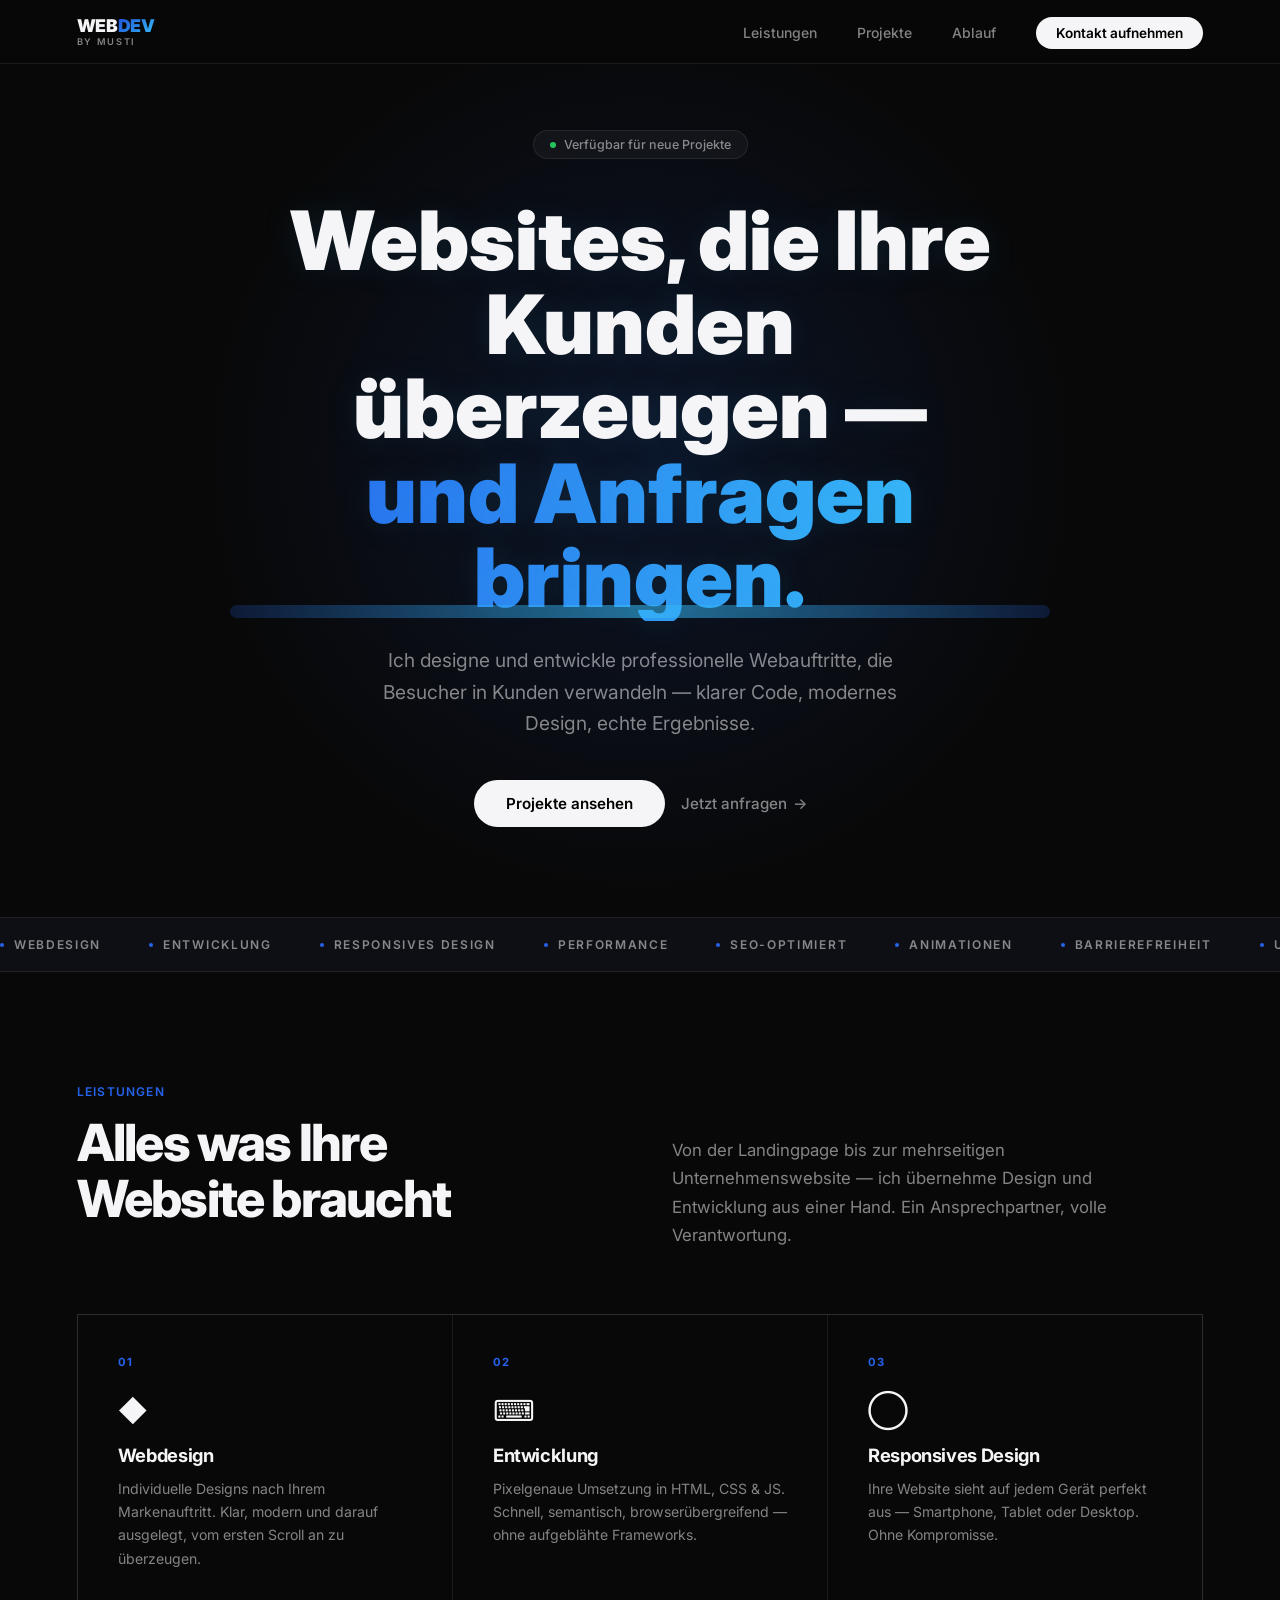
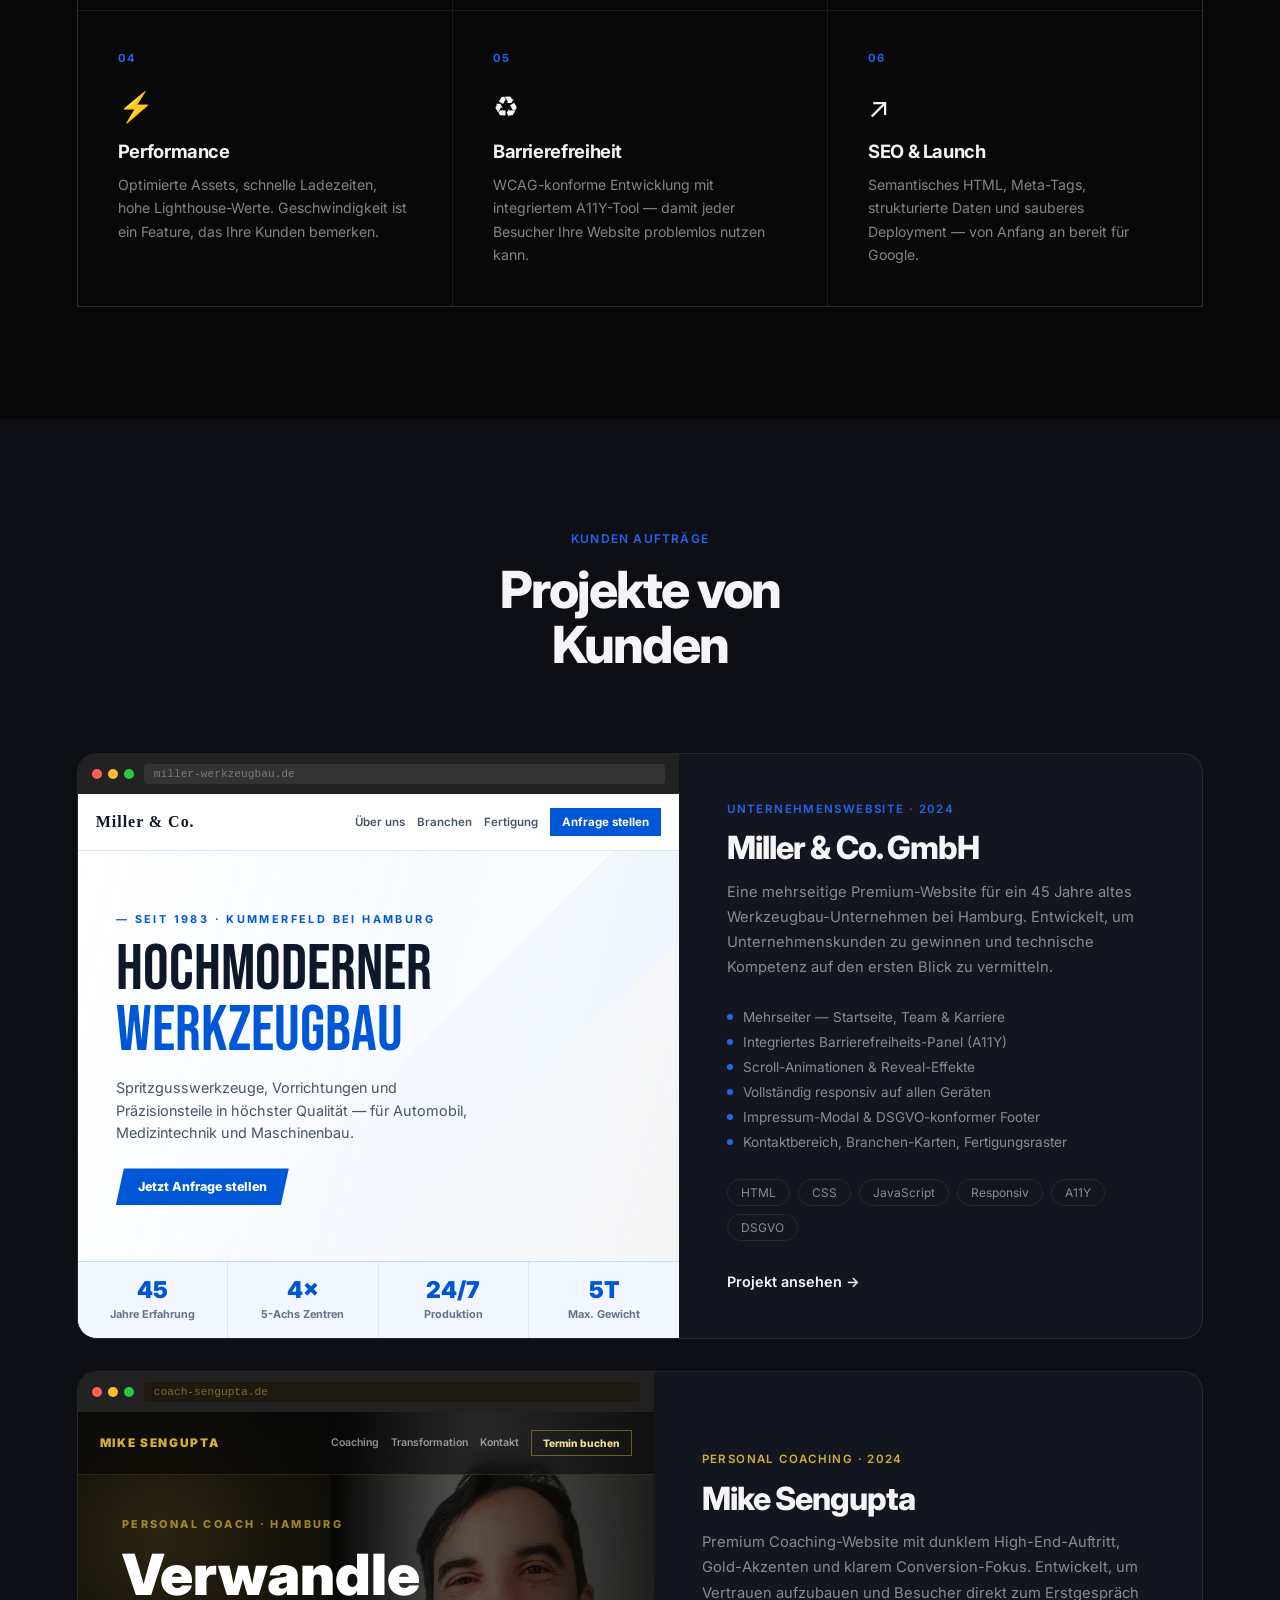
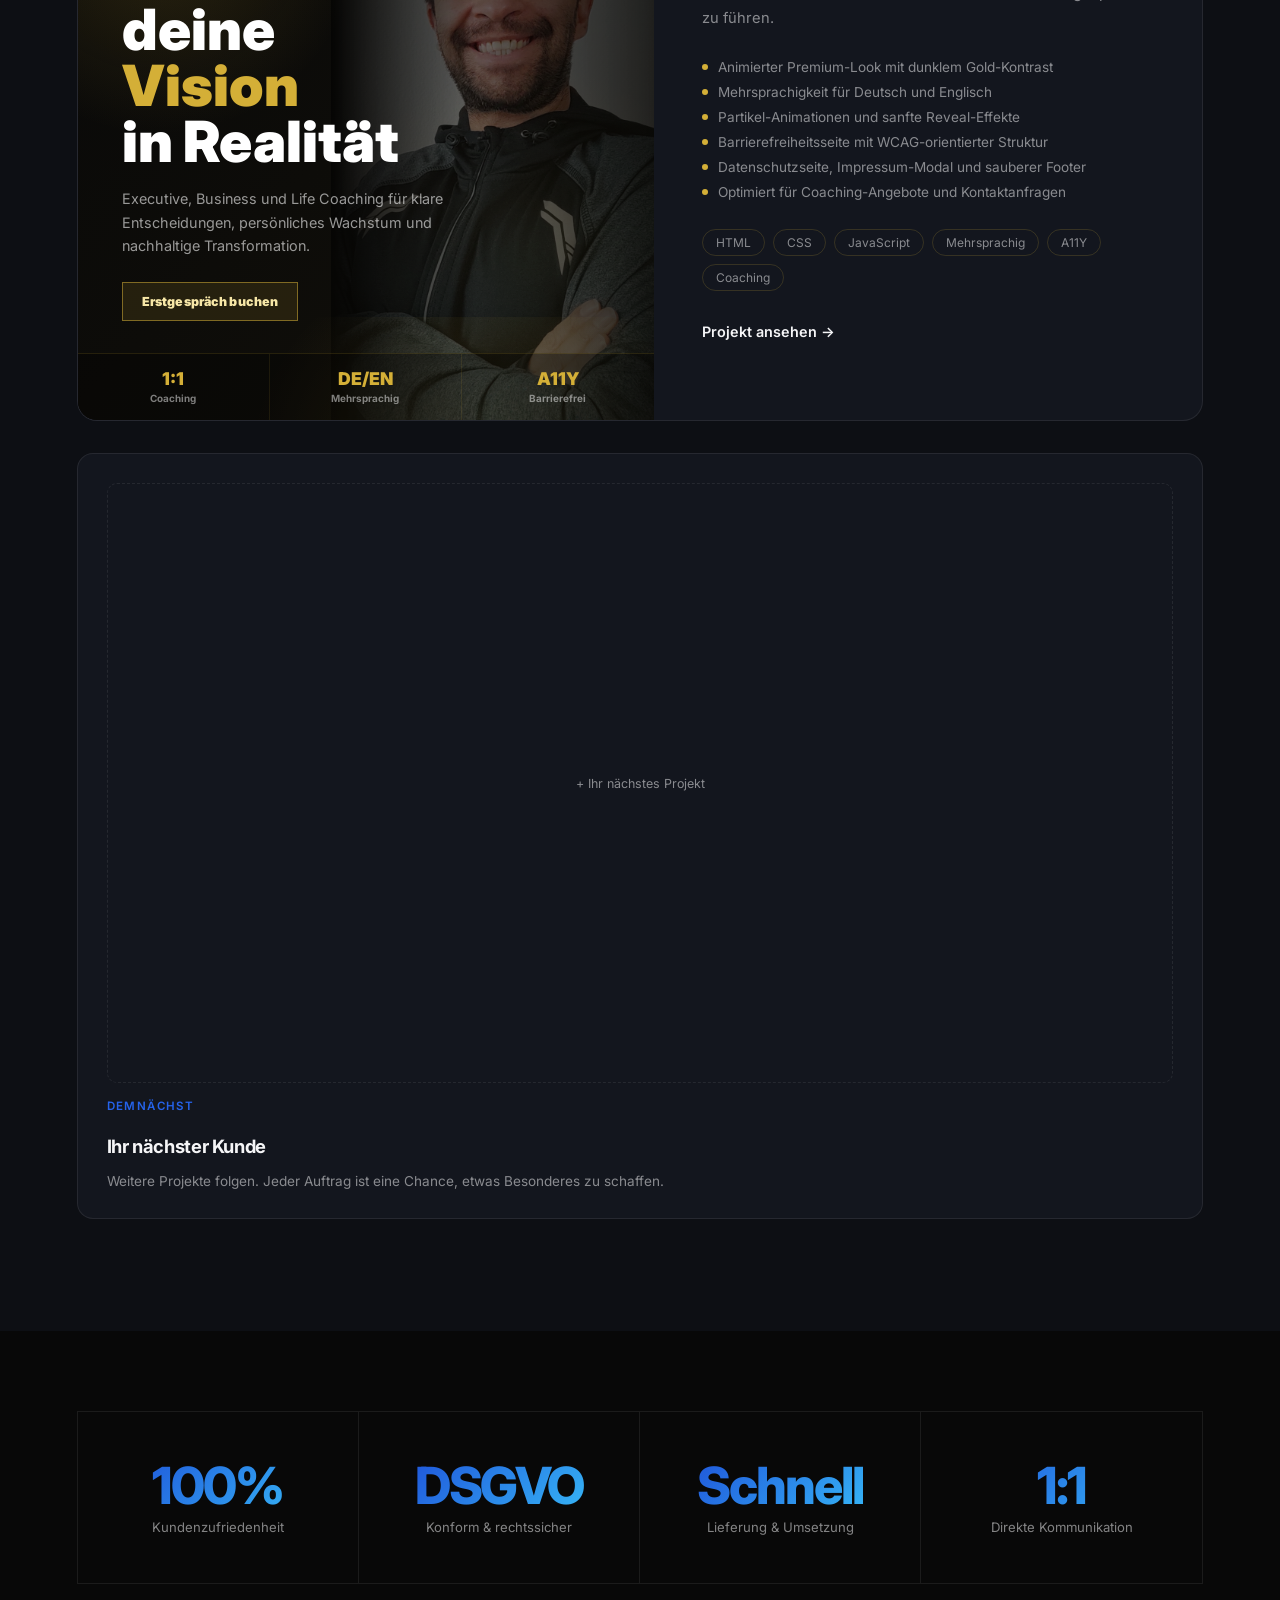
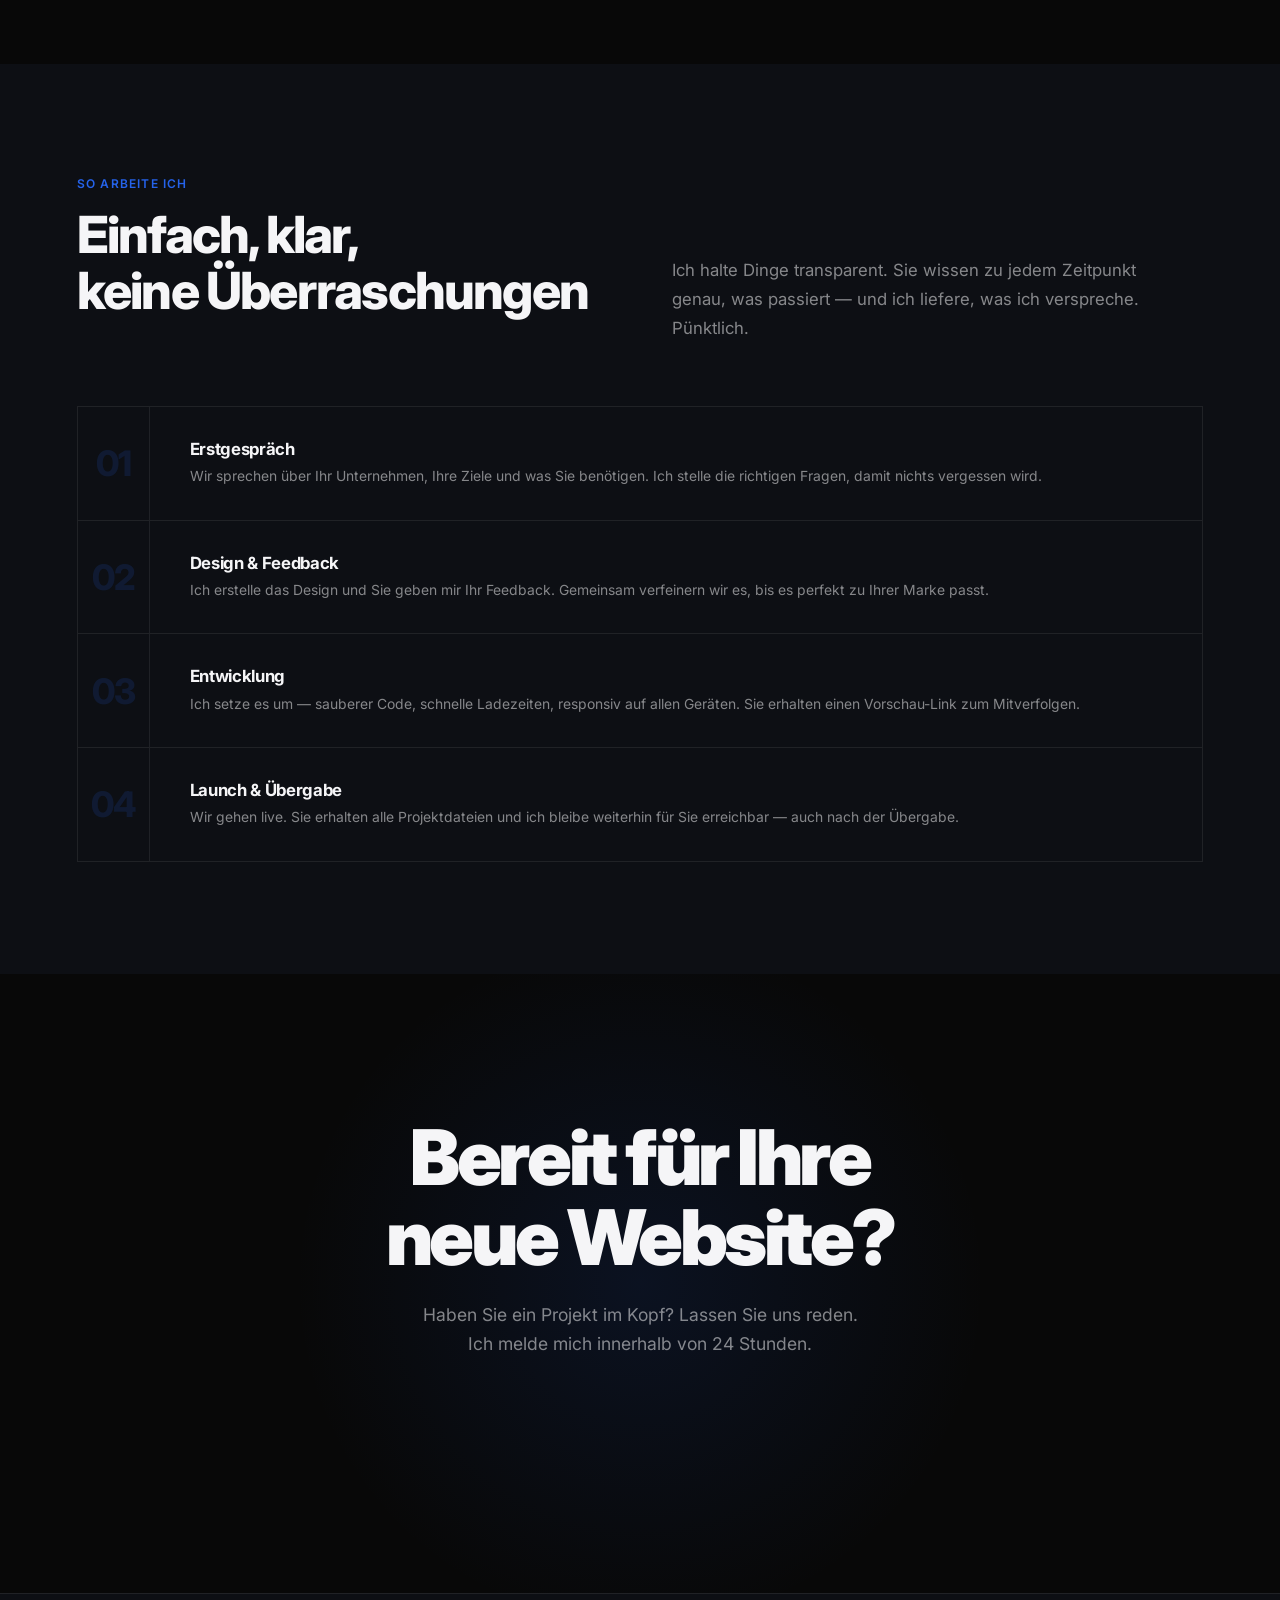
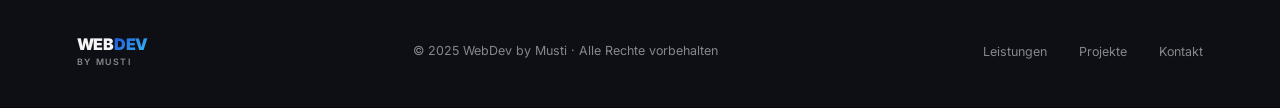
<file: index.html>
<!DOCTYPE html>
<html lang="en">
<head>
  <meta charset="UTF-8">
  <meta name="viewport" content="width=device-width, initial-scale=1.0">
  <title>WebDev by Musti — Experten für Websites & Apps</title>
  <link rel="preconnect" href="https://fonts.googleapis.com">
  <link href="https://fonts.googleapis.com/css2?family=Inter:wght@300;400;500;600;700;800;900&family=Bebas+Neue&display=swap" rel="stylesheet">
  <style>
    *, *::before, *::after { margin: 0; padding: 0; box-sizing: border-box; }

    :root {
      --bg:      #080808;
      --bg2:     #0d0f14;
      --bg3:     #13161e;
      --surface: rgba(255,255,255,0.04);
      --border:  rgba(255,255,255,0.08);
      --text:    #f5f5f7;
      --muted:   rgba(245,245,247,0.52);
      --accent:  #2563eb;
      --accent2: #38bdf8;
      --grad:    linear-gradient(135deg, #1d4ed8, #38bdf8);
    }

    html { scroll-behavior: smooth; }

    body {
      background: var(--bg);
      color: var(--text);
      font-family: 'Inter', -apple-system, BlinkMacSystemFont, sans-serif;
      overflow-x: hidden;
      -webkit-font-smoothing: antialiased;
    }

    /* NAV */
    nav {
      position: fixed;
      top: 0; left: 0; right: 0;
      z-index: 100;
      height: 64px;
      padding: 0 6%;
      display: flex;
      align-items: center;
      justify-content: space-between;
      background: rgba(8,8,8,0.82);
      backdrop-filter: blur(20px) saturate(1.8);
      border-bottom: 1px solid var(--border);
    }

    .logo {
      display: flex;
      flex-direction: column;
      line-height: 1;
      text-decoration: none;
      gap: 2px;
    }
    .logo-main {
      font-size: 1.1rem;
      font-weight: 900;
      letter-spacing: -0.02em;
      color: var(--text);
    }
    .logo-main em {
      font-style: normal;
      background: var(--grad);
      -webkit-background-clip: text;
      -webkit-text-fill-color: transparent;
    }
    .logo-sub {
      font-size: 0.58rem;
      font-weight: 600;
      letter-spacing: 0.18em;
      text-transform: uppercase;
      color: var(--muted);
    }

    .nav-links { display: flex; gap: 2.5rem; list-style: none; }
    .nav-links a {
      color: var(--muted);
      text-decoration: none;
      font-size: 0.875rem;
      font-weight: 500;
      transition: color 0.2s;
    }
    .nav-links a:hover { color: var(--text); }

    .nav-cta {
      background: var(--text) !important;
      color: #000 !important;
      padding: 8px 20px;
      border-radius: 100px;
      font-weight: 600 !important;
      font-size: 0.85rem !important;
      transition: opacity 0.2s !important;
    }
    .nav-cta:hover { opacity: 0.85 !important; }

    /* HERO */
    #hero {
      min-height: 100vh;
      display: flex;
      flex-direction: column;
      align-items: center;
      justify-content: center;
      text-align: center;
      padding: 130px 6% 90px;
      position: relative;
      overflow: hidden;
    }

    .hero-glow {
      position: absolute;
      width: 900px; height: 900px;
      border-radius: 50%;
      background: radial-gradient(circle, rgba(37,99,235,0.14) 0%, transparent 70%);
      top: 50%; left: 50%;
      transform: translate(-50%, -50%);
      pointer-events: none;
    }

    .hero-badge {
      display: inline-flex;
      align-items: center;
      gap: 8px;
      padding: 6px 16px;
      border: 1px solid var(--border);
      border-radius: 100px;
      font-size: 0.78rem;
      font-weight: 500;
      color: var(--muted);
      margin-bottom: 2.5rem;
      background: var(--surface);
      opacity: 0;
      animation: fadeUp 0.8s 0.2s forwards;
    }

    .badge-dot {
      width: 6px; height: 6px;
      border-radius: 50%;
      background: #22c55e;
      animation: blink 2s infinite;
    }

    @keyframes blink {
      0%, 100% { opacity: 1; }
      50% { opacity: 0.3; }
    }

    .hero-title {
      position: relative;
      font-size: clamp(2.45rem, 6.4vw, 5.8rem);
      font-weight: 900;
      line-height: 1.03;
      letter-spacing: 0;
      color: var(--text);
      max-width: 820px;
      text-wrap: balance;
      text-shadow: 0 0 34px rgba(56,189,248,0.10);
      perspective: 900px;
    }

    .hero-line {
      display: block;
      opacity: 0;
      transform: translateY(30px) rotateX(14deg) scale(0.98);
      transform-origin: 50% 100%;
      filter: blur(10px);
      animation: titleLineIn 0.85s cubic-bezier(0.16, 1, 0.3, 1) forwards;
      will-change: transform, opacity, filter;
    }

    .hero-line:nth-child(1) { animation-delay: 0.32s; }
    .hero-line:nth-child(2) { animation-delay: 0.46s; }
    .hero-line:nth-child(3) { animation-delay: 0.60s; }

    .hero-line-accent {
      position: relative;
      width: fit-content;
      margin-inline: auto;
    }

    .hero-title .g {
      position: relative;
      display: inline-block;
      isolation: isolate;
      background: linear-gradient(100deg, #2563eb 0%, #38bdf8 38%, #f5f5f7 52%, #38bdf8 68%, #2563eb 100%);
      background-size: 240% 100%;
      -webkit-background-clip: text;
      -webkit-text-fill-color: transparent;
      animation: gradientFlow 4.8s ease-in-out 1.1s infinite;
    }

    .hero-title .g::after {
      content: '';
      position: absolute;
      left: 0;
      right: 0;
      bottom: 0.03em;
      z-index: -1;
      height: 0.16em;
      border-radius: 999px;
      background: linear-gradient(90deg, rgba(37,99,235,0.2), rgba(56,189,248,0.55), rgba(37,99,235,0.2));
      transform: scaleX(0);
      transform-origin: left;
      animation: accentSweep 0.8s cubic-bezier(0.16, 1, 0.3, 1) 1.15s forwards;
    }

    .hero-sub {
      margin-top: 1.5rem;
      font-size: clamp(1rem, 2vw, 1.2rem);
      font-weight: 400;
      color: var(--muted);
      max-width: 520px;
      line-height: 1.65;
      opacity: 0;
      animation: fadeUp 0.9s 0.6s forwards;
    }

    .hero-actions {
      margin-top: 2.5rem;
      display: flex;
      gap: 1rem;
      align-items: center;
      justify-content: center;
      flex-wrap: wrap;
      opacity: 0;
      animation: fadeUp 0.9s 0.8s forwards;
    }

    .btn-white {
      background: var(--text);
      color: #000;
      padding: 14px 32px;
      border-radius: 100px;
      font-size: 0.95rem;
      font-weight: 600;
      text-decoration: none;
      transition: all 0.2s;
    }
    .btn-white:hover {
      transform: scale(1.02);
      box-shadow: 0 0 30px rgba(255,255,255,0.12);
    }

    .btn-ghost {
      color: var(--muted);
      font-size: 0.95rem;
      font-weight: 500;
      text-decoration: none;
      display: inline-flex;
      align-items: center;
      gap: 6px;
      transition: color 0.2s;
    }
    .btn-ghost:hover { color: var(--text); }
    .arr { transition: transform 0.2s; display: inline-block; }
    .btn-ghost:hover .arr { transform: translateX(4px); }

    /* MARQUEE */
    .marquee-wrap {
      overflow: hidden;
      border-top: 1px solid var(--border);
      border-bottom: 1px solid var(--border);
      padding: 1.2rem 0;
      background: var(--bg2);
    }

    .marquee-track {
      display: flex;
      gap: 3rem;
      animation: ticker 22s linear infinite;
      white-space: nowrap;
    }

    .marquee-item {
      display: flex;
      align-items: center;
      gap: 10px;
      font-size: 0.75rem;
      font-weight: 600;
      letter-spacing: 0.14em;
      text-transform: uppercase;
      color: var(--muted);
      flex-shrink: 0;
    }
    .marquee-item::before {
      content: '';
      display: block;
      width: 4px; height: 4px;
      border-radius: 50%;
      background: var(--accent);
    }

    @keyframes ticker {
      0%   { transform: translateX(0); }
      100% { transform: translateX(-50%); }
    }

    /* SECTIONS */
    section { padding: 7rem 6%; }

    .label {
      font-size: 0.75rem;
      font-weight: 600;
      letter-spacing: 0.1em;
      text-transform: uppercase;
      color: var(--accent);
      margin-bottom: 1rem;
    }

    .title {
      font-size: clamp(2rem, 4vw, 3.5rem);
      font-weight: 800;
      letter-spacing: -0.035em;
      line-height: 1.08;
      color: var(--text);
      margin-bottom: 1.5rem;
    }

    .body-text {
      font-size: 1.05rem;
      color: var(--muted);
      line-height: 1.7;
      max-width: 500px;
    }

    /* SERVICES */
    #services { background: var(--bg); }

    .services-head {
      display: grid;
      grid-template-columns: 1fr 1fr;
      gap: 4rem;
      align-items: end;
      margin-bottom: 4rem;
    }

    .services-grid {
      display: grid;
      grid-template-columns: repeat(3, 1fr);
      gap: 1px;
      background: var(--border);
      border: 1px solid var(--border);
    }

    .svc {
      background: var(--bg);
      padding: 2.5rem;
      transition: background 0.3s;
    }
    .svc:hover { background: var(--bg2); }

    .svc-num {
      font-size: 0.7rem;
      font-weight: 700;
      letter-spacing: 0.12em;
      color: var(--accent);
      margin-bottom: 1.5rem;
    }

    .svc-icon { font-size: 1.8rem; margin-bottom: 1rem; display: block; }

    .svc-title {
      font-size: 1.15rem;
      font-weight: 700;
      color: var(--text);
      letter-spacing: -0.02em;
      margin-bottom: 0.7rem;
    }

    .svc-desc {
      font-size: 0.88rem;
      color: var(--muted);
      line-height: 1.65;
    }

    /* PORTFOLIO */
    #portfolio { background: var(--bg2); }

    .port-head { text-align: center; margin-bottom: 5rem; }

    .feat-card {
      background: var(--bg3);
      border: 1px solid var(--border);
      border-radius: 20px;
      overflow: hidden;
      display: grid;
      grid-template-columns: 1.15fr 1fr;
      margin-bottom: 2rem;
      transition: transform 0.4s, box-shadow 0.4s;
    }
    .feat-card:hover {
      transform: translateY(-4px);
      box-shadow: 0 30px 80px rgba(0,0,0,0.5);
    }

    /* Browser mockup */
    .browser {
      background: #111;
      overflow: hidden;
      min-height: 520px;
      display: flex;
      flex-direction: column;
    }

    .browser-bar {
      background: #222;
      padding: 10px 14px;
      display: flex;
      align-items: center;
      gap: 10px;
      flex-shrink: 0;
    }

    .bdots { display: flex; gap: 6px; }
    .bd { width: 10px; height: 10px; border-radius: 50%; }
    .bd:nth-child(1) { background: #ff5f57; }
    .bd:nth-child(2) { background: #febc2e; }
    .bd:nth-child(3) { background: #28c840; }

    .burl {
      flex: 1;
      background: #333;
      border-radius: 4px;
      padding: 4px 10px;
      font-size: 0.7rem;
      color: rgba(255,255,255,0.35);
      font-family: monospace;
    }

    /* CSS mini-preview of Miller site */
    .miller-preview {
      flex: 1;
      min-height: 420px;
      display: flex;
      flex-direction: column;
      overflow: hidden;
      background: #fff;
      color: #0f172a;
    }

    .mp-nav {
      background: rgba(255,255,255,0.97);
      padding: 14px 18px;
      display: flex;
      align-items: center;
      justify-content: space-between;
      gap: 16px;
      border-bottom: 1px solid rgba(0,87,213,0.15);
      flex-shrink: 0;
    }
    .mp-logo {
      font-family: 'Times New Roman', serif;
      font-size: 1rem;
      color: #0f172a;
      font-weight: bold;
      letter-spacing: 0.06em;
      white-space: nowrap;
    }
    .mp-nav-r {
      display: flex;
      align-items: center;
      justify-content: flex-end;
      gap: 12px;
      min-width: 0;
      flex-wrap: wrap;
    }
    .mp-link {
      font-size: 0.72rem;
      font-weight: 600;
      color: #475569;
      white-space: nowrap;
    }
    .mp-cta-btn {
      background: #0057d5;
      color: white;
      font-size: 0.72rem;
      font-weight: 700;
      padding: 7px 12px;
      white-space: nowrap;
    }

    .mp-hero {
      flex: 1;
      position: relative;
      display: flex;
      flex-direction: column;
      justify-content: center;
      min-height: 0;
      overflow: hidden;
      background:
        linear-gradient(105deg, rgba(255,255,255,0.99) 0%, rgba(247,250,255,0.94) 52%, rgba(255,255,255,0.42) 100%),
        linear-gradient(135deg, transparent 0 53%, rgba(0,87,213,0.12) 53% 68%, rgba(15,23,42,0.08) 68% 100%);
      padding: 44px 38px 38px;
    }
    .mp-tag {
      font-size: 0.68rem;
      font-weight: 700;
      color: #0057d5;
      letter-spacing: 0.22em;
      text-transform: uppercase;
      margin-bottom: 14px;
    }
    .mp-title {
      font-family: 'Bebas Neue', sans-serif;
      font-size: 4rem;
      color: #0f172a;
      line-height: 0.95;
    }
    .mp-title em { color: #0057d5; font-style: normal; }
    .mp-sub {
      font-size: 0.9rem;
      color: #475569;
      margin-top: 16px;
      line-height: 1.55;
      max-width: 70%;
    }
    .mp-btn {
      margin-top: 24px;
      display: inline-block;
      background: #0057d5;
      color: white;
      font-size: 0.78rem;
      font-weight: 800;
      width: fit-content;
      padding: 11px 22px;
      clip-path: polygon(8px 0%, 100% 0%, calc(100% - 8px) 100%, 0% 100%);
    }

    .mp-stats {
      background: #f2f7ff;
      border-top: 1px solid rgba(0,87,213,0.18);
      display: grid;
      grid-template-columns: repeat(4, 1fr);
      flex-shrink: 0;
    }
    .mp-stat {
      text-align: center;
      padding: 17px 8px;
      border-right: 1px solid rgba(0,87,213,0.1);
    }
    .mp-stat:last-child { border-right: none; }
    .mp-stat-n { font-size: 1.45rem; font-weight: 900; color: #0057d5; line-height: 1; }
    .mp-stat-l { font-size: 0.68rem; color: #64748b; margin-top: 5px; font-weight: 700; }

    /* CSS mini-preview of Mike Sengupta site */
    .mike-feature {
      grid-template-columns: 1.05fr 1fr;
      cursor: pointer;
    }

    .mike-browser {
      background: #070707;
      overflow: hidden;
      min-height: 520px;
      display: flex;
      flex-direction: column;
      cursor: pointer;
      position: relative;
    }

    .mike-browser::after {
      content: 'Klicken zum Oeffnen';
      position: absolute;
      inset: 0;
      display: flex;
      align-items: center;
      justify-content: center;
      background: rgba(0,0,0,0.56);
      color: #fff;
      font-size: 0.85rem;
      font-weight: 600;
      letter-spacing: 0.04em;
      opacity: 0;
      transition: opacity 0.25s;
      font-family: 'Inter', sans-serif;
      z-index: 5;
    }

    .mike-browser:hover::after { opacity: 1; }
    .mike-browser .burl {
      background: #1d1a12;
      color: rgba(212,175,55,0.55);
    }

    .mike-site-preview {
      flex: 1;
      min-height: 420px;
      position: relative;
      overflow: hidden;
      display: flex;
      flex-direction: column;
      color: #fff;
      background:
        radial-gradient(circle at 14% 20%, rgba(212,175,55,0.16) 0%, transparent 29%),
        radial-gradient(circle at 78% 72%, rgba(212,175,55,0.1) 0%, transparent 30%),
        linear-gradient(135deg, #080808 0%, #12100a 100%);
    }

    .mike-site-preview::before {
      content: '';
      position: absolute;
      inset: 0 0 0 44%;
      background:
        linear-gradient(90deg, #080808 0%, rgba(8,8,8,0.28) 45%, rgba(8,8,8,0.78) 100%),
        url('MikeSengupta01/images/coach_real.jpg') center/cover;
      opacity: 0.52;
      filter: saturate(0.92) contrast(1.08);
    }

    .mike-site-preview::after {
      content: '';
      position: absolute;
      inset: auto -20% -35% 18%;
      height: 52%;
      background: radial-gradient(circle, rgba(212,175,55,0.16) 0%, transparent 68%);
      pointer-events: none;
    }

    .ms-nav,
    .ms-hero,
    .ms-trust {
      position: relative;
      z-index: 1;
    }

    .ms-nav {
      padding: 18px 22px;
      display: flex;
      align-items: center;
      justify-content: space-between;
      gap: 18px;
      border-bottom: 1px solid rgba(212,175,55,0.16);
      background: rgba(8,8,8,0.58);
      backdrop-filter: blur(12px);
      flex-shrink: 0;
    }

    .ms-logo {
      color: #d4af37;
      font-size: 0.74rem;
      font-weight: 900;
      letter-spacing: 0.14em;
      text-transform: uppercase;
      white-space: nowrap;
    }

    .ms-nav-r {
      display: flex;
      align-items: center;
      justify-content: flex-end;
      gap: 12px;
      flex-wrap: wrap;
    }

    .ms-link {
      font-size: 0.66rem;
      color: rgba(255,255,255,0.55);
      font-weight: 600;
      white-space: nowrap;
    }

    .ms-cta {
      border: 1px solid rgba(212,175,55,0.46);
      color: #f5df91;
      padding: 6px 11px;
      font-size: 0.64rem;
      font-weight: 800;
      white-space: nowrap;
    }

    .ms-hero {
      flex: 1;
      display: flex;
      flex-direction: column;
      justify-content: center;
      padding: 42px 44px 32px;
      max-width: 72%;
    }

    .ms-kicker {
      color: rgba(212,175,55,0.72);
      font-size: 0.68rem;
      letter-spacing: 0.22em;
      text-transform: uppercase;
      margin-bottom: 16px;
      font-weight: 800;
    }

    .ms-title {
      font-size: 3.55rem;
      font-weight: 900;
      letter-spacing: 0;
      line-height: 0.98;
      color: #fff;
    }

    .ms-title em {
      color: #d4af37;
      font-style: normal;
    }

    .ms-sub {
      color: rgba(255,255,255,0.58);
      font-size: 0.9rem;
      line-height: 1.6;
      margin-top: 18px;
      max-width: 420px;
    }

    .ms-btn {
      margin-top: 25px;
      width: fit-content;
      border: 1px solid rgba(212,175,55,0.52);
      background: rgba(212,175,55,0.12);
      color: #f7e7a7;
      padding: 11px 19px;
      font-size: 0.78rem;
      font-weight: 900;
      letter-spacing: 0.01em;
    }

    .ms-trust {
      display: grid;
      grid-template-columns: repeat(3, 1fr);
      border-top: 1px solid rgba(212,175,55,0.14);
      background: rgba(0,0,0,0.34);
      flex-shrink: 0;
    }

    .ms-trust-item {
      padding: 16px 10px;
      text-align: center;
      border-right: 1px solid rgba(212,175,55,0.1);
    }
    .ms-trust-item:last-child { border-right: none; }
    .ms-trust-n { color: #d4af37; font-size: 1.1rem; font-weight: 900; line-height: 1; }
    .ms-trust-l { color: rgba(255,255,255,0.48); font-size: 0.62rem; margin-top: 5px; font-weight: 700; }

    .mike-feature .proj-label { color: #d4af37; }
    .mike-feature .pf::before { background: #d4af37; }
    .mike-feature .tag { border-color: rgba(212,175,55,0.18); }
    .mike-feature .proj-link:hover { color: #d4af37; }

    /* Project info panel */
    .proj-info {
      padding: 3rem;
      display: flex;
      flex-direction: column;
      justify-content: center;
    }

    .proj-label {
      font-size: 0.72rem;
      font-weight: 600;
      letter-spacing: 0.12em;
      text-transform: uppercase;
      color: var(--accent);
      margin-bottom: 0.8rem;
    }

    .proj-title {
      font-size: 2rem;
      font-weight: 800;
      letter-spacing: -0.03em;
      color: var(--text);
      margin-bottom: 0.8rem;
    }

    .proj-desc {
      font-size: 0.92rem;
      color: var(--muted);
      line-height: 1.7;
      margin-bottom: 1.8rem;
    }

    .proj-features {
      display: flex;
      flex-direction: column;
      gap: 9px;
      margin-bottom: 1.8rem;
    }

    .pf {
      display: flex;
      align-items: center;
      gap: 10px;
      font-size: 0.85rem;
      color: var(--muted);
    }
    .pf::before {
      content: '';
      display: block;
      width: 6px; height: 6px;
      border-radius: 50%;
      background: var(--accent);
      flex-shrink: 0;
    }

    .tags { display: flex; flex-wrap: wrap; gap: 8px; margin-bottom: 2rem; }
    .tag {
      padding: 5px 13px;
      border-radius: 100px;
      border: 1px solid var(--border);
      font-size: 0.75rem;
      color: var(--muted);
    }

    .proj-link {
      display: inline-flex;
      align-items: center;
      gap: 8px;
      color: var(--text);
      text-decoration: none;
      font-size: 0.9rem;
      font-weight: 600;
      transition: gap 0.2s;
    }
    .proj-link:hover { gap: 14px; }

    /* Placeholder cards */
    .more-grid {
      display: grid;
      grid-template-columns: repeat(2, 1fr);
      gap: 1.5rem;
    }
    .more-grid .more-card:only-child { grid-column: 1 / -1; }

    .more-card {
      background: var(--bg3);
      border: 1px solid var(--border);
      border-radius: 16px;
      padding: 1.8rem;
      display: flex;
      flex-direction: column;
      gap: 1rem;
      transition: all 0.3s;
    }
    .more-card:hover {
      border-color: rgba(37,99,235,0.3);
      background: var(--bg);
    }

    .placeholder-img {
      width: 100%;
      aspect-ratio: 16/9;
      border-radius: 10px;
      border: 1px dashed var(--border);
      display: flex;
      align-items: center;
      justify-content: center;
      font-size: 0.78rem;
      color: var(--muted);
    }

    .more-title {
      font-size: 1.15rem;
      font-weight: 700;
      color: var(--text);
      letter-spacing: -0.02em;
    }
    .more-desc { font-size: 0.85rem; color: var(--muted); }

    /* STATS */
    #stats { background: var(--bg); padding: 5rem 6%; }

    .stats-row {
      display: grid;
      grid-template-columns: repeat(4, 1fr);
      border: 1px solid var(--border);
    }

    .stat-box {
      padding: 3rem 2rem;
      text-align: center;
      border-right: 1px solid var(--border);
    }
    .stat-box:last-child { border-right: none; }

    .stat-n {
      display: block;
      font-size: 3.2rem;
      font-weight: 800;
      letter-spacing: -0.04em;
      line-height: 1;
      background: var(--grad);
      -webkit-background-clip: text;
      -webkit-text-fill-color: transparent;
      margin-bottom: 0.5rem;
    }
    .stat-l { font-size: 0.82rem; color: var(--muted); }

    /* PROCESS */
    #process { background: var(--bg2); }

    .process-head {
      display: grid;
      grid-template-columns: 1fr 1fr;
      gap: 4rem;
      align-items: end;
      margin-bottom: 4rem;
    }

    .steps { border: 1px solid var(--border); }

    .step {
      display: grid;
      grid-template-columns: 72px 1fr;
      border-bottom: 1px solid var(--border);
      transition: background 0.25s;
    }
    .step:last-child { border-bottom: none; }
    .step:hover { background: var(--bg3); }

    .step-n {
      padding: 2rem;
      font-size: 2.2rem;
      font-weight: 800;
      color: rgba(37,99,235,0.14);
      letter-spacing: -0.04em;
      display: flex;
      align-items: center;
      justify-content: center;
      border-right: 1px solid var(--border);
    }

    .step-body { padding: 2rem 2.5rem; }
    .step-title {
      font-size: 1.05rem;
      font-weight: 700;
      color: var(--text);
      letter-spacing: -0.02em;
      margin-bottom: 0.4rem;
    }
    .step-desc { font-size: 0.87rem; color: var(--muted); line-height: 1.6; }

    /* CTA */
    #cta {
      background: var(--bg);
      text-align: center;
      padding: 9rem 6%;
      position: relative;
      overflow: hidden;
    }
    #cta::before {
      content: '';
      position: absolute;
      width: 700px; height: 700px;
      border-radius: 50%;
      background: radial-gradient(circle, rgba(37,99,235,0.11) 0%, transparent 70%);
      top: 50%; left: 50%;
      transform: translate(-50%, -50%);
      pointer-events: none;
    }

    .cta-title {
      font-size: clamp(2.5rem, 6vw, 5.5rem);
      font-weight: 900;
      letter-spacing: -0.045em;
      line-height: 1.04;
      margin-bottom: 1.5rem;
      position: relative;
    }

    .cta-sub {
      font-size: 1.1rem;
      color: var(--muted);
      max-width: 440px;
      margin: 0 auto 2.5rem;
      line-height: 1.6;
      position: relative;
    }

    .cta-btns {
      display: flex;
      gap: 1rem;
      justify-content: center;
      flex-wrap: wrap;
      position: relative;
    }

    .btn-grad {
      background: var(--grad);
      color: #fff;
      padding: 15px 36px;
      border-radius: 100px;
      font-size: 0.95rem;
      font-weight: 600;
      text-decoration: none;
      transition: all 0.22s;
    }
    .btn-grad:hover {
      transform: scale(1.03);
      box-shadow: 0 0 40px rgba(37,99,235,0.4);
    }

    .btn-border {
      background: transparent;
      color: var(--text);
      padding: 15px 36px;
      border-radius: 100px;
      font-size: 0.95rem;
      font-weight: 600;
      text-decoration: none;
      border: 1px solid var(--border);
      transition: all 0.22s;
    }
    .btn-border:hover {
      border-color: rgba(255,255,255,0.25);
      background: var(--surface);
    }

    /* FOOTER */
    footer {
      background: var(--bg2);
      border-top: 1px solid var(--border);
      padding: 2.5rem 6%;
      display: flex;
      align-items: center;
      justify-content: space-between;
      flex-wrap: wrap;
      gap: 1rem;
    }

    .f-logo {
      display: flex;
      flex-direction: column;
      gap: 2px;
      text-decoration: none;
    }
    .f-logo-main {
      font-size: 1rem;
      font-weight: 900;
      letter-spacing: -0.02em;
      color: var(--text);
    }
    .f-logo-main em {
      font-style: normal;
      background: var(--grad);
      -webkit-background-clip: text;
      -webkit-text-fill-color: transparent;
    }
    .f-logo-sub {
      font-size: 0.55rem;
      font-weight: 600;
      letter-spacing: 0.18em;
      text-transform: uppercase;
      color: var(--muted);
    }

    .f-copy { font-size: 0.78rem; color: var(--muted); }

    .f-links { display: flex; gap: 2rem; list-style: none; }
    .f-links a {
      font-size: 0.78rem;
      color: var(--muted);
      text-decoration: none;
      transition: color 0.2s;
    }
    .f-links a:hover { color: var(--text); }

    /* PROJECT MODAL */
    .proj-modal {
      position: fixed;
      inset: 0;
      z-index: 500;
      display: flex;
      flex-direction: column;
      background: #000;
      opacity: 0;
      pointer-events: none;
      transition: opacity 0.3s ease;
    }
    .proj-modal.open {
      opacity: 1;
      pointer-events: all;
    }
    .proj-modal-bar {
      display: flex;
      align-items: center;
      gap: 1rem;
      padding: 0 1.5rem;
      height: 52px;
      background: #111;
      border-bottom: 1px solid var(--border);
      flex-shrink: 0;
    }
    .modal-bdots { display: flex; gap: 6px; flex-shrink: 0; }
    .modal-bd { width: 10px; height: 10px; border-radius: 50%; }
    .modal-bd:nth-child(1) { background: #ff5f57; }
    .modal-bd:nth-child(2) { background: #febc2e; }
    .modal-bd:nth-child(3) { background: #28c840; }
    .modal-url {
      flex: 1;
      background: #222;
      border-radius: 6px;
      padding: 5px 14px;
      font-size: 0.75rem;
      font-family: monospace;
      color: rgba(255,255,255,0.45);
      white-space: nowrap;
      overflow: hidden;
      text-overflow: ellipsis;
    }
    .modal-close {
      display: inline-flex;
      align-items: center;
      gap: 6px;
      background: rgba(255,255,255,0.08);
      border: 1px solid var(--border);
      color: var(--text);
      font-size: 0.85rem;
      font-weight: 600;
      font-family: 'Inter', sans-serif;
      line-height: 1;
      cursor: pointer;
      padding: 7px 14px;
      border-radius: 100px;
      transition: background 0.2s;
      flex-shrink: 0;
      letter-spacing: 0.01em;
    }
    .modal-close:hover { background: rgba(255,255,255,0.15); }
    .proj-modal iframe {
      flex: 1;
      border: none;
      width: 100%;
      background: #fff;
    }

    /* Clickable browser preview */
    .browser {
      cursor: pointer;
      position: relative;
    }
    .browser::after {
      content: 'Klicken zum Öffnen ↗';
      position: absolute;
      inset: 0;
      display: flex;
      align-items: center;
      justify-content: center;
      background: rgba(0,0,0,0.55);
      color: #fff;
      font-size: 0.85rem;
      font-weight: 600;
      letter-spacing: 0.04em;
      opacity: 0;
      transition: opacity 0.25s;
      font-family: 'Inter', sans-serif;
    }
    .browser:hover::after { opacity: 1; }

    /* ANIMATIONS */
    @keyframes fadeUp {
      from { opacity: 0; transform: translateY(24px); }
      to   { opacity: 1; transform: translateY(0); }
    }

    @keyframes titleLineIn {
      to {
        opacity: 1;
        transform: translateY(0) rotateX(0) scale(1);
        filter: blur(0);
      }
    }

    @keyframes gradientFlow {
      0%, 100% { background-position: 0% 50%; }
      50% { background-position: 100% 50%; }
    }

    @keyframes accentSweep {
      to { transform: scaleX(1); }
    }

    .reveal {
      opacity: 0;
      transform: translateY(22px);
      transition: opacity 0.7s ease, transform 0.7s ease;
    }
    .reveal.visible { opacity: 1; transform: translateY(0); }

    /* MOBILE */
    @media (max-width: 900px) {
      .nav-links { display: none; }
      .services-head { grid-template-columns: 1fr; gap: 1.5rem; }
      .services-grid { grid-template-columns: 1fr; }
      .feat-card { grid-template-columns: 1fr; }
      .ms-hero { max-width: 82%; }
      .more-grid { grid-template-columns: 1fr; }
      .process-head { grid-template-columns: 1fr; gap: 1.5rem; }
      .stats-row { grid-template-columns: 1fr 1fr; }
      .stat-box:nth-child(2) { border-right: none; }
      .stat-box:nth-child(3) { border-right: 1px solid var(--border); border-top: 1px solid var(--border); }
      .stat-box:nth-child(4) { border-top: 1px solid var(--border); border-right: none; }
    }
    @media (max-width: 540px) {
      section { padding: 5rem 5%; }
      #stats { padding: 4rem 5%; }
      .hero-title {
        font-size: clamp(2.15rem, 10.5vw, 3.35rem);
        line-height: 1.08;
        max-width: 100%;
      }
      .feat-card { border-radius: 14px; }
      .browser { min-height: 430px; }
      .miller-preview { min-height: 360px; }
      .mp-nav {
        align-items: flex-start;
        padding: 10px 12px;
        gap: 8px;
      }
      .mp-logo { font-size: 0.78rem; }
      .mp-nav-r { gap: 6px; }
      .mp-link,
      .mp-cta-btn { font-size: 0.54rem; }
      .mp-cta-btn { padding: 5px 7px; }
      .mp-hero { padding: 28px 18px 24px; }
      .mp-tag {
        font-size: 0.52rem;
        letter-spacing: 0.12em;
        line-height: 1.35;
        margin-bottom: 10px;
      }
      .mp-title { font-size: 3rem; }
      .mp-sub {
        font-size: 0.74rem;
        max-width: 100%;
        margin-top: 12px;
      }
      .mp-btn {
        margin-top: 18px;
        font-size: 0.68rem;
        padding: 9px 16px;
      }
      .mp-stat { padding: 12px 4px; }
      .mp-stat-n { font-size: 1.1rem; }
      .mp-stat-l { font-size: 0.54rem; }
      .mike-browser { min-height: 430px; }
      .mike-site-preview { min-height: 360px; }
      .mike-site-preview::before {
        inset: 28% 0 0 36%;
        opacity: 0.38;
      }
      .ms-nav {
        align-items: flex-start;
        padding: 12px 14px;
        gap: 8px;
      }
      .ms-logo { font-size: 0.62rem; }
      .ms-nav-r { gap: 6px; }
      .ms-link,
      .ms-cta { font-size: 0.52rem; }
      .ms-cta { padding: 5px 7px; }
      .ms-hero {
        padding: 28px 18px 22px;
        max-width: 100%;
      }
      .ms-kicker {
        font-size: 0.52rem;
        letter-spacing: 0.13em;
        line-height: 1.35;
        margin-bottom: 10px;
      }
      .ms-title { font-size: 2.6rem; }
      .ms-sub {
        font-size: 0.74rem;
        margin-top: 12px;
        max-width: 92%;
      }
      .ms-btn {
        margin-top: 18px;
        font-size: 0.68rem;
        padding: 9px 14px;
      }
      .ms-trust-item { padding: 12px 4px; }
      .ms-trust-n { font-size: 0.95rem; }
      .ms-trust-l { font-size: 0.52rem; }
    }
  </style>
</head>
<body>

<!-- NAV -->
<nav>
  <a href="#" class="logo">
    <span class="logo-main">WEB<em>DEV</em></span>
    <span class="logo-sub">by Musti</span>
  </a>
  <ul class="nav-links">
    <li><a href="#services">Leistungen</a></li>
    <li><a href="#portfolio">Projekte</a></li>
    <li><a href="#process">Ablauf</a></li>
    <li><a href="#cta" class="nav-cta">Kontakt aufnehmen</a></li>
  </ul>
</nav>

<!-- HERO -->
<section id="hero">
  <div class="hero-glow"></div>

  <div class="hero-badge">
    <div class="badge-dot"></div>
    Verfügbar für neue Projekte
  </div>

  <h1 class="hero-title">
    <span class="hero-line">Websites, die Ihre</span>
    <span class="hero-line">Kunden überzeugen &mdash;</span>
    <span class="hero-line hero-line-accent"><span class="g">und Anfragen bringen.</span></span>
  </h1>

  <p class="hero-sub">
    Ich designe und entwickle professionelle Webauftritte, die Besucher in Kunden verwandeln &mdash; klarer Code, modernes Design, echte Ergebnisse.
  </p>

  <div class="hero-actions">
    <a href="#portfolio" class="btn-white">Projekte ansehen</a>
    <a href="#cta" class="btn-ghost">
      Jetzt anfragen <span class="arr">&#8594;</span>
    </a>
  </div>
</section>

<!-- MARQUEE -->
<div class="marquee-wrap">
  <div class="marquee-track">
    <span class="marquee-item">Webdesign</span>
    <span class="marquee-item">Entwicklung</span>
    <span class="marquee-item">Responsives Design</span>
    <span class="marquee-item">Performance</span>
    <span class="marquee-item">SEO-optimiert</span>
    <span class="marquee-item">Animationen</span>
    <span class="marquee-item">Barrierefreiheit</span>
    <span class="marquee-item">Unternehmenswebsites</span>
    <span class="marquee-item">Landingpages</span>
    <span class="marquee-item">Webdesign</span>
    <span class="marquee-item">Entwicklung</span>
    <span class="marquee-item">Responsives Design</span>
    <span class="marquee-item">Performance</span>
    <span class="marquee-item">SEO-optimiert</span>
    <span class="marquee-item">Animationen</span>
    <span class="marquee-item">Barrierefreiheit</span>
    <span class="marquee-item">Unternehmenswebsites</span>
    <span class="marquee-item">Landingpages</span>
  </div>
</div>

<!-- SERVICES -->
<section id="services">
  <div class="services-head">
    <div>
      <div class="label reveal">Leistungen</div>
      <h2 class="title reveal">Alles was Ihre<br>Website braucht</h2>
    </div>
    <p class="body-text reveal">Von der Landingpage bis zur mehrseitigen Unternehmenswebsite &mdash; ich übernehme Design und Entwicklung aus einer Hand. Ein Ansprechpartner, volle Verantwortung.</p>
  </div>

  <div class="services-grid">
    <div class="svc reveal">
      <div class="svc-num">01</div>
      <span class="svc-icon">&#9670;</span>
      <div class="svc-title">Webdesign</div>
      <p class="svc-desc">Individuelle Designs nach Ihrem Markenauftritt. Klar, modern und darauf ausgelegt, vom ersten Scroll an zu überzeugen.</p>
    </div>
    <div class="svc reveal">
      <div class="svc-num">02</div>
      <span class="svc-icon">&#9000;</span>
      <div class="svc-title">Entwicklung</div>
      <p class="svc-desc">Pixelgenaue Umsetzung in HTML, CSS &amp; JS. Schnell, semantisch, browserübergreifend &mdash; ohne aufgeblähte Frameworks.</p>
    </div>
    <div class="svc reveal">
      <div class="svc-num">03</div>
      <span class="svc-icon">&#9711;</span>
      <div class="svc-title">Responsives Design</div>
      <p class="svc-desc">Ihre Website sieht auf jedem Gerät perfekt aus &mdash; Smartphone, Tablet oder Desktop. Ohne Kompromisse.</p>
    </div>
    <div class="svc reveal">
      <div class="svc-num">04</div>
      <span class="svc-icon">&#9889;</span>
      <div class="svc-title">Performance</div>
      <p class="svc-desc">Optimierte Assets, schnelle Ladezeiten, hohe Lighthouse-Werte. Geschwindigkeit ist ein Feature, das Ihre Kunden bemerken.</p>
    </div>
    <div class="svc reveal">
      <div class="svc-num">05</div>
      <span class="svc-icon">&#9851;</span>
      <div class="svc-title">Barrierefreiheit</div>
      <p class="svc-desc">WCAG-konforme Entwicklung mit integriertem A11Y-Tool &mdash; damit jeder Besucher Ihre Website problemlos nutzen kann.</p>
    </div>
    <div class="svc reveal">
      <div class="svc-num">06</div>
      <span class="svc-icon">&#8599;</span>
      <div class="svc-title">SEO &amp; Launch</div>
      <p class="svc-desc">Semantisches HTML, Meta-Tags, strukturierte Daten und sauberes Deployment &mdash; von Anfang an bereit für Google.</p>
    </div>
  </div>
</section>

<!-- PORTFOLIO -->
<section id="portfolio">
  <div class="port-head reveal">
    <div class="label">Kunden Aufträge</div>
    <h2 class="title">Projekte von<br>Kunden</h2>
  </div>

  <!-- Featured: Miller & Co. -->
  <div class="feat-card reveal">
    <div class="browser">
      <div class="browser-bar">
        <div class="bdots">
          <div class="bd"></div>
          <div class="bd"></div>
          <div class="bd"></div>
        </div>
        <div class="burl">miller-werkzeugbau.de</div>
      </div>
      <div class="miller-preview">
        <div class="mp-nav">
          <div class="mp-logo">Miller &amp; Co.</div>
          <div class="mp-nav-r">
            <span class="mp-link">&#220;ber uns</span>
            <span class="mp-link">Branchen</span>
            <span class="mp-link">Fertigung</span>
            <span class="mp-cta-btn">Anfrage stellen</span>
          </div>
        </div>
        <div class="mp-hero">
          <div class="mp-tag">&#8212; Seit 1983 &middot; Kummerfeld bei Hamburg</div>
          <div class="mp-title">Hochmoderner<br><em>Werkzeugbau</em></div>
          <div class="mp-sub">Spritzgusswerkzeuge, Vorrichtungen und Pr&#228;zisionsteile in h&#246;chster Qualit&#228;t &mdash; f&#252;r Automobil, Medizintechnik und Maschinenbau.</div>
          <div class="mp-btn">Jetzt Anfrage stellen</div>
        </div>
        <div class="mp-stats">
          <div class="mp-stat"><div class="mp-stat-n">45</div><div class="mp-stat-l">Jahre Erfahrung</div></div>
          <div class="mp-stat"><div class="mp-stat-n">4&times;</div><div class="mp-stat-l">5-Achs Zentren</div></div>
          <div class="mp-stat"><div class="mp-stat-n">24/7</div><div class="mp-stat-l">Produktion</div></div>
          <div class="mp-stat"><div class="mp-stat-n">5T</div><div class="mp-stat-l">Max. Gewicht</div></div>
        </div>
      </div>
    </div>

    <div class="proj-info">
      <div class="proj-label">Unternehmenswebsite &middot; 2024</div>
      <h3 class="proj-title">Miller &amp; Co. GmbH</h3>
      <p class="proj-desc">Eine mehrseitige Premium-Website für ein 45 Jahre altes Werkzeugbau-Unternehmen bei Hamburg. Entwickelt, um Unternehmenskunden zu gewinnen und technische Kompetenz auf den ersten Blick zu vermitteln.</p>

      <div class="proj-features">
        <div class="pf">Mehrseiter &mdash; Startseite, Team &amp; Karriere</div>
        <div class="pf">Integriertes Barrierefreiheits-Panel (A11Y)</div>
        <div class="pf">Scroll-Animationen &amp; Reveal-Effekte</div>
        <div class="pf">Vollständig responsiv auf allen Geräten</div>
        <div class="pf">Impressum-Modal &amp; DSGVO-konformer Footer</div>
        <div class="pf">Kontaktbereich, Branchen-Karten, Fertigungsraster</div>
      </div>

      <div class="tags">
        <span class="tag">HTML</span>
        <span class="tag">CSS</span>
        <span class="tag">JavaScript</span>
        <span class="tag">Responsiv</span>
        <span class="tag">A11Y</span>
        <span class="tag">DSGVO</span>
      </div>

      <a href="#" class="proj-link" id="millerOpen">Projekt ansehen &#8594;</a>
    </div>
  </div>

  <!-- Featured: Mike Sengupta -->
  <div class="feat-card mike-feature reveal" id="mikeCard">
    <div class="mike-browser">
      <div class="browser-bar">
        <div class="bdots">
          <div class="bd"></div>
          <div class="bd"></div>
          <div class="bd"></div>
        </div>
        <div class="burl">coach-sengupta.de</div>
      </div>
      <div class="mike-site-preview">
        <div class="ms-nav">
          <div class="ms-logo">Mike Sengupta</div>
          <div class="ms-nav-r">
            <span class="ms-link">Coaching</span>
            <span class="ms-link">Transformation</span>
            <span class="ms-link">Kontakt</span>
            <span class="ms-cta">Termin buchen</span>
          </div>
        </div>
        <div class="ms-hero">
          <div class="ms-kicker">Personal Coach &middot; Hamburg</div>
          <div class="ms-title">Verwandle deine<br><em>Vision</em><br>in Realit&auml;t</div>
          <div class="ms-sub">Executive, Business und Life Coaching f&uuml;r klare Entscheidungen, pers&ouml;nliches Wachstum und nachhaltige Transformation.</div>
          <div class="ms-btn">Erstgespr&auml;ch buchen</div>
        </div>
        <div class="ms-trust">
          <div class="ms-trust-item"><div class="ms-trust-n">1:1</div><div class="ms-trust-l">Coaching</div></div>
          <div class="ms-trust-item"><div class="ms-trust-n">DE/EN</div><div class="ms-trust-l">Mehrsprachig</div></div>
          <div class="ms-trust-item"><div class="ms-trust-n">A11Y</div><div class="ms-trust-l">Barrierefrei</div></div>
        </div>
      </div>
    </div>

    <div class="proj-info">
      <div class="proj-label">Personal Coaching &middot; 2024</div>
      <h3 class="proj-title">Mike Sengupta</h3>
      <p class="proj-desc">Premium Coaching-Website mit dunklem High-End-Auftritt, Gold-Akzenten und klarem Conversion-Fokus. Entwickelt, um Vertrauen aufzubauen und Besucher direkt zum Erstgespr&auml;ch zu f&uuml;hren.</p>

      <div class="proj-features">
        <div class="pf">Animierter Premium-Look mit dunklem Gold-Kontrast</div>
        <div class="pf">Mehrsprachigkeit f&uuml;r Deutsch und Englisch</div>
        <div class="pf">Partikel-Animationen und sanfte Reveal-Effekte</div>
        <div class="pf">Barrierefreiheitsseite mit WCAG-orientierter Struktur</div>
        <div class="pf">Datenschutzseite, Impressum-Modal und sauberer Footer</div>
        <div class="pf">Optimiert f&uuml;r Coaching-Angebote und Kontaktanfragen</div>
      </div>

      <div class="tags">
        <span class="tag">HTML</span>
        <span class="tag">CSS</span>
        <span class="tag">JavaScript</span>
        <span class="tag">Mehrsprachig</span>
        <span class="tag">A11Y</span>
        <span class="tag">Coaching</span>
      </div>

      <a href="#" class="proj-link" id="mikeOpen">Projekt ansehen &#8594;</a>
    </div>
  </div>

  <!-- Weitere Projekte -->
  <div class="more-grid">
    <div class="more-card reveal">
      <div class="placeholder-img">+ Ihr nächstes Projekt</div>
      <div class="proj-label" style="margin-bottom:0.4rem;">Demnächst</div>
      <div class="more-title">Ihr nächster Kunde</div>
      <p class="more-desc">Weitere Projekte folgen. Jeder Auftrag ist eine Chance, etwas Besonderes zu schaffen.</p>
    </div>
  </div>
</section>

<!-- STATS -->
<section id="stats">
  <div class="stats-row">
    <div class="stat-box reveal">
      <span class="stat-n">100%</span>
      <div class="stat-l">Kundenzufriedenheit</div>
    </div>
    <div class="stat-box reveal">
      <span class="stat-n">DSGVO</span>
      <div class="stat-l">Konform &amp; rechtssicher</div>
    </div>
    <div class="stat-box reveal">
      <span class="stat-n">Schnell</span>
      <div class="stat-l">Lieferung &amp; Umsetzung</div>
    </div>
    <div class="stat-box reveal">
      <span class="stat-n">1:1</span>
      <div class="stat-l">Direkte Kommunikation</div>
    </div>
  </div>
</section>

<!-- PROCESS -->
<section id="process">
  <div class="process-head">
    <div>
      <div class="label reveal">So arbeite ich</div>
      <h2 class="title reveal">Einfach, klar,<br>keine Überraschungen</h2>
    </div>
    <p class="body-text reveal">Ich halte Dinge transparent. Sie wissen zu jedem Zeitpunkt genau, was passiert &mdash; und ich liefere, was ich verspreche. Pünktlich.</p>
  </div>

  <div class="steps reveal">
    <div class="step">
      <div class="step-n">01</div>
      <div class="step-body">
        <div class="step-title">Erstgespräch</div>
        <p class="step-desc">Wir sprechen über Ihr Unternehmen, Ihre Ziele und was Sie benötigen. Ich stelle die richtigen Fragen, damit nichts vergessen wird.</p>
      </div>
    </div>
    <div class="step">
      <div class="step-n">02</div>
      <div class="step-body">
        <div class="step-title">Design &amp; Feedback</div>
        <p class="step-desc">Ich erstelle das Design und Sie geben mir Ihr Feedback. Gemeinsam verfeinern wir es, bis es perfekt zu Ihrer Marke passt.</p>
      </div>
    </div>
    <div class="step">
      <div class="step-n">03</div>
      <div class="step-body">
        <div class="step-title">Entwicklung</div>
        <p class="step-desc">Ich setze es um &mdash; sauberer Code, schnelle Ladezeiten, responsiv auf allen Geräten. Sie erhalten einen Vorschau-Link zum Mitverfolgen.</p>
      </div>
    </div>
    <div class="step">
      <div class="step-n">04</div>
      <div class="step-body">
        <div class="step-title">Launch &amp; Übergabe</div>
        <p class="step-desc">Wir gehen live. Sie erhalten alle Projektdateien und ich bleibe weiterhin für Sie erreichbar &mdash; auch nach der Übergabe.</p>
      </div>
    </div>
  </div>
</section>

<!-- CTA -->
<section id="cta">
  <h2 class="cta-title reveal">
    Bereit für Ihre<br>neue Website?
  </h2>
  <p class="cta-sub reveal">Haben Sie ein Projekt im Kopf? Lassen Sie uns reden. Ich melde mich innerhalb von 24 Stunden.</p>
  <div class="cta-btns reveal">
    <a href="mailto:official.propsproduction@gmail.com" class="btn-grad">Jetzt Anfrage stellen</a>
    <a href="#portfolio" class="btn-border">Projekte ansehen</a>
  </div>
</section>

<!-- PROJECT MODAL: Miller & Co. -->
<div class="proj-modal" id="millerModal" role="dialog" aria-label="Miller & Co. GmbH Projekt">
  <div class="proj-modal-bar">
    <div class="modal-bdots">
      <div class="modal-bd"></div>
      <div class="modal-bd"></div>
      <div class="modal-bd"></div>
    </div>
    <div class="modal-url">miller-werkzeugbau.de &mdash; Miller &amp; Co. GmbH</div>
    <button class="modal-close" id="millerClose" aria-label="Zurück zur Portfolio">&#8592; Zurück</button>
  </div>
  <iframe id="millerFrame" src="" title="Miller &amp; Co. GmbH Website"></iframe>
</div>

<!-- PROJECT MODAL: Mike Sengupta -->
<div class="proj-modal" id="mikeModal" role="dialog" aria-label="Mike Sengupta Coaching Projekt">
  <div class="proj-modal-bar">
    <div class="modal-bdots">
      <div class="modal-bd"></div>
      <div class="modal-bd"></div>
      <div class="modal-bd"></div>
    </div>
    <div class="modal-url">Mike Sengupta &mdash; Personal Coaching Website</div>
    <button class="modal-close" id="mikeClose" aria-label="Zurück zur Portfolio">&#8592; Zurück</button>
  </div>
  <iframe id="mikeFrame" src="" title="Mike Sengupta Personal Coaching Website"></iframe>
</div>

<!-- FOOTER -->
<footer>
  <a href="#" class="f-logo">
    <span class="f-logo-main">WEB<em>DEV</em></span>
    <span class="f-logo-sub">by Musti</span>
  </a>
  <div class="f-copy">&copy; 2025 WebDev by Musti &middot; Alle Rechte vorbehalten</div>
  <ul class="f-links">
    <li><a href="#services">Leistungen</a></li>
    <li><a href="#portfolio">Projekte</a></li>
    <li><a href="#cta">Kontakt</a></li>
  </ul>
</footer>

<script>
  // Scroll reveal
  const observer = new IntersectionObserver((entries) => {
    entries.forEach((e, i) => {
      if (e.isIntersecting) {
        setTimeout(() => e.target.classList.add('visible'), i * 55);
      }
    });
  }, { threshold: 0.1 });
  document.querySelectorAll('.reveal').forEach(el => observer.observe(el));

  // Miller modal
  const millerModal = document.getElementById('millerModal');
  const millerFrame = document.getElementById('millerFrame');
  const MILLER_PATH = 'MillerV3 - Kopie/index.html';

  function openMiller(e) {
    if (e) e.preventDefault();
    millerFrame.src = MILLER_PATH;
    millerModal.classList.add('open');
    document.body.style.overflow = 'hidden';
    history.pushState({ miller: true }, '', '#miller');
  }

  function closeMiller() {
    if (!millerModal.classList.contains('open')) return;
    millerModal.classList.remove('open');
    document.body.style.overflow = '';
    setTimeout(() => { millerFrame.src = ''; }, 300);
    if (location.hash === '#miller') history.back();
  }

  // Browser-Zurück-Button schließt das Modal
  window.addEventListener('popstate', () => {
    if (millerModal.classList.contains('open')) {
      millerModal.classList.remove('open');
      document.body.style.overflow = '';
      setTimeout(() => { millerFrame.src = ''; }, 300);
    }
  });

  document.querySelector('.browser').addEventListener('click', openMiller);
  document.getElementById('millerOpen').addEventListener('click', openMiller);
  document.getElementById('millerClose').addEventListener('click', closeMiller);

  // Mike Sengupta modal
  const mikeModal = document.getElementById('mikeModal');
  const mikeFrame = document.getElementById('mikeFrame');
  const MIKE_PATH = 'MikeSengupta01/index.html';

  function openMike(e) {
    if (e) e.preventDefault();
    mikeFrame.src = MIKE_PATH;
    mikeModal.classList.add('open');
    document.body.style.overflow = 'hidden';
    history.pushState({ mike: true }, '', '#mike');
  }

  function closeMike() {
    if (!mikeModal.classList.contains('open')) return;
    mikeModal.classList.remove('open');
    document.body.style.overflow = '';
    setTimeout(() => { mikeFrame.src = ''; }, 300);
    if (location.hash === '#mike') history.back();
  }

  window.addEventListener('popstate', () => {
    if (mikeModal.classList.contains('open')) {
      mikeModal.classList.remove('open');
      document.body.style.overflow = '';
      setTimeout(() => { mikeFrame.src = ''; }, 300);
    }
  });

  document.getElementById('mikeCard').addEventListener('click', openMike);
  document.getElementById('mikeOpen').addEventListener('click', (e) => { e.stopPropagation(); openMike(e); });
  document.getElementById('mikeClose').addEventListener('click', closeMike);

  document.addEventListener('keydown', (e) => { if (e.key === 'Escape') { closeMiller(); closeMike(); } });
</script>
</body>
</html>
</file>
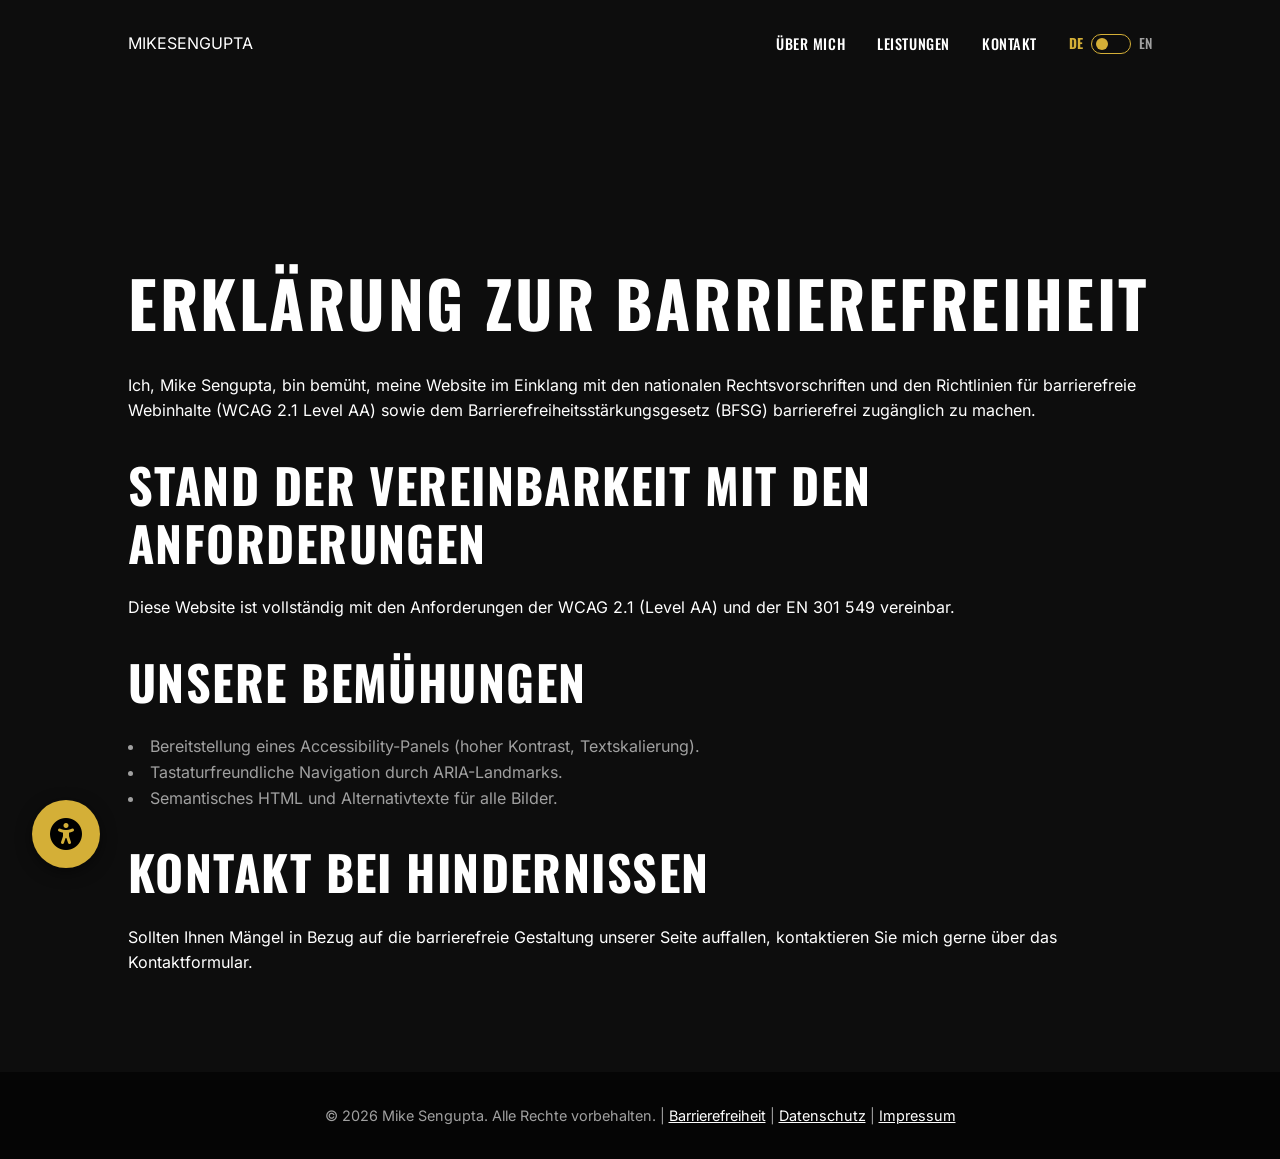
<file: MikeSengupta01/accessibility.html>
<!DOCTYPE html>
<html lang="de">

<head>
    <meta charset="UTF-8">
    <meta name="viewport" content="width=device-width, initial-scale=1.0">
    <meta name="description" content="Erklärung zur Barrierefreiheit / Accessibility Statement - Mike Sengupta">
    <title>Erklärung zur Barrierefreiheit | Mike Sengupta</title>
    <!-- SECURITY FIX: localStorage-Wert validieren vor Verwendung -->
    <script>
        try {
            const val = localStorage.getItem("a11y_large");
            if (val === "true") {
                document.documentElement.classList.add("a11y-large-text");
            }
        } catch (e) {}
    </script>

    <link rel="stylesheet" href="css/style.css">
    <!-- SECURITY FIX: FontAwesome mit SRI-Hash -->
    <link rel="stylesheet" href="https://cdnjs.cloudflare.com/ajax/libs/font-awesome/6.4.0/css/all.min.css"
        integrity="sha384-iw3OoTErCYJJB9mCa8LNS2hbsQ7M3C0EpIsO/H5+EGAkPGc6rk+V8i04oW/K5xq0"
        crossorigin="anonymous">
</head>

<body>
    <!-- Skip to Content -->
    <a href="#main-content" class="skip-link" data-i18n="a11y.skip">Zum Hauptinhalt springen</a>

    <!-- Header -->
    <header class="header" role="banner">
        <div class="logo"><a href="index.html" style="color: inherit; text-decoration: none;">MIKE<span>SENGUPTA</span></a></div>
        <nav role="navigation" aria-label="Main Navigation">
            <ul class="nav-links">
                <li><a href="index.html#about" data-i18n="nav.about">Über mich</a></li>
                <li><a href="index.html#services" data-i18n="nav.services">Leistungen</a></li>
                <li><a href="index.html#contact" data-i18n="nav.contact">Kontakt</a></li>
                
                <li class="lang-switch">
                    <span class="lang-lbl de">DE</span>
                    <label class="switch">
                        <input type="checkbox" id="lang-toggle" aria-label="Toggle Language">
                        <span class="slider"></span>
                    </label>
                    <span class="lang-lbl en">EN</span>
                </li>
            </ul>
        </nav>
        <button class="mobile-menu-btn" aria-label="Menu" aria-expanded="false"><i class="fa-solid fa-bars"></i></button>
    </header>

    <!-- Main Content -->
    <main id="main-content" role="main" style="padding-top: 7rem; min-height: 80vh;">
        <section class="fade-in" style="padding: 4rem 10%;">
            <h1 data-i18n="a11y.page_title" style="margin-bottom: 2rem;">Erklärung zur Barrierefreiheit</h1>
            
            <p data-i18n="a11y.intro" style="margin-bottom: 2rem;">Ich, Mike Sengupta, bin bemüht, meine Website im Einklang mit den nationalen Rechtsvorschriften und den Richtlinien für barrierefreie Webinhalte (WCAG 2.1 Level AA) sowie dem Barrierefreiheitsstärkungsgesetz (BFSG) barrierefrei zugänglich zu machen.</p>

            <h2 data-i18n="a11y.h2_status">Stand der Vereinbarkeit mit den Anforderungen</h2>
            <p data-i18n="a11y.status_text" style="margin-bottom: 2rem;">Diese Website ist vollständig mit den Anforderungen der WCAG 2.1 (Level AA) und der EN 301 549 vereinbar.</p>

            <h2 data-i18n="a11y.h2_features">Unsere Bemühungen</h2>
            <ul style="list-style-position: inside; margin-bottom: 2rem; color: var(--text-secondary);">
                <li data-i18n="a11y.li1">Bereitstellung eines Accessibility-Panels (hoher Kontrast, Textskalierung).</li>
                <li data-i18n="a11y.li2">Tastaturfreundliche Navigation durch ARIA-Landmarks.</li>
                <li data-i18n="a11y.li3">Semantisches HTML und Alternativtexte für alle Bilder.</li>
            </ul>

            <h2 data-i18n="a11y.h2_contact">Kontakt bei Hindernissen</h2>
            <p data-i18n="a11y.contact_text" style="margin-bottom: 2rem;">Sollten Ihnen Mängel in Bezug auf die barrierefreie Gestaltung unserer Seite auffallen, kontaktieren Sie uns gerne. Wir bemühen uns um eine schnelle Behebung.</p>
        </section>
    </main>

    <!-- Footer -->
    <footer role="contentinfo">
        <p>&copy; 2026 Mike Sengupta. <span data-i18n="footer.rights">Alle Rechte vorbehalten.</span> | <a href="accessibility.html" style="text-decoration: underline;" data-i18n="a11y.link">Barrierefreiheit</a> | <a href="datenschutz.html" style="text-decoration: underline;" data-i18n="footer.privacy">Datenschutz</a> | <a href="#" id="imprint-toggle" style="text-decoration: underline;" data-i18n="footer.imprint">Impressum</a></p>
    </footer>

    <!-- Accessibility Panel Elements -->
    <button id="a11y-toggle" class="a11y-toggle-btn" aria-label="Open Accessibility Menu" aria-expanded="false">
        <i class="fa-solid fa-universal-access"></i>
    </button>

    <div id="a11y-panel" class="a11y-panel" aria-hidden="true" role="dialog" aria-labelledby="a11y-panel-title">
        <div class="a11y-header">
            <h3 id="a11y-panel-title" data-i18n="a11y.panel_title">Barrierefreiheit (A11Y)</h3>
            <button id="a11y-close" aria-label="Close Accessibility Menu"><i class="fa-solid fa-xmark"></i></button>
        </div>
        <div class="a11y-options">
            <button class="a11y-option-btn" id="a11y-hc" data-i18n="a11y.high_contrast"><i class="fa-solid fa-circle-half-stroke"></i> Hoher Kontrast</button>
            <button class="a11y-option-btn" id="a11y-txt-up" data-i18n="a11y.text_up"><i class="fa-solid fa-text-height"></i> Text Vergrößern</button>
            <button class="a11y-option-btn" id="a11y-txt-reset" data-i18n="a11y.text_reset"><i class="fa-solid fa-rotate-left"></i> Standard Text</button>
            <button class="a11y-option-btn" id="a11y-dys" data-i18n="a11y.dyslexia"><i class="fa-solid fa-font"></i> Lesefreundliche Schrift</button>
            <button class="a11y-option-btn" id="a11y-anim" data-i18n="a11y.animations"><i class="fa-solid fa-ban"></i> Animationen stoppen</button>
        </div>
    </div>

    <!-- Impressum / Imprint Modal -->
    <div id="imprint-modal" class="modal" aria-hidden="true" role="dialog" aria-labelledby="imprint-title">
        <div class="modal-overlay" tabindex="-1"></div>
        <div class="modal-container">
            <div class="modal-header">
                <h3 id="imprint-title" data-i18n="imprint.title">Impressum</h3>
                <button class="modal-close" id="imprint-close" aria-label="Impressum schließen"><i class="fa-solid fa-xmark"></i></button>
            </div>
            <div class="modal-body">
                <p class="imprint-name">Mike Sen Gupta</p>
                <p>Hildesheimer Weg 18</p>
                <p>22459 Hamburg</p>
                <div class="imprint-divider"></div>
                <!-- SECURITY FIX: Kontaktdaten per JS zusammengesetzt – kein Klartext im DOM für Bot-Schutz -->
                <p><strong><span data-i18n="imprint.mobile">Mobil</span>:</strong> <a id="imprint-tel" data-tel="+491796306300" href="#" aria-label="Telefonnummer laden"></a></p>
                <p><strong><span data-i18n="imprint.email">E-Mail</span>:</strong> <a id="imprint-email" data-user="mike_sen_gupta" data-domain="gmx.de" href="#" aria-label="E-Mail laden"></a></p>
            </div>
        </div>
    </div>

    <!-- Logic -->
    <script src="js/translations.js"></script>
    <script src="js/i18n.js"></script>
    <script src="js/main.js"></script>
    <script src="js/a11y.js"></script>
</body>
</html>
</file>
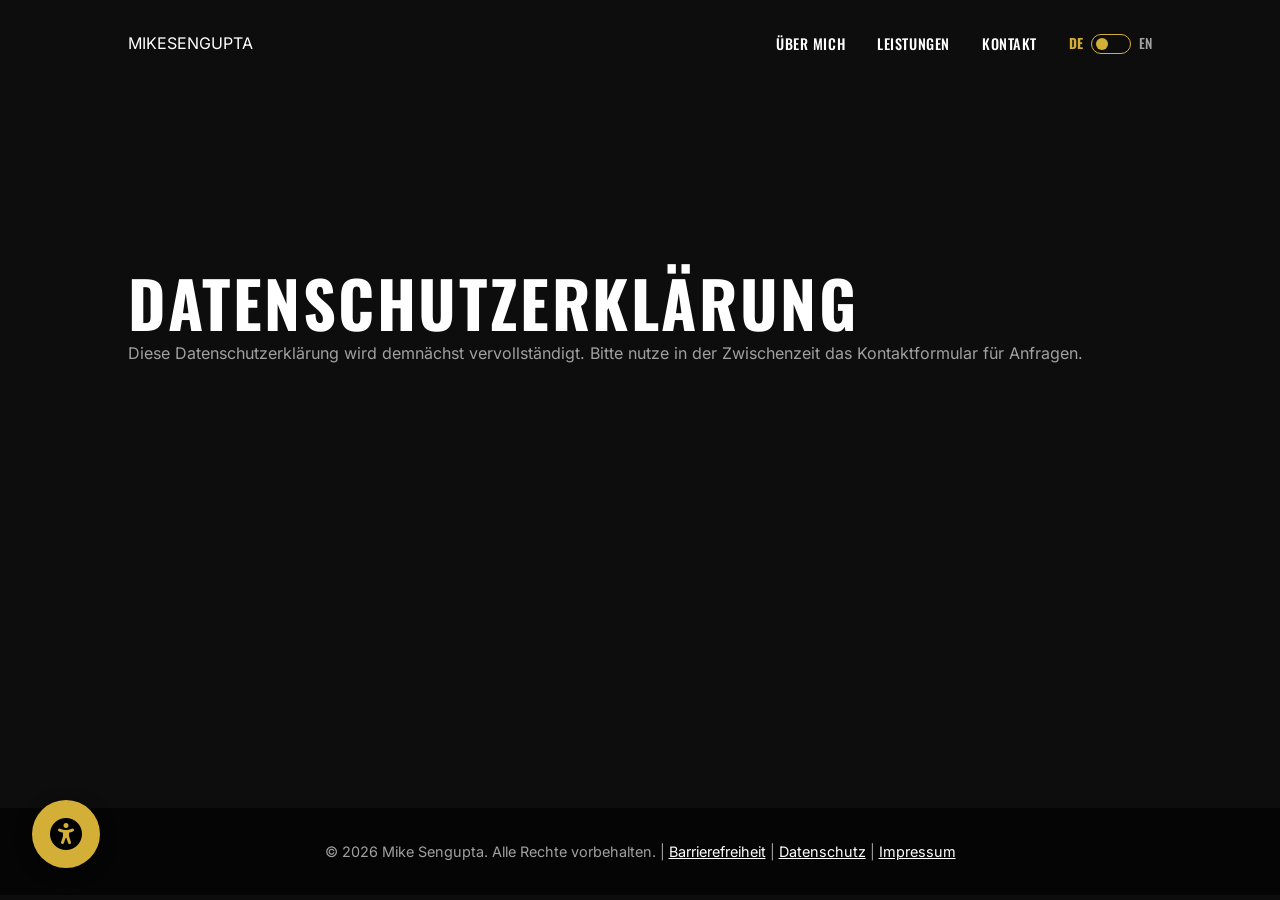
<file: MikeSengupta01/datenschutz.html>
<!DOCTYPE html>
<html lang="de">

<head>
    <meta charset="UTF-8">
    <meta name="viewport" content="width=device-width, initial-scale=1.0">
    <meta name="description" content="Datenschutzerklärung / Privacy Policy - Mike Sengupta">
    <title>Datenschutzerklärung | Mike Sengupta</title>
    <!-- SECURITY FIX: localStorage-Wert validieren vor Verwendung -->
    <script>
        try {
            const val = localStorage.getItem("a11y_large");
            if (val === "true") {
                document.documentElement.classList.add("a11y-large-text");
            }
        } catch (e) {}
    </script>

    <link rel="stylesheet" href="css/style.css">
    <!-- SECURITY FIX: FontAwesome mit SRI-Hash -->
    <link rel="stylesheet" href="https://cdnjs.cloudflare.com/ajax/libs/font-awesome/6.4.0/css/all.min.css"
        integrity="sha384-iw3OoTErCYJJB9mCa8LNS2hbsQ7M3C0EpIsO/H5+EGAkPGc6rk+V8i04oW/K5xq0"
        crossorigin="anonymous">
</head>

<body>
    <!-- Skip to Content -->
    <a href="#main-content" class="skip-link" data-i18n="a11y.skip">Zum Hauptinhalt springen</a>

    <!-- Header -->
    <header class="header" role="banner">
        <div class="logo"><a href="index.html" style="color: inherit; text-decoration: none;">MIKE<span>SENGUPTA</span></a></div>
        <nav role="navigation" aria-label="Main Navigation">
            <ul class="nav-links">
                <li><a href="index.html#about" data-i18n="nav.about">Über mich</a></li>
                <li><a href="index.html#services" data-i18n="nav.services">Leistungen</a></li>
                <li><a href="index.html#contact" data-i18n="nav.contact">Kontakt</a></li>

                <li class="lang-switch">
                    <span class="lang-lbl de">DE</span>
                    <label class="switch">
                        <input type="checkbox" id="lang-toggle" aria-label="Toggle Language">
                        <span class="slider"></span>
                    </label>
                    <span class="lang-lbl en">EN</span>
                </li>
            </ul>
        </nav>
        <button class="mobile-menu-btn" aria-label="Menu" aria-expanded="false"><i class="fa-solid fa-bars"></i></button>
    </header>

    <!-- Main Content -->
    <main id="main-content" role="main" style="padding-top: 7rem; min-height: 80vh;">
        <section class="fade-in" style="padding: 4rem 10%;">
            <h1 data-i18n="privacy.page_title">Datenschutzerklärung</h1>
            <p style="margin-bottom: 2rem; color: var(--text-secondary);"
               data-i18n="privacy.placeholder">
                Diese Datenschutzerklärung wird demnächst vervollständigt.
                Bitte nutze in der Zwischenzeit das Kontaktformular für Anfragen.
            </p>
        </section>
    </main>

    <!-- Footer -->
    <footer role="contentinfo">
        <p>&copy; 2026 Mike Sengupta. <span data-i18n="footer.rights">Alle Rechte vorbehalten.</span> | <a href="accessibility.html" style="text-decoration: underline;" data-i18n="a11y.link">Barrierefreiheit</a> | <a href="datenschutz.html" style="text-decoration: underline;" data-i18n="footer.privacy">Datenschutz</a> | <a href="#" id="imprint-toggle" style="text-decoration: underline;" data-i18n="footer.imprint">Impressum</a></p>
    </footer>

    <!-- Accessibility Panel Elements -->
    <button id="a11y-toggle" class="a11y-toggle-btn" aria-label="Open Accessibility Menu" aria-expanded="false">
        <i class="fa-solid fa-universal-access"></i>
    </button>

    <div id="a11y-panel" class="a11y-panel" aria-hidden="true" role="dialog" aria-labelledby="a11y-panel-title">
        <div class="a11y-header">
            <h3 id="a11y-panel-title" data-i18n="a11y.panel_title">Barrierefreiheit (A11Y)</h3>
            <button id="a11y-close" aria-label="Close Accessibility Menu"><i class="fa-solid fa-xmark"></i></button>
        </div>
        <div class="a11y-options">
            <button class="a11y-option-btn" id="a11y-hc" data-i18n="a11y.high_contrast"><i class="fa-solid fa-circle-half-stroke"></i> Hoher Kontrast</button>
            <button class="a11y-option-btn" id="a11y-txt-up" data-i18n="a11y.text_up"><i class="fa-solid fa-text-height"></i> Text Vergrößern</button>
            <button class="a11y-option-btn" id="a11y-txt-reset" data-i18n="a11y.text_reset"><i class="fa-solid fa-rotate-left"></i> Standard Text</button>
            <button class="a11y-option-btn" id="a11y-dys" data-i18n="a11y.dyslexia"><i class="fa-solid fa-font"></i> Lesefreundliche Schrift</button>
            <button class="a11y-option-btn" id="a11y-anim" data-i18n="a11y.animations"><i class="fa-solid fa-ban"></i> Animationen stoppen</button>
        </div>
    </div>

    <!-- Impressum / Imprint Modal -->
    <div id="imprint-modal" class="modal" aria-hidden="true" role="dialog" aria-labelledby="imprint-title">
        <div class="modal-overlay" tabindex="-1"></div>
        <div class="modal-container">
            <div class="modal-header">
                <h3 id="imprint-title" data-i18n="imprint.title">Impressum</h3>
                <button class="modal-close" id="imprint-close" aria-label="Impressum schließen"><i class="fa-solid fa-xmark"></i></button>
            </div>
            <div class="modal-body">
                <p class="imprint-name">Mike Sen Gupta</p>
                <p>Hildesheimer Weg 18</p>
                <p>22459 Hamburg</p>
                <div class="imprint-divider"></div>
                <!-- SECURITY FIX: Kontaktdaten per JS zusammengesetzt – kein Klartext im DOM für Bot-Schutz -->
                <p><strong><span data-i18n="imprint.mobile">Mobil</span>:</strong> <a id="imprint-tel" data-tel="+491796306300" href="#" aria-label="Telefonnummer laden"></a></p>
                <p><strong><span data-i18n="imprint.email">E-Mail</span>:</strong> <a id="imprint-email" data-user="mike_sen_gupta" data-domain="gmx.de" href="#" aria-label="E-Mail laden"></a></p>
            </div>
        </div>
    </div>

    <!-- Logic -->
    <script src="js/translations.js"></script>
    <script src="js/i18n.js"></script>
    <script src="js/main.js"></script>
    <script src="js/a11y.js"></script>
</body>
</html>
</file>
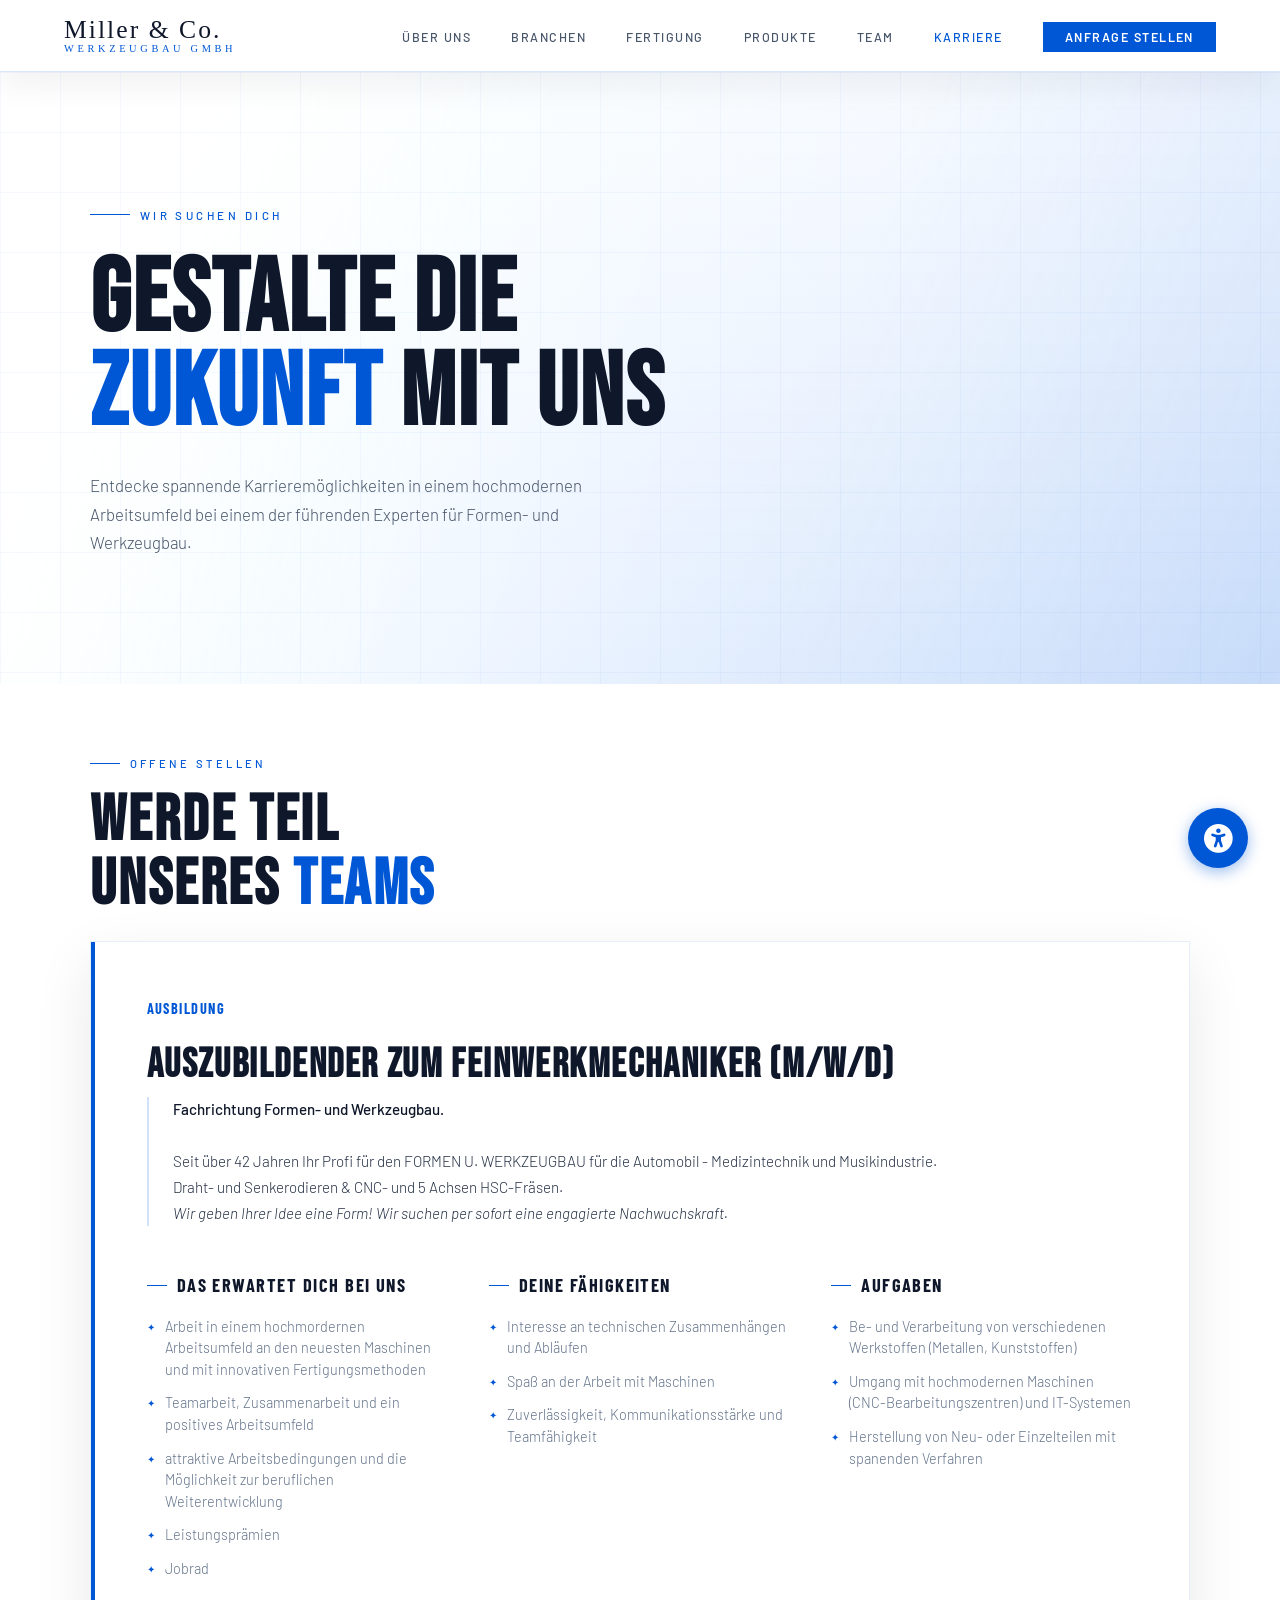
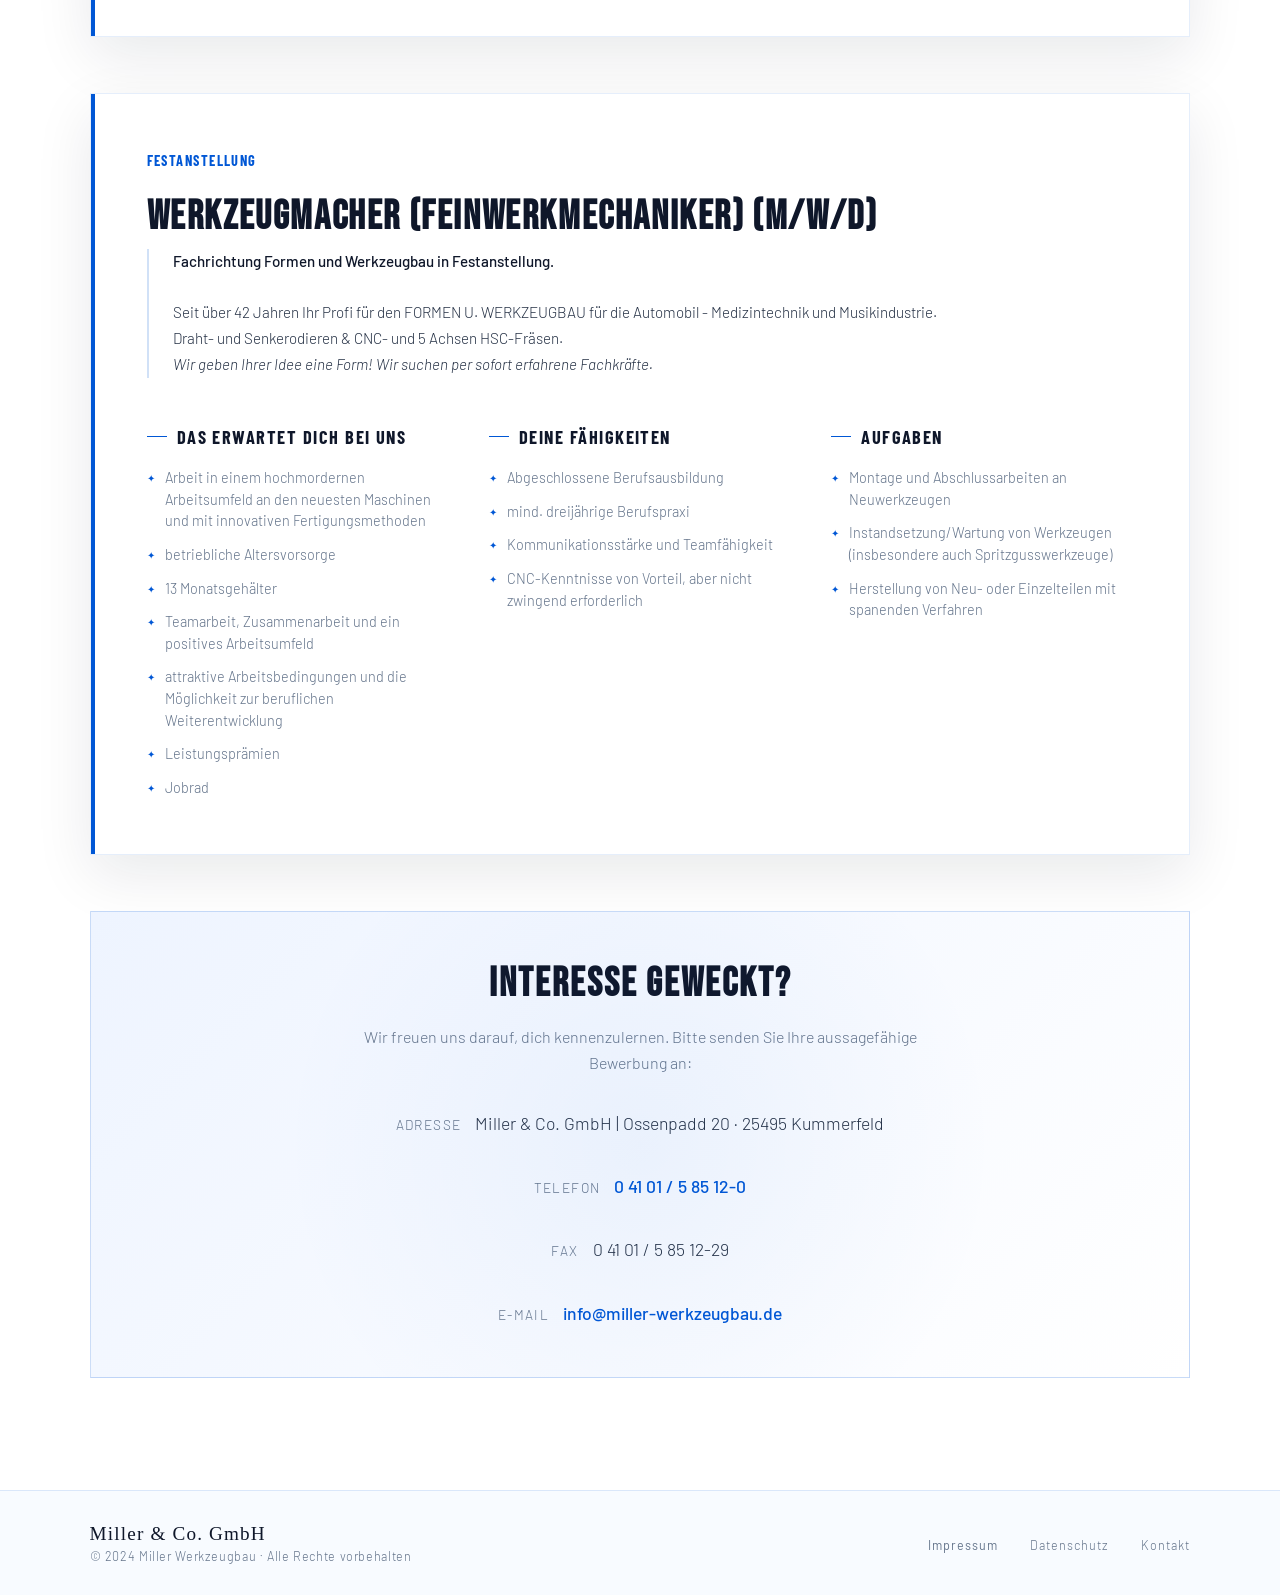
<file: MillerV3 - Kopie/karriere.html>
<!DOCTYPE html>
<html lang="de">
<head>
<meta charset="UTF-8">
<meta name="viewport" content="width=device-width, initial-scale=1.0">
<title>Karriere – Miller & Co. GmbH</title>
<link rel="preconnect" href="https://fonts.googleapis.com">
<link href="https://fonts.googleapis.com/css2?family=Bebas+Neue&family=Barlow:wght@300;400;500;600&family=Barlow+Condensed:wght@600;700&display=swap" rel="stylesheet">
<link rel="stylesheet" href="https://cdnjs.cloudflare.com/ajax/libs/font-awesome/6.4.0/css/all.min.css">
<style>
  :root {
    --blue: #0057d5;
    --gold: var(--blue);
    --gold-light: #2f7df0;
    --dark: #ffffff;
    --dark2: #f7faff;
    --dark3: #eef4ff;
    --steel: #dbe8fb;
    --text: #243044;
    --muted: #64748b;
    --white: #0f172a;
    --surface: #ffffff;
    --line: rgba(0, 87, 213, 0.14);
    --shadow: 0 20px 55px rgba(15, 23, 42, 0.09);
  }

  * { margin: 0; padding: 0; box-sizing: border-box; }
  html { scroll-behavior: smooth; }
  body {
    background: linear-gradient(180deg, #ffffff 0%, #f7faff 100%);
    color: var(--text);
    font-family: 'Barlow', sans-serif;
    font-weight: 300;
    overflow-x: hidden;
  }

  /* ─── NAVBAR ─── */
  nav {
    position: fixed;
    top: 0; left: 0; right: 0;
    z-index: 100;
    padding: 0 5%;
    display: flex;
    align-items: center;
    justify-content: space-between;
    height: 72px;
    background: rgba(255,255,255,0.92);
    backdrop-filter: blur(12px);
    border-bottom: 1px solid rgba(0, 87, 213,0.15);
    box-shadow: 0 12px 35px rgba(15, 23, 42, 0.06);
    transition: all 0.3s;
  }
  .logo { display: flex; flex-direction: column; line-height: 1; text-decoration: none; }
  .logo-main { font-family: 'Times New Roman', Times, serif; font-size: 1.6rem; letter-spacing: 0.08em; color: var(--white); }
  .logo-sub { font-family: 'Times New Roman', Times, serif; font-size: 0.65rem; letter-spacing: 0.35em; color: var(--gold); text-transform: uppercase; margin-top: 1px; }
  .nav-links { display: flex; gap: 2.5rem; list-style: none; }
  .nav-links a { color: #475569; text-decoration: none; font-size: 0.78rem; font-weight: 500; letter-spacing: 0.12em; text-transform: uppercase; transition: color 0.2s; position: relative; }
  .nav-links a::after { content: ''; position: absolute; bottom: -4px; left: 0; right: 0; height: 1px; background: var(--gold); transform: scaleX(0); transition: transform 0.2s; }
  .nav-links a:hover { color: var(--white); }
  .nav-links a:hover::after { transform: scaleX(1); }
  .nav-cta { background: var(--gold); color: var(--dark) !important; padding: 8px 22px; font-weight: 600 !important; letter-spacing: 0.1em; }
  .nav-cta::after { display: none !important; }
  .nav-cta:hover { background: var(--gold-light) !important; color: var(--dark) !important; }

  /* ─── SCROLL LINE ─── */
  .scroll-line { position: fixed; top: 0; left: 0; height: 2px; background: var(--gold); z-index: 999; width: 0%; transition: width 0.1s; }

  /* ─── SECTION BASE ─── */
  section { padding: 7rem 7%; }
  .section-tag { display: inline-flex; align-items: center; gap: 10px; margin-bottom: 1.2rem; }
  .section-tag span { font-size: 0.7rem; letter-spacing: 0.3em; text-transform: uppercase; color: var(--gold); font-weight: 500; }
  .section-tag::before { content: ''; display: block; width: 30px; height: 1px; background: var(--gold); }
  .section-title { font-family: 'Bebas Neue', sans-serif; font-size: clamp(2.5rem, 5vw, 4.5rem); letter-spacing: 0.04em; line-height: 1; color: var(--white); margin-bottom: 1.5rem; }
  .section-title em { font-style: normal; color: var(--gold); }

  /* ─── HERO ─── */
  #hero {
    height: 68vh;
    min-height: 520px;
    position: relative;
    display: flex;
    align-items: center;
    overflow: hidden;
    margin-top: 72px; /* Offset for navbar */
    padding: 0 7%;
  }
  .hero-bg {
    position: absolute;
    inset: 0;
    background:
      linear-gradient(105deg, rgba(255,255,255,0.96) 0%, rgba(247,250,255,0.76) 36%, rgba(255,255,255,0.18) 64%, rgba(0,87,213,0.08) 100%),
      linear-gradient(180deg, rgba(0,87,213,0.04) 0%, rgba(0,87,213,0.14) 100%),
      url('https://images.unsplash.com/photo-1581092160607-ee22621dd758?w=1600&q=80') center 42%/cover no-repeat;
    filter: saturate(1.08) contrast(1.04);
  }
  .hero-grid {
    position: absolute;
    inset: 0;
    background-image:
      linear-gradient(rgba(0, 87, 213,0.04) 1px, transparent 1px),
      linear-gradient(90deg, rgba(0, 87, 213,0.04) 1px, transparent 1px);
    background-size: 60px 60px;
  }
  .hero-content {
    position: relative;
    max-width: 900px;
  }
  .hero-tag {
    display: inline-flex;
    align-items: center;
    gap: 10px;
    margin-bottom: 2rem;
    opacity: 0;
    animation: fadeUp 0.8s 0.3s forwards;
  }
  .hero-tag span { font-size: 0.72rem; letter-spacing: 0.3em; text-transform: uppercase; color: var(--gold); font-weight: 500; }
  .hero-tag::before { content: ''; display: block; width: 40px; height: 1px; background: var(--gold); }
  .hero-title {
    font-family: 'Bebas Neue', sans-serif;
    font-size: clamp(4rem, 8vw, 8rem);
    line-height: 0.92;
    letter-spacing: 0.02em;
    color: var(--white);
    opacity: 0;
    animation: fadeUp 0.9s 0.5s forwards;
  }
  .hero-title em { font-style: normal; color: var(--gold); }
  .hero-sub {
    margin-top: 1.8rem;
    font-size: 1.05rem;
    font-weight: 300;
    color: #475569;
    max-width: 520px;
    line-height: 1.7;
    opacity: 0;
    animation: fadeUp 0.9s 0.7s forwards;
  }

  /* ─── CAREER JOBS ─── */
  #career-jobs { background: #ffffff; padding-top: 4rem; }
  .job-card {
    background: var(--surface);
    border: 1px solid rgba(0,87,213,0.1);
    box-shadow: var(--shadow);
    padding: 3.5rem;
    margin-bottom: 3.5rem;
    position: relative;
    transition: all 0.3s;
  }
  .job-card::before {
    content: '';
    position: absolute;
    top: 0; left: 0; bottom: 0;
    width: 4px;
    background: var(--gold);
    transition: width 0.3s;
  }
  .job-card:hover {
    background: #f8fbff;
    border-color: rgba(0, 87, 213,0.24);
    transform: translateY(-4px);
  }
  .job-card:hover::before { width: 8px; }
  .job-title {
    font-family: 'Bebas Neue', sans-serif;
    font-size: 2.5rem;
    color: var(--white);
    letter-spacing: 0.04em;
    margin-bottom: 0.5rem;
  }
  .job-subtitle {
    font-family: 'Barlow Condensed', sans-serif;
    font-weight: 700;
    color: var(--gold);
    text-transform: uppercase;
    font-size: 0.9rem;
    letter-spacing: 0.1em;
    margin-bottom: 1.5rem;
    display: inline-block;
  }
  .job-intro {
    font-size: 0.95rem;
    color: var(--text);
    line-height: 1.7;
    margin-bottom: 3rem;
    max-width: 800px;
    padding-left: 1.5rem;
    border-left: 2px solid rgba(0,87,213,0.18);
  }
  .job-intro strong {
    color: var(--white);
    font-weight: 500;
  }
  .job-grid {
    display: grid;
    grid-template-columns: repeat(3, 1fr);
    gap: 2.5rem;
  }
  .job-section h4 {
    font-family: 'Barlow Condensed', sans-serif;
    font-size: 1.15rem;
    font-weight: 700;
    letter-spacing: 0.08em;
    text-transform: uppercase;
    color: var(--white);
    margin-bottom: 1.2rem;
    display: flex;
    align-items: center;
    gap: 10px;
  }
  .job-section h4::before {
    content: '';
    display: block;
    width: 20px; height: 1px;
    background: var(--gold);
  }
  .job-list { list-style: none; display: flex; flex-direction: column; gap: 12px; }
  .job-list li {
    font-size: 0.9rem;
    color: var(--muted);
    line-height: 1.5;
    display: flex;
    align-items: flex-start;
    gap: 10px;
  }
  .job-list li::before {
    content: '✦';
    color: var(--gold);
    font-size: 0.65rem;
    margin-top: 4px;
    flex-shrink: 0;
  }
  .apply-box {
    margin-top: 2rem;
    background: linear-gradient(135deg, #eef4ff 0%, #ffffff 100%);
    border: 1px solid rgba(0, 87, 213,0.2);
    padding: 3rem;
    text-align: center;
    position: relative;
    overflow: hidden;
  }
  .apply-box::after {
    content: ''; position: absolute; inset: 0;
    background: radial-gradient(circle at center, rgba(0, 87, 213,0.05) 0%, transparent 60%);
    pointer-events: none;
  }
  .apply-title { font-family: 'Bebas Neue', sans-serif; font-size: 2.5rem; color: var(--white); margin-bottom: 1rem; letter-spacing: 0.05em; }
  .apply-text { font-size: 1rem; color: var(--muted); margin-bottom: 2rem; line-height: 1.6; max-width: 600px; margin-inline: auto; }
  .apply-info { font-size: 1.1rem; color: var(--text); line-height: 1.8; }
  .apply-info span { color: var(--muted); font-size: 0.85rem; text-transform: uppercase; letter-spacing: 0.1em; margin-right: 10px; }
  .apply-info a { color: var(--gold); text-decoration: none; font-weight: 500; transition: color 0.2s; }
  .apply-info a:hover { color: var(--gold-light); text-decoration: underline; }

  /* ─── FOOTER ─── */
  footer {
    background: #f8fbff;
    border-top: 1px solid rgba(0,87,213,0.12);
    padding: 2rem 7%;
    display: flex;
    align-items: center;
    justify-content: space-between;
    flex-wrap: wrap;
    gap: 1rem;
  }
  .footer-copy { font-size: 0.78rem; color: var(--muted); letter-spacing: 0.05em; }
  .footer-links { display: flex; gap: 2rem; list-style: none; }
  .footer-links a { font-size: 0.78rem; color: var(--muted); text-decoration: none; letter-spacing: 0.08em; transition: color 0.2s; }
  .footer-links a:hover { color: var(--gold); }

  /* ─── ANIMATIONS ─── */
  @keyframes fadeUp {
    from { opacity: 0; transform: translateY(28px); }
    to   { opacity: 1; transform: translateY(0); }
  }
  .reveal { opacity: 0; transform: translateY(30px); transition: opacity 0.7s ease, transform 0.7s ease; }
  .reveal.visible { opacity: 1; transform: translateY(0); }

  /* ─── MODAL (IMPRESSUM) ─── */
  .footer-btn {
    background: none;
    border: none;
    padding: 0;
    font-size: 0.78rem;
    color: var(--muted);
    letter-spacing: 0.08em;
    cursor: pointer;
    font-family: inherit;
    transition: color 0.2s;
    text-transform: none;
  }
  .footer-btn:hover, .footer-btn:focus-visible { 
    color: var(--gold); 
    outline: 2px solid var(--gold);
    outline-offset: 4px;
  }
  .modal-dialog {
    padding: 2.5rem;
    border: none;
    border-radius: 8px;
    box-shadow: 0 20px 55px rgba(15, 23, 42, 0.2);
    background: var(--surface);
    color: var(--text);
    max-width: 600px;
    width: 90%;
    margin: auto;
  }
  .modal-dialog::backdrop {
    background: rgba(15, 23, 42, 0.6);
    backdrop-filter: blur(4px);
  }
  .modal-dialog h2 {
    font-family: 'Bebas Neue', sans-serif;
    font-size: 2.5rem;
    color: var(--white);
    letter-spacing: 0.04em;
    margin-bottom: 1.5rem;
  }
  .modal-dialog p {
    font-size: 0.95rem;
    line-height: 1.6;
    color: var(--muted);
    margin-bottom: 0.8rem;
  }
  .modal-dialog strong {
    color: var(--white);
    font-weight: 500;
  }
  .modal-close-btn {
    position: absolute;
    top: 1.5rem;
    right: 1.5rem;
    background: none;
    border: none;
    font-size: 1.8rem;
    line-height: 1;
    color: var(--muted);
    cursor: pointer;
    transition: color 0.2s;
    padding: 0.2rem;
  }
  .modal-close-btn:hover, .modal-close-btn:focus-visible {
    color: var(--gold);
    outline: 2px solid var(--gold);
    outline-offset: 2px;
  }

  /* ─── MOBILE ─── */
  @media (max-width: 900px) {
    .nav-links { display: none; }
    .job-grid { grid-template-columns: 1fr; gap: 2rem; }
    .job-card { padding: 2rem; }
  }

  /* ─── ACCESSIBILITY (A11Y) ─── */
  .a11y-toggle-btn {
    position: fixed;
    bottom: 2rem;
    right: 2rem;
    width: 60px;
    height: 60px;
    border-radius: 50%;
    background-color: var(--blue);
    color: var(--surface);
    border: none;
    box-shadow: 0 4px 15px rgba(0, 87, 213, 0.4);
    cursor: pointer;
    z-index: 10000;
    display: flex;
    align-items: center;
    justify-content: center;
    font-size: 1.8rem;
    transition: transform 0.3s, background-color 0.3s;
  }
  .a11y-toggle-btn:hover {
    transform: scale(1.1);
    background-color: var(--gold-light);
  }
  .a11y-panel {
    position: fixed;
    bottom: 6.5rem;
    right: 2rem;
    width: 320px;
    background: var(--surface);
    border-radius: 12px;
    box-shadow: 0 10px 40px rgba(15, 23, 42, 0.2);
    z-index: 9999;
    padding: 1.5rem;
    transform: translateY(20px);
    opacity: 0;
    pointer-events: none;
    transition: transform 0.3s ease, opacity 0.3s ease;
    border: 1px solid rgba(0,87,213,0.1);
  }
  .a11y-panel.open {
    transform: translateY(0);
    opacity: 1;
    pointer-events: auto;
  }
  .a11y-header {
    display: flex;
    justify-content: space-between;
    align-items: center;
    margin-bottom: 1.2rem;
    border-bottom: 1px solid rgba(0,87,213,0.1);
    padding-bottom: 0.8rem;
  }
  .a11y-header h3 {
    font-family: 'Bebas Neue', sans-serif;
    font-size: 1.5rem;
    color: var(--text);
    margin: 0;
    letter-spacing: 0.05em;
  }
  #a11y-close {
    background: none;
    border: none;
    font-size: 1.5rem;
    color: var(--muted);
    cursor: pointer;
    transition: color 0.2s;
  }
  #a11y-close:hover {
    color: var(--gold);
  }
  .a11y-options {
    display: flex;
    flex-direction: column;
    gap: 0.8rem;
  }
  .a11y-option-btn {
    background: var(--dark2);
    border: 1px solid rgba(0,87,213,0.1);
    padding: 10px 15px;
    border-radius: 6px;
    font-family: 'Barlow', sans-serif;
    font-size: 0.95rem;
    color: var(--text);
    cursor: pointer;
    text-align: left;
    transition: all 0.2s;
    font-weight: 500;
  }
  .a11y-option-btn:hover {
    background: var(--dark3);
    border-color: rgba(0,87,213,0.3);
  }
  .a11y-option-btn.active {
    background: var(--gold);
    color: var(--surface);
    border-color: var(--gold);
  }
  /* A11Y Helper Classes */
  body.a11y-high-contrast {
    background: #000 !important;
    color: #fff !important;
  }
  body.a11y-high-contrast * {
    background-color: #000 !important;
    color: #fff !important;
    border-color: #fff !important;
  }
  body.a11y-high-contrast img, body.a11y-high-contrast .hero-bg, body.a11y-high-contrast .industry-card-bg {
    filter: contrast(120%) grayscale(100%) !important;
  }
  body.a11y-high-contrast .a11y-option-btn.active {
    background-color: #fff !important;
    color: #000 !important;
  }
  body.a11y-dyslexia-font, 
  body.a11y-dyslexia-font *:not(i):not(.fa-solid):not(.logo-main):not(.logo-sub):not(.contact-reference-logo):not(.contact-reference-icon):not(.industry-icon):not(.process-icon):not(.contact-icon):not(.about-badge-num) {
    font-family: "Comic Sans MS", "OpenDyslexic", sans-serif !important;
    letter-spacing: 0.01em !important;
    word-spacing: 0.03em !important;
    line-height: 1.55 !important;
  }
  body.a11y-reduce-motion *,
  body.a11y-reduce-motion *::before,
  body.a11y-reduce-motion *::after {
    animation-duration: 0.001ms !important;
    animation-iteration-count: 1 !important;
    transition-duration: 0.001ms !important;
    scroll-behavior: auto !important;
  }
  @media (max-width: 600px) {
    .a11y-panel {
      right: 1rem;
      left: 1rem;
      width: auto;
      bottom: 5.5rem;
    }
    .a11y-toggle-btn {
      bottom: 1.5rem;
      right: 1.5rem;
      width: 50px;
      height: 50px;
      font-size: 1.5rem;
    }
  }
</style>
</head>
<body>

<div class="scroll-line" id="scrollLine"></div>

<!-- NAVBAR -->
<nav>
  <a href="index.html" class="logo">
    <span class="logo-main">Miller & Co.</span>
    <span class="logo-sub">Werkzeugbau GmbH</span>
  </a>
  <ul class="nav-links">
    <li><a href="index.html#about">Über uns</a></li>
    <li><a href="index.html#industries">Branchen</a></li>
    <li><a href="index.html#processes">Fertigung</a></li>
    <li><a href="index.html#products">Produkte</a></li>
    <li><a href="team.html">Team</a></li>
    <li><a href="karriere.html" style="color: var(--blue);">Karriere</a></li>
    <li><a href="index.html#contact" class="nav-cta">Anfrage stellen</a></li>
  </ul>
</nav>

<!-- HERO -->
<section id="hero">
  <div class="hero-bg"></div>
  <div class="hero-grid"></div>
  <div class="hero-content">
    <div class="hero-tag"><span>Wir suchen dich</span></div>
    <h1 class="hero-title">Gestalte die<br><em>Zukunft</em> mit uns</h1>
    <p class="hero-sub">Entdecke spannende Karrieremöglichkeiten in einem hochmodernen Arbeitsumfeld bei einem der führenden Experten für Formen- und Werkzeugbau.</p>
  </div>
</section>

<!-- CAREER JOBS -->
<section id="career-jobs">
  <div class="section-tag"><span>Offene Stellen</span></div>
  <h2 class="section-title">Werde Teil<br>unseres <em>Teams</em></h2>

  <!-- Job 1: Ausbildung -->
  <div class="job-card reveal">
    <div class="job-subtitle">Ausbildung</div>
    <h3 class="job-title">Auszubildender zum Feinwerkmechaniker (m/w/d)</h3>
    <div class="job-intro">
      <strong>Fachrichtung Formen- und Werkzeugbau.</strong><br><br>
      Seit über 42 Jahren Ihr Profi für den FORMEN U. WERKZEUGBAU für die Automobil - Medizintechnik und Musikindustrie.<br>
      Draht- und Senkerodieren & CNC- und 5 Achsen HSC-Fräsen.<br>
      <em>Wir geben Ihrer Idee eine Form! Wir suchen per sofort eine engagierte Nachwuchskraft.</em>
    </div>
    
    <div class="job-grid">
      <div class="job-section">
        <h4>Das erwartet dich bei uns</h4>
        <ul class="job-list">
          <li>Arbeit in einem hochmordernen Arbeitsumfeld an den neuesten Maschinen und mit innovativen Fertigungsmethoden</li>
          <li>Teamarbeit, Zusammenarbeit und ein positives Arbeitsumfeld</li>
          <li>attraktive Arbeitsbedingungen und die Möglichkeit zur beruflichen Weiterentwicklung</li>
          <li>Leistungsprämien</li>
          <li>Jobrad</li>
        </ul>
      </div>
      <div class="job-section">
        <h4>Deine Fähigkeiten</h4>
        <ul class="job-list">
          <li>Interesse an technischen Zusammenhängen und Abläufen</li>
          <li>Spaß an der Arbeit mit Maschinen</li>
          <li>Zuverlässigkeit, Kommunikationsstärke und Teamfähigkeit</li>
        </ul>
      </div>
      <div class="job-section">
        <h4>Aufgaben</h4>
        <ul class="job-list">
          <li>Be- und Verarbeitung von verschiedenen Werkstoffen (Metallen, Kunststoffen)</li>
          <li>Umgang mit hochmodernen Maschinen (CNC-Bearbeitungszentren) und IT-Systemen</li>
          <li>Herstellung von Neu- oder Einzelteilen mit spanenden Verfahren</li>
        </ul>
      </div>
    </div>
  </div>

  <!-- Job 2: Werkzeugmacher -->
  <div class="job-card reveal">
    <div class="job-subtitle">Festanstellung</div>
    <h3 class="job-title">Werkzeugmacher (Feinwerkmechaniker) (m/w/d)</h3>
    <div class="job-intro">
      <strong>Fachrichtung Formen und Werkzeugbau in Festanstellung.</strong><br><br>
      Seit über 42 Jahren Ihr Profi für den FORMEN U. WERKZEUGBAU für die Automobil - Medizintechnik und Musikindustrie.<br>
      Draht- und Senkerodieren & CNC- und 5 Achsen HSC-Fräsen.<br>
      <em>Wir geben Ihrer Idee eine Form! Wir suchen per sofort erfahrene Fachkräfte.</em>
    </div>
    
    <div class="job-grid">
      <div class="job-section">
        <h4>Das erwartet dich bei uns</h4>
        <ul class="job-list">
          <li>Arbeit in einem hochmordernen Arbeitsumfeld an den neuesten Maschinen und mit innovativen Fertigungsmethoden</li>
          <li>betriebliche Altersvorsorge</li>
          <li>13 Monatsgehälter</li>
          <li>Teamarbeit, Zusammenarbeit und ein positives Arbeitsumfeld</li>
          <li>attraktive Arbeitsbedingungen und die Möglichkeit zur beruflichen Weiterentwicklung</li>
          <li>Leistungsprämien</li>
          <li>Jobrad</li>
        </ul>
      </div>
      <div class="job-section">
        <h4>Deine Fähigkeiten</h4>
        <ul class="job-list">
          <li>Abgeschlossene Berufsausbildung</li>
          <li>mind. dreijährige Berufspraxi</li>
          <li>Kommunikationsstärke und Teamfähigkeit</li>
          <li>CNC-Kenntnisse von Vorteil, aber nicht zwingend erforderlich</li>
        </ul>
      </div>
      <div class="job-section">
        <h4>Aufgaben</h4>
        <ul class="job-list">
          <li>Montage und Abschlussarbeiten an Neuwerkzeugen</li>
          <li>Instandsetzung/Wartung von Werkzeugen (insbesondere auch Spritzgusswerkzeuge)</li>
          <li>Herstellung von Neu- oder Einzelteilen mit spanenden Verfahren</li>
        </ul>
      </div>
    </div>
  </div>

  <!-- Apply Section -->
  <div class="apply-box reveal">
    <h3 class="apply-title">Interesse geweckt?</h3>
    <p class="apply-text">Wir freuen uns darauf, dich kennenzulernen. Bitte senden Sie Ihre aussagefähige Bewerbung an:</p>
    <div class="apply-info">
      <span>Adresse</span> Miller & Co. GmbH | Ossenpadd 20 · 25495 Kummerfeld<br><br>
      <span>Telefon</span> <a href="tel:+494101585120">0 41 01 / 5 85 12-0</a><br><br>
      <span>Fax</span> 0 41 01 / 5 85 12-29<br><br>
      <span>E-Mail</span> <a href="mailto:info@miller-werkzeugbau.de">info@miller-werkzeugbau.de</a>
    </div>
  </div>
</section>

<!-- FOOTER -->
<footer>
  <div>
    <div class="logo-main" style="font-family:'Times New Roman', Times, serif; font-size:1.2rem; color:#0f172a; letter-spacing:0.06em;">Miller & Co. GmbH</div>
    <div class="footer-copy" style="margin-top:4px;">© 2024 Miller Werkzeugbau · Alle Rechte vorbehalten</div>
  </div>
  <ul class="footer-links">
    <li><button id="impressum-btn" class="footer-btn" aria-haspopup="dialog" aria-controls="impressum-dialog">Impressum</button></li>
    <li><a href="#">Datenschutz</a></li>
    <li><a href="index.html#contact">Kontakt</a></li>
  </ul>
</footer>

<dialog id="impressum-dialog" class="modal-dialog" aria-labelledby="impressum-title">
  <button id="impressum-close" class="modal-close-btn" aria-label="Schließen">&times;</button>
  <h2 id="impressum-title">Impressum</h2>
  <p><strong>Angaben gemäß §§ 5, 6 DDG:</strong></p>
  <p>
    Miller & Co GmbH<br>
    Werkzeugbau<br>
    Ossenpadd 20<br>
    25495 Kummerfeld
  </p>
  <p>
    <strong>Vertretungsberechtigter Geschäftsführer:</strong> Sven Jehne
  </p>
  <p>
    <strong>Tel:</strong> 04101 / 5 85 12-0<br>
    <strong>Fax:</strong> 04101 / 5 85 12-29<br>
    <strong>E-Mail:</strong> <a href="mailto:info@miller-werkzeugbau.de" style="color:var(--gold);text-decoration:none;">info@miller-werkzeugbau.de</a>
  </p>
  <p>
    <strong>Registergericht:</strong> Amtsgericht Pinneberg<br>
    <strong>Registernummer:</strong> HRB9139 Pi
  </p>
  <p>
    <strong>Umsatzsteuer-Identifikationsnummer gem. §27a UStG:</strong> DE 118608654
  </p>
  <p>
    <strong>Inhaltlich Verantwortlicher:</strong> Sven Jehne (Anschrift s.o.)
  </p>
</dialog>

<button id="a11y-toggle" class="a11y-toggle-btn" aria-label="Open Accessibility Menu" aria-expanded="false">
    <i class="fa-solid fa-universal-access"></i>
</button>

<div id="a11y-panel" class="a11y-panel" aria-hidden="true" role="dialog" aria-labelledby="a11y-panel-title">
    <div class="a11y-header">
        <h3 id="a11y-panel-title" data-i18n="a11y.panel_title">Barrierefreiheit (A11Y)</h3>
        <button id="a11y-close" aria-label="Close Accessibility Menu">
            <i class="fa-solid fa-xmark"></i>
        </button>
    </div>

    <div class="a11y-options">
        <button class="a11y-option-btn" id="a11y-hc" data-i18n="a11y.high_contrast">Hoher Kontrast</button>
        <button class="a11y-option-btn" id="a11y-txt-up" data-i18n="a11y.text_up">Text Vergrößern</button>
        <button class="a11y-option-btn" id="a11y-txt-reset" data-i18n="a11y.text_reset">Standard Text</button>
        <button class="a11y-option-btn" id="a11y-dys" data-i18n="a11y.dyslexia">Lesefreundliche Schrift</button>
        <button class="a11y-option-btn" id="a11y-anim" data-i18n="a11y.animations">Animationen stoppen</button>
    </div>
</div>

<script>
  // Scroll progress line
  window.addEventListener('scroll', () => {
    const progress = window.scrollY / (document.body.scrollHeight - window.innerHeight) * 100;
    document.getElementById('scrollLine').style.width = progress + '%';
  });

  // Reveal on scroll
  const observer = new IntersectionObserver((entries) => {
    entries.forEach(e => {
      if (e.isIntersecting) {
        e.target.classList.add('visible');
      }
    });
  }, { threshold: 0.12 });

  document.querySelectorAll('.reveal').forEach((el, i) => {
    el.style.transitionDelay = (i % 4) * 0.08 + 's';
    observer.observe(el);
  });

  // Impressum Dialog
  const impressumBtn = document.getElementById('impressum-btn');
  const impressumDialog = document.getElementById('impressum-dialog');
  const impressumClose = document.getElementById('impressum-close');

  if (impressumBtn && impressumDialog && impressumClose) {
    impressumBtn.addEventListener('click', () => {
      impressumDialog.showModal();
      document.body.style.overflow = 'hidden'; // Prevent background scrolling
    });

    impressumClose.addEventListener('click', () => {
      impressumDialog.close();
      document.body.style.overflow = '';
    });

    impressumDialog.addEventListener('close', () => {
      document.body.style.overflow = '';
    });

    impressumDialog.addEventListener('click', (e) => {
      const dialogDimensions = impressumDialog.getBoundingClientRect();
      if (
        e.clientX < dialogDimensions.left ||
        e.clientX > dialogDimensions.right ||
        e.clientY < dialogDimensions.top ||
        e.clientY > dialogDimensions.bottom
      ) {
        impressumDialog.close();
      }
    });
  }

  // A11Y JS
  const toggleBtn = document.getElementById('a11y-toggle');
  const a11yPanel = document.getElementById('a11y-panel');
  const a11yCloseBtn = document.getElementById('a11y-close');
  
  const hcBtn = document.getElementById('a11y-hc');
  const txtUpBtn = document.getElementById('a11y-txt-up');
  const txtResetBtn = document.getElementById('a11y-txt-reset');
  const dysBtn = document.getElementById('a11y-dys');
  const animBtn = document.getElementById('a11y-anim');

  let a11yState = JSON.parse(localStorage.getItem('a11yState')) || {
    highContrast: false,
    textScale: 0,
    dyslexia: false,
    reduceMotion: false
  };

  function saveA11yState() {
    localStorage.setItem('a11yState', JSON.stringify(a11yState));
  }

  function applyA11yState() {
    if (a11yState.highContrast) {
      document.body.classList.add('a11y-high-contrast');
      hcBtn.classList.add('active');
    } else {
      document.body.classList.remove('a11y-high-contrast');
      hcBtn.classList.remove('active');
    }

    if (a11yState.textScale > 0) {
      document.documentElement.style.fontSize = (100 + a11yState.textScale * 10) + '%';
      txtUpBtn.classList.add('active');
    } else {
      document.documentElement.style.fontSize = '100%';
      txtUpBtn.classList.remove('active');
    }

    if (a11yState.dyslexia) {
      document.body.classList.add('a11y-dyslexia-font');
      dysBtn.classList.add('active');
    } else {
      document.body.classList.remove('a11y-dyslexia-font');
      dysBtn.classList.remove('active');
    }

    if (a11yState.reduceMotion) {
      document.body.classList.add('a11y-reduce-motion');
      animBtn.classList.add('active');
    } else {
      document.body.classList.remove('a11y-reduce-motion');
      animBtn.classList.remove('active');
    }
  }

  function toggleA11yPanel(open) {
    if (open) {
      a11yPanel.classList.add('open');
      a11yPanel.setAttribute('aria-hidden', 'false');
      toggleBtn.setAttribute('aria-expanded', 'true');
    } else {
      a11yPanel.classList.remove('open');
      a11yPanel.setAttribute('aria-hidden', 'true');
      toggleBtn.setAttribute('aria-expanded', 'false');
    }
  }

  if(toggleBtn) {
    toggleBtn.addEventListener('click', () => {
      const isOpen = a11yPanel.classList.contains('open');
      toggleA11yPanel(!isOpen);
    });
    a11yCloseBtn.addEventListener('click', () => toggleA11yPanel(false));

    hcBtn.addEventListener('click', () => {
      a11yState.highContrast = !a11yState.highContrast;
      saveA11yState();
      applyA11yState();
    });

    txtUpBtn.addEventListener('click', () => {
      if (a11yState.textScale < 4) {
        a11yState.textScale++;
      }
      saveA11yState();
      applyA11yState();
    });

    txtResetBtn.addEventListener('click', () => {
      a11yState.textScale = 0;
      saveA11yState();
      applyA11yState();
    });

    dysBtn.addEventListener('click', () => {
      a11yState.dyslexia = !a11yState.dyslexia;
      saveA11yState();
      applyA11yState();
    });

    animBtn.addEventListener('click', () => {
      a11yState.reduceMotion = !a11yState.reduceMotion;
      saveA11yState();
      applyA11yState();
    });

    applyA11yState();
  }
</script>
</body>
</html>
</file>
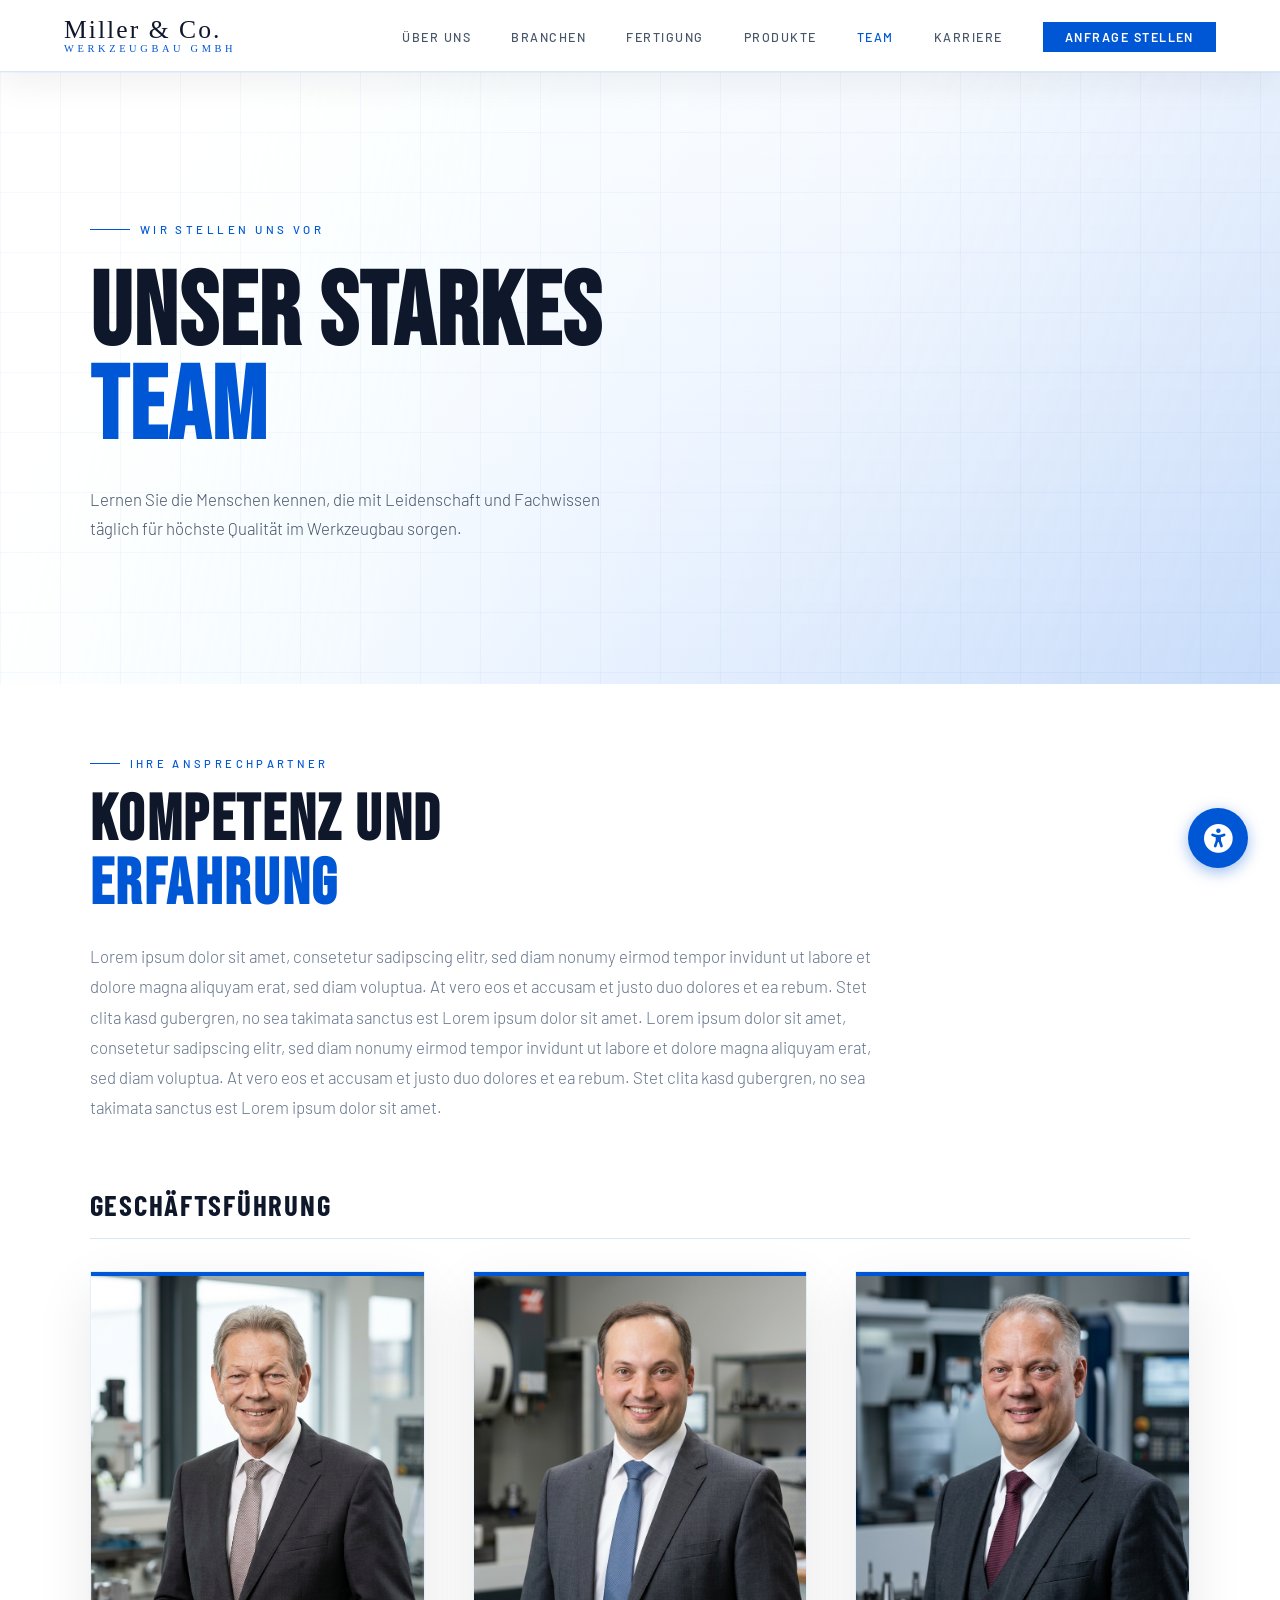
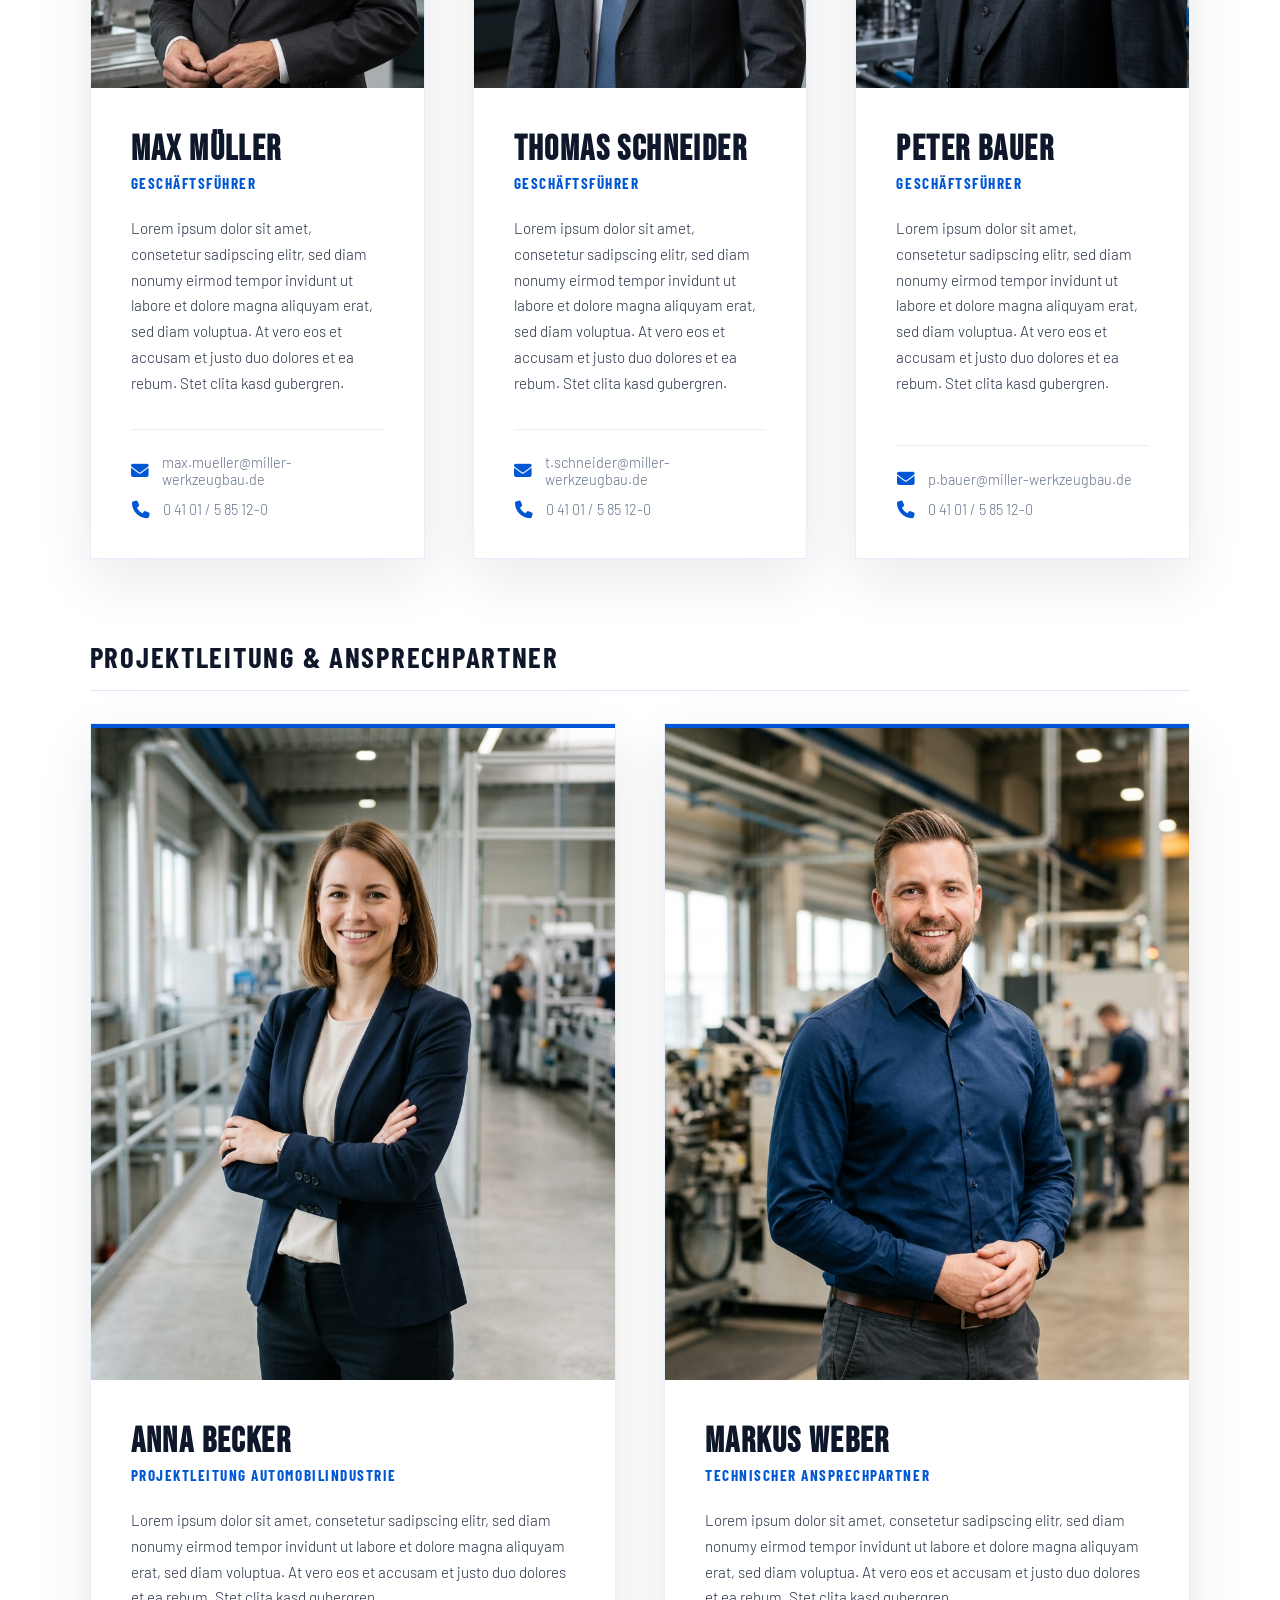
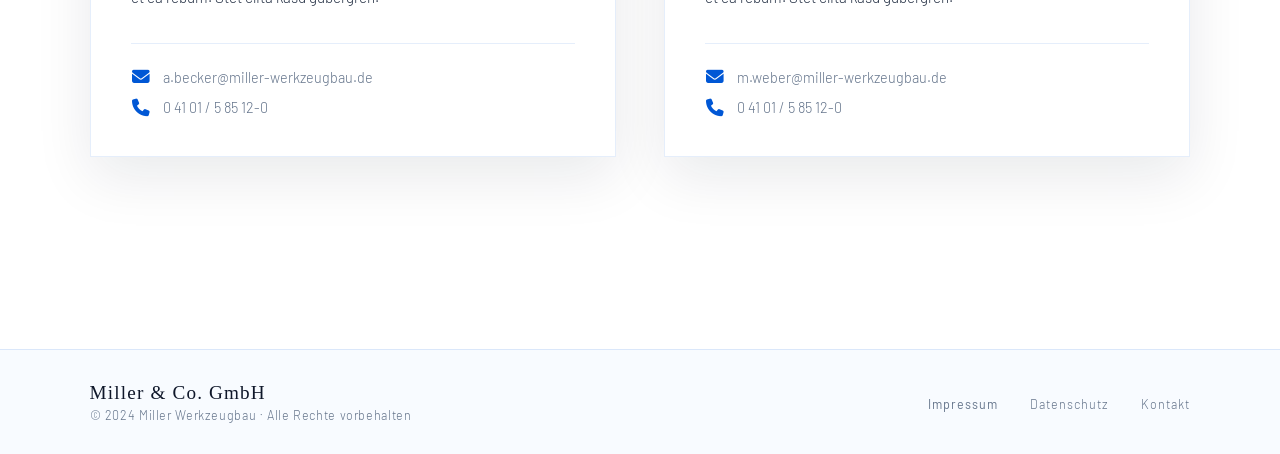
<file: MillerV3 - Kopie/team.html>
<!DOCTYPE html>
<html lang="de">

<head>
  <meta charset="UTF-8">
  <meta name="viewport" content="width=device-width, initial-scale=1.0">
  <title>Team – Miller & Co. GmbH</title>
  <link rel="preconnect" href="https://fonts.googleapis.com">
  <link
    href="https://fonts.googleapis.com/css2?family=Bebas+Neue&family=Barlow:wght@300;400;500;600&family=Barlow+Condensed:wght@600;700&display=swap"
    rel="stylesheet">
  <link rel="stylesheet" href="https://cdnjs.cloudflare.com/ajax/libs/font-awesome/6.4.0/css/all.min.css">
  <style>
    :root {
      --blue: #0057d5;
      --gold: var(--blue);
      --gold-light: #2f7df0;
      --dark: #ffffff;
      --dark2: #f7faff;
      --dark3: #eef4ff;
      --steel: #dbe8fb;
      --text: #243044;
      --muted: #64748b;
      --white: #0f172a;
      --surface: #ffffff;
      --line: rgba(0, 87, 213, 0.14);
      --shadow: 0 20px 55px rgba(15, 23, 42, 0.09);
    }

    * {
      margin: 0;
      padding: 0;
      box-sizing: border-box;
    }

    html {
      scroll-behavior: smooth;
    }

    body {
      background: linear-gradient(180deg, #ffffff 0%, #f7faff 100%);
      color: var(--text);
      font-family: 'Barlow', sans-serif;
      font-weight: 300;
      overflow-x: hidden;
    }

    /* ─── NAVBAR ─── */
    nav {
      position: fixed;
      top: 0;
      left: 0;
      right: 0;
      z-index: 100;
      padding: 0 5%;
      display: flex;
      align-items: center;
      justify-content: space-between;
      height: 72px;
      background: rgba(255, 255, 255, 0.92);
      backdrop-filter: blur(12px);
      border-bottom: 1px solid rgba(0, 87, 213, 0.15);
      box-shadow: 0 12px 35px rgba(15, 23, 42, 0.06);
      transition: all 0.3s;
    }

    .logo {
      display: flex;
      flex-direction: column;
      line-height: 1;
      text-decoration: none;
    }

    .logo-main {
      font-family: 'Times New Roman', Times, serif;
      font-size: 1.6rem;
      letter-spacing: 0.08em;
      color: var(--white);
    }

    .logo-sub {
      font-family: 'Times New Roman', Times, serif;
      font-size: 0.65rem;
      letter-spacing: 0.35em;
      color: var(--gold);
      text-transform: uppercase;
      margin-top: 1px;
    }

    .nav-links {
      display: flex;
      gap: 2.5rem;
      list-style: none;
    }

    .nav-links a {
      color: #475569;
      text-decoration: none;
      font-size: 0.78rem;
      font-weight: 500;
      letter-spacing: 0.12em;
      text-transform: uppercase;
      transition: color 0.2s;
      position: relative;
    }

    .nav-links a::after {
      content: '';
      position: absolute;
      bottom: -4px;
      left: 0;
      right: 0;
      height: 1px;
      background: var(--gold);
      transform: scaleX(0);
      transition: transform 0.2s;
    }

    .nav-links a:hover {
      color: var(--white);
    }

    .nav-links a:hover::after {
      transform: scaleX(1);
    }

    .nav-cta {
      background: var(--gold);
      color: var(--dark) !important;
      padding: 8px 22px;
      font-weight: 600 !important;
      letter-spacing: 0.1em;
    }

    .nav-cta::after {
      display: none !important;
    }

    .nav-cta:hover {
      background: var(--gold-light) !important;
      color: var(--dark) !important;
    }

    /* ─── SCROLL LINE ─── */
    .scroll-line {
      position: fixed;
      top: 0;
      left: 0;
      height: 2px;
      background: var(--gold);
      z-index: 999;
      width: 0%;
      transition: width 0.1s;
    }

    /* ─── SECTION BASE ─── */
    section {
      padding: 7rem 7%;
    }

    .section-tag {
      display: inline-flex;
      align-items: center;
      gap: 10px;
      margin-bottom: 1.2rem;
    }

    .section-tag span {
      font-size: 0.7rem;
      letter-spacing: 0.3em;
      text-transform: uppercase;
      color: var(--gold);
      font-weight: 500;
    }

    .section-tag::before {
      content: '';
      display: block;
      width: 30px;
      height: 1px;
      background: var(--gold);
    }

    .section-title {
      font-family: 'Bebas Neue', sans-serif;
      font-size: clamp(2.5rem, 5vw, 4.5rem);
      letter-spacing: 0.04em;
      line-height: 1;
      color: var(--white);
      margin-bottom: 1.5rem;
    }

    .section-title em {
      font-style: normal;
      color: var(--gold);
    }

    /* ─── HERO ─── */
    #hero {
      height: 68vh;
      min-height: 520px;
      position: relative;
      display: flex;
      align-items: center;
      overflow: hidden;
      margin-top: 72px;
      /* Offset for navbar */
      padding: 0 7%;
    }

    .hero-bg {
      position: absolute;
      inset: 0;
      background:
        linear-gradient(105deg, rgba(255, 255, 255, 0.96) 0%, rgba(247, 250, 255, 0.76) 36%, rgba(255, 255, 255, 0.18) 64%, rgba(0, 87, 213, 0.08) 100%),
        linear-gradient(180deg, rgba(0, 87, 213, 0.04) 0%, rgba(0, 87, 213, 0.14) 100%),
        url('https://images.unsplash.com/photo-1581092160607-ee22621dd758?w=1600&q=80') center 42%/cover no-repeat;
      filter: saturate(1.08) contrast(1.04);
    }

    .hero-grid {
      position: absolute;
      inset: 0;
      background-image:
        linear-gradient(rgba(0, 87, 213, 0.04) 1px, transparent 1px),
        linear-gradient(90deg, rgba(0, 87, 213, 0.04) 1px, transparent 1px);
      background-size: 60px 60px;
    }

    .hero-content {
      position: relative;
      max-width: 900px;
    }

    .hero-tag {
      display: inline-flex;
      align-items: center;
      gap: 10px;
      margin-bottom: 2rem;
      opacity: 0;
      animation: fadeUp 0.8s 0.3s forwards;
    }

    .hero-tag span {
      font-size: 0.72rem;
      letter-spacing: 0.3em;
      text-transform: uppercase;
      color: var(--gold);
      font-weight: 500;
    }

    .hero-tag::before {
      content: '';
      display: block;
      width: 40px;
      height: 1px;
      background: var(--gold);
    }

    .hero-title {
      font-family: 'Bebas Neue', sans-serif;
      font-size: clamp(4rem, 8vw, 8rem);
      line-height: 0.92;
      letter-spacing: 0.02em;
      color: var(--white);
      opacity: 0;
      animation: fadeUp 0.9s 0.5s forwards;
    }

    .hero-title em {
      font-style: normal;
      color: var(--gold);
    }

    .hero-sub {
      margin-top: 1.8rem;
      font-size: 1.05rem;
      font-weight: 300;
      color: #475569;
      max-width: 520px;
      line-height: 1.7;
      opacity: 0;
      animation: fadeUp 0.9s 0.7s forwards;
    }

    /* ─── TEAM SECTION ─── */
    #team {
      background: #ffffff;
      padding-top: 4rem;
    }

    .team-intro {
      max-width: 800px;
      font-size: 1.05rem;
      line-height: 1.8;
      color: var(--muted);
      margin-bottom: 4rem;
    }

    .team-category {
      font-family: 'Barlow Condensed', sans-serif;
      font-size: 1.8rem;
      font-weight: 700;
      color: var(--white);
      letter-spacing: 0.06em;
      text-transform: uppercase;
      margin-bottom: 2rem;
      padding-bottom: 1rem;
      border-bottom: 1px solid var(--line);
    }

    .team-grid {
      display: grid;
      grid-template-columns: repeat(auto-fit, minmax(300px, 1fr));
      gap: 3rem;
      margin-bottom: 5rem;
    }

    .team-card {
      background: var(--surface);
      border: 1px solid rgba(0, 87, 213, 0.1);
      box-shadow: var(--shadow);
      display: flex;
      flex-direction: column;
      overflow: hidden;
      position: relative;
      transition: all 0.4s ease;
    }

    .team-card::before {
      content: '';
      position: absolute;
      top: 0;
      left: 0;
      right: 0;
      height: 4px;
      background: var(--gold);
      transition: height 0.3s;
      z-index: 2;
    }

    .team-card:hover {
      transform: translateY(-8px);
      box-shadow: 0 30px 60px rgba(15, 23, 42, 0.12);
    }

    .team-card:hover::before {
      height: 8px;
    }

    .team-img-wrapper {
      width: 100%;
      aspect-ratio: 4 / 5;
      overflow: hidden;
      position: relative;
      background: var(--dark3);
    }

    .team-img {
      width: 100%;
      height: 100%;
      object-fit: cover;
      transition: transform 0.7s ease;
    }

    .team-card:hover .team-img {
      transform: scale(1.06);
    }

    .team-info {
      padding: 2.5rem;
      display: flex;
      flex-direction: column;
      flex-grow: 1;
    }

    .team-name {
      font-family: 'Bebas Neue', sans-serif;
      font-size: 2.2rem;
      color: var(--white);
      letter-spacing: 0.04em;
      margin-bottom: 0.2rem;
    }

    .team-role {
      font-family: 'Barlow Condensed', sans-serif;
      font-weight: 700;
      color: var(--gold);
      text-transform: uppercase;
      font-size: 0.95rem;
      letter-spacing: 0.1em;
      margin-bottom: 1.5rem;
    }

    .team-desc {
      font-size: 0.95rem;
      color: var(--text);
      line-height: 1.7;
      margin-bottom: 2rem;
      flex-grow: 1;
    }

    .team-contact {
      display: flex;
      flex-direction: column;
      gap: 0.8rem;
      padding-top: 1.5rem;
      border-top: 1px solid rgba(0, 87, 213, 0.1);
    }

    .team-contact a {
      color: var(--muted);
      text-decoration: none;
      font-size: 0.9rem;
      display: flex;
      align-items: center;
      gap: 12px;
      transition: color 0.2s;
    }

    .team-contact a:hover {
      color: var(--gold);
    }

    .team-contact i {
      color: var(--gold);
      font-size: 1.1rem;
      width: 20px;
      text-align: center;
    }

    /* ─── FOOTER ─── */
    footer {
      background: #f8fbff;
      border-top: 1px solid rgba(0, 87, 213, 0.12);
      padding: 2rem 7%;
      display: flex;
      align-items: center;
      justify-content: space-between;
      flex-wrap: wrap;
      gap: 1rem;
    }

    .footer-copy {
      font-size: 0.78rem;
      color: var(--muted);
      letter-spacing: 0.05em;
    }

    .footer-links {
      display: flex;
      gap: 2rem;
      list-style: none;
    }

    .footer-links a {
      font-size: 0.78rem;
      color: var(--muted);
      text-decoration: none;
      letter-spacing: 0.08em;
      transition: color 0.2s;
    }

    .footer-links a:hover {
      color: var(--gold);
    }

    /* ─── ANIMATIONS ─── */
    @keyframes fadeUp {
      from {
        opacity: 0;
        transform: translateY(28px);
      }

      to {
        opacity: 1;
        transform: translateY(0);
      }
    }

    .reveal {
      opacity: 0;
      transform: translateY(30px);
      transition: opacity 0.7s ease, transform 0.7s ease;
    }

    .reveal.visible {
      opacity: 1;
      transform: translateY(0);
    }

    /* ─── MODAL (IMPRESSUM) ─── */
    .footer-btn {
      background: none;
      border: none;
      padding: 0;
      font-size: 0.78rem;
      color: var(--muted);
      letter-spacing: 0.08em;
      cursor: pointer;
      font-family: inherit;
      transition: color 0.2s;
      text-transform: none;
    }

    .footer-btn:hover,
    .footer-btn:focus-visible {
      color: var(--gold);
      outline: 2px solid var(--gold);
      outline-offset: 4px;
    }

    .modal-dialog {
      padding: 2.5rem;
      border: none;
      border-radius: 8px;
      box-shadow: 0 20px 55px rgba(15, 23, 42, 0.2);
      background: var(--surface);
      color: var(--text);
      max-width: 600px;
      width: 90%;
      margin: auto;
    }

    .modal-dialog::backdrop {
      background: rgba(15, 23, 42, 0.6);
      backdrop-filter: blur(4px);
    }

    .modal-dialog h2 {
      font-family: 'Bebas Neue', sans-serif;
      font-size: 2.5rem;
      color: var(--white);
      letter-spacing: 0.04em;
      margin-bottom: 1.5rem;
    }

    .modal-dialog p {
      font-size: 0.95rem;
      line-height: 1.6;
      color: var(--muted);
      margin-bottom: 0.8rem;
    }

    .modal-dialog strong {
      color: var(--white);
      font-weight: 500;
    }

    .modal-close-btn {
      position: absolute;
      top: 1.5rem;
      right: 1.5rem;
      background: none;
      border: none;
      font-size: 1.8rem;
      line-height: 1;
      color: var(--muted);
      cursor: pointer;
      transition: color 0.2s;
      padding: 0.2rem;
    }

    .modal-close-btn:hover,
    .modal-close-btn:focus-visible {
      color: var(--gold);
      outline: 2px solid var(--gold);
      outline-offset: 2px;
    }

    /* ─── MOBILE ─── */
    @media (max-width: 900px) {
      .nav-links {
        display: none;
      }

      .team-grid {
        grid-template-columns: 1fr;
        gap: 2.5rem;
      }
    }

    /* ─── ACCESSIBILITY (A11Y) ─── */
    .a11y-toggle-btn {
      position: fixed;
      bottom: 2rem;
      right: 2rem;
      width: 60px;
      height: 60px;
      border-radius: 50%;
      background-color: var(--blue);
      color: var(--surface);
      border: none;
      box-shadow: 0 4px 15px rgba(0, 87, 213, 0.4);
      cursor: pointer;
      z-index: 10000;
      display: flex;
      align-items: center;
      justify-content: center;
      font-size: 1.8rem;
      transition: transform 0.3s, background-color 0.3s;
    }

    .a11y-toggle-btn:hover {
      transform: scale(1.1);
      background-color: var(--gold-light);
    }

    .a11y-panel {
      position: fixed;
      bottom: 6.5rem;
      right: 2rem;
      width: 320px;
      background: var(--surface);
      border-radius: 12px;
      box-shadow: 0 10px 40px rgba(15, 23, 42, 0.2);
      z-index: 9999;
      padding: 1.5rem;
      transform: translateY(20px);
      opacity: 0;
      pointer-events: none;
      transition: transform 0.3s ease, opacity 0.3s ease;
      border: 1px solid rgba(0, 87, 213, 0.1);
    }

    .a11y-panel.open {
      transform: translateY(0);
      opacity: 1;
      pointer-events: auto;
    }

    .a11y-header {
      display: flex;
      justify-content: space-between;
      align-items: center;
      margin-bottom: 1.2rem;
      border-bottom: 1px solid rgba(0, 87, 213, 0.1);
      padding-bottom: 0.8rem;
    }

    .a11y-header h3 {
      font-family: 'Bebas Neue', sans-serif;
      font-size: 1.5rem;
      color: var(--text);
      margin: 0;
      letter-spacing: 0.05em;
    }

    #a11y-close {
      background: none;
      border: none;
      font-size: 1.5rem;
      color: var(--muted);
      cursor: pointer;
      transition: color 0.2s;
    }

    #a11y-close:hover {
      color: var(--gold);
    }

    .a11y-options {
      display: flex;
      flex-direction: column;
      gap: 0.8rem;
    }

    .a11y-option-btn {
      background: var(--dark2);
      border: 1px solid rgba(0, 87, 213, 0.1);
      padding: 10px 15px;
      border-radius: 6px;
      font-family: 'Barlow', sans-serif;
      font-size: 0.95rem;
      color: var(--text);
      cursor: pointer;
      text-align: left;
      transition: all 0.2s;
      font-weight: 500;
    }

    .a11y-option-btn:hover {
      background: var(--dark3);
      border-color: rgba(0, 87, 213, 0.3);
    }

    .a11y-option-btn.active {
      background: var(--gold);
      color: var(--surface);
      border-color: var(--gold);
    }

    /* A11Y Helper Classes */
    body.a11y-high-contrast {
      background: #000 !important;
      color: #fff !important;
    }

    body.a11y-high-contrast * {
      background-color: #000 !important;
      color: #fff !important;
      border-color: #fff !important;
    }

    body.a11y-high-contrast img,
    body.a11y-high-contrast .hero-bg,
    body.a11y-high-contrast .industry-card-bg {
      filter: contrast(120%) grayscale(100%) !important;
    }

    body.a11y-high-contrast .a11y-option-btn.active {
      background-color: #fff !important;
      color: #000 !important;
    }

    body.a11y-dyslexia-font,
    body.a11y-dyslexia-font *:not(i):not(.fa-solid):not(.logo-main):not(.logo-sub):not(.contact-reference-logo):not(.contact-reference-icon):not(.industry-icon):not(.process-icon):not(.contact-icon):not(.about-badge-num) {
      font-family: "Comic Sans MS", "OpenDyslexic", sans-serif !important;
      letter-spacing: 0.01em !important;
      word-spacing: 0.03em !important;
      line-height: 1.55 !important;
    }

    body.a11y-reduce-motion *,
    body.a11y-reduce-motion *::before,
    body.a11y-reduce-motion *::after {
      animation-duration: 0.001ms !important;
      animation-iteration-count: 1 !important;
      transition-duration: 0.001ms !important;
      scroll-behavior: auto !important;
    }

    @media (max-width: 600px) {
      .a11y-panel {
        right: 1rem;
        left: 1rem;
        width: auto;
        bottom: 5.5rem;
      }

      .a11y-toggle-btn {
        bottom: 1.5rem;
        right: 1.5rem;
        width: 50px;
        height: 50px;
        font-size: 1.5rem;
      }
    }
  </style>
</head>

<body>

  <div class="scroll-line" id="scrollLine"></div>

  <!-- NAVBAR -->
  <nav>
    <a href="index.html" class="logo">
      <span class="logo-main">Miller & Co.</span>
      <span class="logo-sub">Werkzeugbau GmbH</span>
    </a>
    <ul class="nav-links">
      <li><a href="index.html#about">Über uns</a></li>
      <li><a href="index.html#industries">Branchen</a></li>
      <li><a href="index.html#processes">Fertigung</a></li>
      <li><a href="index.html#products">Produkte</a></li>
      <li><a href="team.html" style="color: var(--blue);">Team</a></li>
      <li><a href="karriere.html">Karriere</a></li>
      <li><a href="index.html#contact" class="nav-cta">Anfrage stellen</a></li>
    </ul>
  </nav>

  <!-- HERO -->
  <section id="hero">
    <div class="hero-bg"></div>
    <div class="hero-grid"></div>
    <div class="hero-content">
      <div class="hero-tag"><span>Wir stellen uns vor</span></div>
      <h1 class="hero-title">Unser starkes<br><em>Team</em></h1>
      <p class="hero-sub">Lernen Sie die Menschen kennen, die mit Leidenschaft und Fachwissen täglich für höchste
        Qualität im Werkzeugbau sorgen.</p>
    </div>
  </section>

  <!-- TEAM SECTION -->
  <section id="team">
    <div class="section-tag"><span>Ihre Ansprechpartner</span></div>
    <h2 class="section-title">Kompetenz und<br><em>Erfahrung</em></h2>

    <p class="team-intro reveal">
      Lorem ipsum dolor sit amet, consetetur sadipscing elitr, sed diam nonumy eirmod tempor invidunt ut labore et
      dolore magna aliquyam erat, sed diam voluptua. At vero eos et accusam et justo duo dolores et ea rebum. Stet clita
      kasd gubergren, no sea takimata sanctus est Lorem ipsum dolor sit amet. Lorem ipsum dolor sit amet, consetetur
      sadipscing elitr, sed diam nonumy eirmod tempor invidunt ut labore et dolore magna aliquyam erat, sed diam
      voluptua. At vero eos et accusam et justo duo dolores et ea rebum. Stet clita kasd gubergren, no sea takimata
      sanctus est Lorem ipsum dolor sit amet.
    </p>

    <div class="team-category reveal">Geschäftsführung</div>
    <div class="team-grid">
      <!-- GF 1 -->
      <div class="team-card reveal">
        <div class="team-img-wrapper">
          <img src="assets/images/team/geschaeftsfuehrer-1.jpg" alt="Max Müller" class="team-img">
        </div>
        <div class="team-info">
          <h3 class="team-name">Max Müller</h3>
          <div class="team-role">Geschäftsführer</div>
          <p class="team-desc">Lorem ipsum dolor sit amet, consetetur sadipscing elitr, sed diam nonumy eirmod tempor
            invidunt ut labore et dolore magna aliquyam erat, sed diam voluptua. At vero eos et accusam et justo duo
            dolores et ea rebum. Stet clita kasd gubergren.</p>
          <div class="team-contact">
            <a href="mailto:max.mueller@miller-werkzeugbau.de"><i class="fa-solid fa-envelope"></i>
              max.mueller@miller-werkzeugbau.de</a>
            <a href="tel:+494101585120"><i class="fa-solid fa-phone"></i> 0 41 01 / 5 85 12-0</a>
          </div>
        </div>
      </div>

      <!-- GF 2 -->
      <div class="team-card reveal">
        <div class="team-img-wrapper">
          <img src="assets/images/team/geschaeftsfuehrer-2.jpg" alt="Thomas Schneider" class="team-img">
        </div>
        <div class="team-info">
          <h3 class="team-name">Thomas Schneider</h3>
          <div class="team-role">Geschäftsführer</div>
          <p class="team-desc">Lorem ipsum dolor sit amet, consetetur sadipscing elitr, sed diam nonumy eirmod tempor
            invidunt ut labore et dolore magna aliquyam erat, sed diam voluptua. At vero eos et accusam et justo duo
            dolores et ea rebum. Stet clita kasd gubergren.</p>
          <div class="team-contact">
            <a href="mailto:t.schneider@miller-werkzeugbau.de"><i class="fa-solid fa-envelope"></i>
              t.schneider@miller-werkzeugbau.de</a>
            <a href="tel:+494101585120"><i class="fa-solid fa-phone"></i> 0 41 01 / 5 85 12-0</a>
          </div>
        </div>
      </div>

      <!-- GF 3 -->
      <div class="team-card reveal">
        <div class="team-img-wrapper">
          <img src="assets/images/team/geschaeftsfuehrer-3.png" alt="Peter Bauer" class="team-img">
        </div>
        <div class="team-info">
          <h3 class="team-name">Peter Bauer</h3>
          <div class="team-role">Geschäftsführer</div>
          <p class="team-desc">Lorem ipsum dolor sit amet, consetetur sadipscing elitr, sed diam nonumy eirmod tempor
            invidunt ut labore et dolore magna aliquyam erat, sed diam voluptua. At vero eos et accusam et justo duo
            dolores et ea rebum. Stet clita kasd gubergren.</p>
          <div class="team-contact">
            <a href="mailto:p.bauer@miller-werkzeugbau.de"><i class="fa-solid fa-envelope"></i>
              p.bauer@miller-werkzeugbau.de</a>
            <a href="tel:+494101585120"><i class="fa-solid fa-phone"></i> 0 41 01 / 5 85 12-0</a>
          </div>
        </div>
      </div>
    </div>

    <div class="team-category reveal">Projektleitung & Ansprechpartner</div>
    <div class="team-grid">
      <!-- AP 1 -->
      <div class="team-card reveal">
        <div class="team-img-wrapper">
          <img src="assets/images/team/ansprechpartner-1.jpg" alt="Anna Becker" class="team-img">
        </div>
        <div class="team-info">
          <h3 class="team-name">Anna Becker</h3>
          <div class="team-role">Projektleitung Automobilindustrie</div>
          <p class="team-desc">Lorem ipsum dolor sit amet, consetetur sadipscing elitr, sed diam nonumy eirmod tempor
            invidunt ut labore et dolore magna aliquyam erat, sed diam voluptua. At vero eos et accusam et justo duo
            dolores et ea rebum. Stet clita kasd gubergren.</p>
          <div class="team-contact">
            <a href="mailto:a.becker@miller-werkzeugbau.de"><i class="fa-solid fa-envelope"></i>
              a.becker@miller-werkzeugbau.de</a>
            <a href="tel:+494101585120"><i class="fa-solid fa-phone"></i> 0 41 01 / 5 85 12-0</a>
          </div>
        </div>
      </div>

      <!-- AP 2 -->
      <div class="team-card reveal">
        <div class="team-img-wrapper">
          <img src="assets/images/team/ansprechpartner-2.jpg" alt="Markus Weber" class="team-img">
        </div>
        <div class="team-info">
          <h3 class="team-name">Markus Weber</h3>
          <div class="team-role">Technischer Ansprechpartner</div>
          <p class="team-desc">Lorem ipsum dolor sit amet, consetetur sadipscing elitr, sed diam nonumy eirmod tempor
            invidunt ut labore et dolore magna aliquyam erat, sed diam voluptua. At vero eos et accusam et justo duo
            dolores et ea rebum. Stet clita kasd gubergren.</p>
          <div class="team-contact">
            <a href="mailto:m.weber@miller-werkzeugbau.de"><i class="fa-solid fa-envelope"></i>
              m.weber@miller-werkzeugbau.de</a>
            <a href="tel:+494101585120"><i class="fa-solid fa-phone"></i> 0 41 01 / 5 85 12-0</a>
          </div>
        </div>
      </div>
    </div>
  </section>

  <!-- FOOTER -->
  <footer>
    <div>
      <div class="logo-main"
        style="font-family:'Times New Roman', Times, serif; font-size:1.2rem; color:#0f172a; letter-spacing:0.06em;">
        Miller & Co. GmbH</div>
      <div class="footer-copy" style="margin-top:4px;">© 2024 Miller Werkzeugbau · Alle Rechte vorbehalten</div>
    </div>
    <ul class="footer-links">
      <li><button id="impressum-btn" class="footer-btn" aria-haspopup="dialog"
          aria-controls="impressum-dialog">Impressum</button></li>
      <li><a href="#">Datenschutz</a></li>
      <li><a href="index.html#contact">Kontakt</a></li>
    </ul>
  </footer>

  <dialog id="impressum-dialog" class="modal-dialog" aria-labelledby="impressum-title">
    <button id="impressum-close" class="modal-close-btn" aria-label="Schließen">&times;</button>
    <h2 id="impressum-title">Impressum</h2>
    <p><strong>Angaben gemäß §§ 5, 6 DDG:</strong></p>
    <p>
      Miller & Co GmbH<br>
      Werkzeugbau<br>
      Ossenpadd 20<br>
      25495 Kummerfeld
    </p>
    <p>
      <strong>Vertretungsberechtigter Geschäftsführer:</strong> Sven Jehne
    </p>
    <p>
      <strong>Tel:</strong> 04101 / 5 85 12-0<br>
      <strong>Fax:</strong> 04101 / 5 85 12-29<br>
      <strong>E-Mail:</strong> <a href="mailto:info@miller-werkzeugbau.de"
        style="color:var(--gold);text-decoration:none;">info@miller-werkzeugbau.de</a>
    </p>
    <p>
      <strong>Registergericht:</strong> Amtsgericht Pinneberg<br>
      <strong>Registernummer:</strong> HRB9139 Pi
    </p>
    <p>
      <strong>Umsatzsteuer-Identifikationsnummer gem. §27a UStG:</strong> DE 118608654
    </p>
    <p>
      <strong>Inhaltlich Verantwortlicher:</strong> Sven Jehne (Anschrift s.o.)
    </p>
  </dialog>

  <button id="a11y-toggle" class="a11y-toggle-btn" aria-label="Open Accessibility Menu" aria-expanded="false">
    <i class="fa-solid fa-universal-access"></i>
  </button>

  <div id="a11y-panel" class="a11y-panel" aria-hidden="true" role="dialog" aria-labelledby="a11y-panel-title">
    <div class="a11y-header">
      <h3 id="a11y-panel-title" data-i18n="a11y.panel_title">Barrierefreiheit (A11Y)</h3>
      <button id="a11y-close" aria-label="Close Accessibility Menu">
        <i class="fa-solid fa-xmark"></i>
      </button>
    </div>

    <div class="a11y-options">
      <button class="a11y-option-btn" id="a11y-hc" data-i18n="a11y.high_contrast">Hoher Kontrast</button>
      <button class="a11y-option-btn" id="a11y-txt-up" data-i18n="a11y.text_up">Text Vergrößern</button>
      <button class="a11y-option-btn" id="a11y-txt-reset" data-i18n="a11y.text_reset">Standard Text</button>
      <button class="a11y-option-btn" id="a11y-dys" data-i18n="a11y.dyslexia">Lesefreundliche Schrift</button>
      <button class="a11y-option-btn" id="a11y-anim" data-i18n="a11y.animations">Animationen stoppen</button>
    </div>
  </div>

  <script>
    // Scroll progress line
    window.addEventListener('scroll', () => {
      const progress = window.scrollY / (document.body.scrollHeight - window.innerHeight) * 100;
      document.getElementById('scrollLine').style.width = progress + '%';
    });

    // Reveal on scroll
    const observer = new IntersectionObserver((entries) => {
      entries.forEach(e => {
        if (e.isIntersecting) {
          e.target.classList.add('visible');
        }
      });
    }, { threshold: 0.12 });

    document.querySelectorAll('.reveal').forEach((el, i) => {
      el.style.transitionDelay = (i % 4) * 0.08 + 's';
      observer.observe(el);
    });

    // Impressum Dialog
    const impressumBtn = document.getElementById('impressum-btn');
    const impressumDialog = document.getElementById('impressum-dialog');
    const impressumClose = document.getElementById('impressum-close');

    if (impressumBtn && impressumDialog && impressumClose) {
      impressumBtn.addEventListener('click', () => {
        impressumDialog.showModal();
        document.body.style.overflow = 'hidden'; // Prevent background scrolling
      });

      impressumClose.addEventListener('click', () => {
        impressumDialog.close();
        document.body.style.overflow = '';
      });

      impressumDialog.addEventListener('close', () => {
        document.body.style.overflow = '';
      });

      impressumDialog.addEventListener('click', (e) => {
        const dialogDimensions = impressumDialog.getBoundingClientRect();
        if (
          e.clientX < dialogDimensions.left ||
          e.clientX > dialogDimensions.right ||
          e.clientY < dialogDimensions.top ||
          e.clientY > dialogDimensions.bottom
        ) {
          impressumDialog.close();
        }
      });
    }

    // A11Y JS
    const toggleBtn = document.getElementById('a11y-toggle');
    const a11yPanel = document.getElementById('a11y-panel');
    const a11yCloseBtn = document.getElementById('a11y-close');

    const hcBtn = document.getElementById('a11y-hc');
    const txtUpBtn = document.getElementById('a11y-txt-up');
    const txtResetBtn = document.getElementById('a11y-txt-reset');
    const dysBtn = document.getElementById('a11y-dys');
    const animBtn = document.getElementById('a11y-anim');

    let a11yState = JSON.parse(localStorage.getItem('a11yState')) || {
      highContrast: false,
      textScale: 0,
      dyslexia: false,
      reduceMotion: false
    };

    function saveA11yState() {
      localStorage.setItem('a11yState', JSON.stringify(a11yState));
    }

    function applyA11yState() {
      if (a11yState.highContrast) {
        document.body.classList.add('a11y-high-contrast');
        hcBtn.classList.add('active');
      } else {
        document.body.classList.remove('a11y-high-contrast');
        hcBtn.classList.remove('active');
      }

      if (a11yState.textScale > 0) {
        document.documentElement.style.fontSize = (100 + a11yState.textScale * 10) + '%';
        txtUpBtn.classList.add('active');
      } else {
        document.documentElement.style.fontSize = '100%';
        txtUpBtn.classList.remove('active');
      }

      if (a11yState.dyslexia) {
        document.body.classList.add('a11y-dyslexia-font');
        dysBtn.classList.add('active');
      } else {
        document.body.classList.remove('a11y-dyslexia-font');
        dysBtn.classList.remove('active');
      }

      if (a11yState.reduceMotion) {
        document.body.classList.add('a11y-reduce-motion');
        animBtn.classList.add('active');
      } else {
        document.body.classList.remove('a11y-reduce-motion');
        animBtn.classList.remove('active');
      }
    }

    function toggleA11yPanel(open) {
      if (open) {
        a11yPanel.classList.add('open');
        a11yPanel.setAttribute('aria-hidden', 'false');
        toggleBtn.setAttribute('aria-expanded', 'true');
      } else {
        a11yPanel.classList.remove('open');
        a11yPanel.setAttribute('aria-hidden', 'true');
        toggleBtn.setAttribute('aria-expanded', 'false');
      }
    }

    if (toggleBtn) {
      toggleBtn.addEventListener('click', () => {
        const isOpen = a11yPanel.classList.contains('open');
        toggleA11yPanel(!isOpen);
      });
      a11yCloseBtn.addEventListener('click', () => toggleA11yPanel(false));

      hcBtn.addEventListener('click', () => {
        a11yState.highContrast = !a11yState.highContrast;
        saveA11yState();
        applyA11yState();
      });

      txtUpBtn.addEventListener('click', () => {
        if (a11yState.textScale < 4) {
          a11yState.textScale++;
        }
        saveA11yState();
        applyA11yState();
      });

      txtResetBtn.addEventListener('click', () => {
        a11yState.textScale = 0;
        saveA11yState();
        applyA11yState();
      });

      dysBtn.addEventListener('click', () => {
        a11yState.dyslexia = !a11yState.dyslexia;
        saveA11yState();
        applyA11yState();
      });

      animBtn.addEventListener('click', () => {
        a11yState.reduceMotion = !a11yState.reduceMotion;
        saveA11yState();
        applyA11yState();
      });

      applyA11yState();
    }
  </script>
</body>

</html>
</file>
<file: MikeSengupta01/css/style.css>
/* SECURITY FIX: Google Fonts lokale Kopie – keine externen Font-Requests */
@font-face {
  font-family: 'Inter';
  src: url('../fonts/inter/inter-400.woff2') format('woff2');
  font-weight: 400;
  font-style: normal;
  font-display: swap;
}
@font-face {
  font-family: 'Inter';
  src: url('../fonts/inter/inter-500.woff2') format('woff2');
  font-weight: 500;
  font-style: normal;
  font-display: swap;
}
@font-face {
  font-family: 'Inter';
  src: url('../fonts/inter/inter-600.woff2') format('woff2');
  font-weight: 600;
  font-style: normal;
  font-display: swap;
}
@font-face {
  font-family: 'Oswald';
  src: url('../fonts/oswald/oswald-500.woff2') format('woff2');
  font-weight: 500;
  font-style: normal;
  font-display: swap;
}
@font-face {
  font-family: 'Oswald';
  src: url('../fonts/oswald/oswald-700.woff2') format('woff2');
  font-weight: 700;
  font-style: normal;
  font-display: swap;
}

:root {
    --bg-color: #0d0d0d;
    --bg-secondary: #1a1a1a;
    --text-primary: #ffffff;
    --text-secondary: #a0a0a0;
    --accent-gold: #d4af37;
    --accent-hover: #b8962c;
    
    --font-heading: 'Oswald', sans-serif;
    --font-body: 'Inter', sans-serif;

    --transition-fast: 0.2s ease;
    --transition-smooth: 0.4s cubic-bezier(0.4, 0, 0.2, 1);
}

* {
    margin: 0;
    padding: 0;
    box-sizing: border-box;
}

html {
    scroll-behavior: smooth;
    font-size: 100%;
    -webkit-text-size-adjust: 100%;
    text-size-adjust: 100%;
}

html.a11y-large-text {
    font-size: 137.5%;
}

body {
    background-color: var(--bg-color);
    color: var(--text-primary);
    font-family: var(--font-body);
    line-height: 1.6;
    overflow-x: hidden;
    overflow-wrap: break-word;
}

button,
input,
textarea,
select {
    font: inherit;
}

img,
svg {
    max-width: 100%;
}

/* Typography */
h1, h2, h3, h4, h5, h6 {
    font-family: var(--font-heading);
    text-transform: uppercase;
    font-weight: 700;
    line-height: 1.2;
}

h1 { font-size: clamp(2.6rem, 7vw, 4rem); letter-spacing: 0.04em; }
h2 { font-size: clamp(2rem, 5vw, 3rem); margin-bottom: 1.5rem; letter-spacing: 0.03em;}
h3 { font-size: clamp(1.25rem, 3vw, 1.5rem); margin-bottom: 1rem; }

.text-gold { color: var(--accent-gold); }

/* Buttons & Links */
a {
    text-decoration: none;
    color: var(--text-primary);
    transition: color var(--transition-fast);
}
a:hover {
    color: var(--accent-gold);
}

.btn-primary {
    display: inline-flex;
    align-items: center;
    justify-content: center;
    background-color: var(--accent-gold);
    color: #000;
    font-family: var(--font-heading);
    padding: 1rem 2rem;
    min-height: 2.75rem;
    max-width: 100%;
    text-transform: uppercase;
    font-weight: 700;
    letter-spacing: 0.04em;
    line-height: 1.2;
    text-align: center;
    white-space: normal;
    overflow-wrap: anywhere;
    border: none;
    cursor: pointer;
    transition: all var(--transition-fast);
    position: relative;
    overflow: hidden;
    z-index: 1;
}

.btn-primary::before {
    content: '';
    position: absolute;
    top: 0; left: 0; width: 100%; height: 100%;
    background-color: var(--accent-hover);
    transform: scaleX(0);
    transform-origin: right;
    transition: transform var(--transition-fast);
    z-index: -1;
}
.btn-primary:hover::before {
    transform: scaleX(1);
    transform-origin: left;
}
.btn-primary:hover {
    color: #000;
}

/* Layout Core */
section {
    padding: 6rem 10%;
}

/* Header & Nav */
.header {
    position: fixed;
    top: 0; left: 0; width: 100%;
    padding: 1.5rem 10%;
    display: flex;
    justify-content: space-between;
    align-items: center;
    gap: 1rem;
    flex-wrap: wrap;
    z-index: 1000;
    transition: background-color var(--transition-smooth), padding var(--transition-smooth);
}
.header.scrolled {
    background-color: rgba(13, 13, 13, 0.95);
    backdrop-filter: blur(10px);
    padding: 1rem 10%;
    border-bottom: 1px solid rgba(255,255,255,0.05);
}

.logo {
    display: flex;
    align-items: center;
    min-width: 0;
    transition: transform 0.2s ease;
}
.logo:hover {
    transform: scale(1.05);
}
.logo img {
    height: clamp(3.5rem, 8vw, 5.3125rem);
    width: auto;
    max-width: min(16rem, 42vw);
    object-fit: contain;
    border-radius: 4px; /* Slight rounding for integration */
}

.nav-links {
    display: flex;
    gap: 2rem;
    row-gap: 0.75rem;
    align-items: center;
    justify-content: flex-end;
    flex-wrap: wrap;
    list-style: none;
}
.nav-links a {
    display: inline-flex;
    align-items: center;
    min-height: 2.5rem;
    font-size: 0.9rem;
    text-transform: uppercase;
    font-family: var(--font-heading);
    letter-spacing: 0.04em;
    line-height: 1.2;
    text-align: center;
    white-space: normal;
}

/* Language Toggle UI */
.lang-switch {
    display: flex;
    align-items: center;
    gap: 0.5rem;
}
.lang-lbl {
    font-family: var(--font-heading);
    font-size: 0.85rem;
    color: var(--text-secondary);
    transition: color 0.3s;
}
.lang-lbl.active {
    color: var(--accent-gold);
    font-weight: 700;
}

.switch {
    position: relative;
    display: inline-block;
    flex: 0 0 auto;
    width: 2.5rem;
    height: 1.25rem;
}
.switch input { 
    opacity: 0;
    width: 0;
    height: 0;
}
.slider {
    position: absolute;
    cursor: pointer;
    top: 0; left: 0; right: 0; bottom: 0;
    background-color: transparent;
    border: 1px solid var(--accent-gold);
    transition: .4s;
    border-radius: 20px;
}
.slider:before {
    position: absolute;
    content: "";
    height: 0.75rem;
    width: 0.75rem;
    left: 0.25rem;
    bottom: 0.1875rem;
    background-color: var(--accent-gold);
    transition: .4s;
    border-radius: 50%;
}
input:checked + .slider:before {
    transform: translateX(1.25rem);
}

/* Mobile Menu Button */
.mobile-menu-btn {
    display: none;
    background: none;
    border: none;
    color: var(--text-primary);
    font-size: 1.5rem;
    min-width: 2.75rem;
    min-height: 2.75rem;
    line-height: 1;
    cursor: pointer;
}

/* Hero Section */
.hero {
    min-height: 100vh;
    display: grid;
    grid-template-columns: minmax(0, 0.95fr) minmax(min(100%, 26rem), 0.85fr);
    align-items: center;
    gap: clamp(2rem, 5vw, 5rem);
    position: relative;
    padding-top: 7rem;
    padding-bottom: 5rem;
    background-image: linear-gradient(rgba(0,0,0,0.6), rgba(0,0,0,0.9)), url('../images/hero_bg.png');
    background-size: cover;
    background-position: center;
    overflow: visible;
}

.hero-content {
    max-width: 800px;
    position: relative;
    z-index: 2;
}
.hero-subtitle {
    color: var(--accent-gold);
    font-family: var(--font-heading);
    text-transform: uppercase;
    letter-spacing: 3px;
    margin-bottom: 1rem;
    display: block;
}
.hero p {
    font-size: 1.2rem;
    color: var(--text-secondary);
    margin-bottom: 2rem;
    max-width: 600px;
    overflow-wrap: break-word;
}
.hero-showcase {
    position: relative;
    z-index: 1;
    display: grid;
    place-items: center;
    min-height: 650px; /* Scaled from 390px by 68% */
    perspective: 1200px;
}
.hero-showcase::before {
    content: '';
    position: absolute;
    width: 600px; /* Scaled from 360px by 68% */
    height: 600px; /* Scaled from 360px by 68% */
    border-radius: 50%;
    background: radial-gradient(circle, rgba(212, 175, 55, 0.18), rgba(212, 175, 55, 0.04) 42%, transparent 70%);
    filter: blur(8px);
    pointer-events: none;
}
.insta-vitrine {
    position: relative;
    width: min(100%, 600px); /* Scaled from 360px by 68% */
    height: 650px; /* Scaled from 390px by 68% */
    display: grid;
    place-items: center;
    perspective: 1200px;
    transform-style: preserve-3d;
    overflow: visible;
}
.insta-vitrine::after {
    content: '';
    position: absolute;
    inset: auto 15% 24px;
    height: 24px;
    border-radius: 50%;
    background: rgba(0,0,0,0.45);
    filter: blur(18px);
    transform: translateZ(-110px);
    pointer-events: none;
}
.insta-rotation {
    position: relative;
    width: 100%;
    height: 100%;
    transform-style: preserve-3d;
}
.hero-showcase .transformation-card {
    position: absolute;
    top: 50%;
    left: 50%;
    width: 320px; /* Scaled from 190px by 68% */
    max-width: 320px; /* Scaled from 190px by 68% */
    padding: 0.65rem;
    border: 1px solid rgba(212, 175, 55, 0.38);
    border-top: 2px solid var(--accent-gold);
    border-radius: 10px;
    background:
        linear-gradient(180deg, rgba(255,255,255,0.08), rgba(255,255,255,0.025)),
        var(--bg-secondary);
    box-shadow: 0 18px 42px rgba(0,0,0,0.54), 0 0 18px rgba(212, 175, 55, 0.10);
    text-align: center;
    opacity: 0.62;
    z-index: 1;
    backface-visibility: visible;
    transform-style: preserve-3d;
    transition:
        transform 1.15s cubic-bezier(0.2, 0.82, 0.2, 1),
        opacity 1.15s ease,
        filter 1.15s ease,
        box-shadow 1.15s ease;
    will-change: transform, opacity, filter;
}
.hero-showcase .transformation-card.is-center {
    opacity: 1;
    z-index: 3;
    filter: none;
    transform: translate(-50%, -50%) translateX(0) translateZ(130px) scale(1); /* translateZ scaled from 80px to 130px */
    box-shadow: 0 24px 56px rgba(0,0,0,0.62), 0 0 26px rgba(212, 175, 55, 0.16);
}
.hero-showcase .transformation-card.is-left {
    z-index: 2;
    filter: saturate(0.86) brightness(0.84);
    transform: translate(-50%, -50%) translateX(-62%) translateZ(-120px) scale(0.78); /* translateZ scaled from -70px to -120px */
}
.hero-showcase .transformation-card.is-right {
    z-index: 2;
    filter: saturate(0.86) brightness(0.84);
    transform: translate(-50%, -50%) translateX(62%) translateZ(-120px) scale(0.78); /* translateZ scaled from -70px to -120px */
}
.hero-showcase .transformation-card img {
    display: block;
    width: 100%;
    min-width: 0;
    height: 320px; /* Scaled from 190px by 68% */
    object-fit: contain;
    background-color: rgba(0, 0, 0, 0.2);
    border-radius: 7px;
}
.hero-showcase .transformation-card p {
    min-height: 2.5em;
    margin-top: 0.65rem;
    color: var(--accent-gold);
    font-family: var(--font-heading);
    font-size: 0.82rem;
    line-height: 1.25;
    letter-spacing: 1px;
    text-transform: uppercase;
    overflow-wrap: break-word;
}

/* About Section */
.about {
    background-color: var(--bg-secondary);
    display: grid;
    grid-template-columns: minmax(min(100%, 13.75rem), 0.9fr) minmax(min(100%, 19rem), 1.05fr) minmax(min(100%, 17rem), 0.85fr);
    align-items: center;
    gap: clamp(2rem, 4vw, 4rem);
    padding-inline: 7%;
}
.about-image {
    position: relative;
    transform: translateX(-1.5rem);
}
.about-image img {
    width: 100%;
    aspect-ratio: 4 / 5;
    object-fit: cover;
    object-position: center top;
    border-radius: 4px;
    box-shadow: 0 20px 40px rgba(0,0,0,0.5);
}
.about-image::after {
    content: '';
    position: absolute;
    bottom: -20px;
    right: -20px;
    width: 100%;
    height: 100%;
    border: 3px solid var(--accent-gold);
    z-index: -1;
}
.about-content {
    min-width: 0;
}
.about-content p {
    color: var(--text-secondary);
    margin-bottom: 2rem;
    font-size: 1.1rem;
}
.about-counter {
    display: grid;
    grid-template-columns: repeat(2, minmax(0, 1fr));
    gap: 1rem;
}
.counter-box {
    background: var(--bg-color);
    padding: 1.25rem;
    border-left: 3px solid var(--accent-gold);
    min-width: 0;
    overflow-wrap: break-word;
}
.counter-box h4 {
    font-size: clamp(1.9rem, 3vw, 2.5rem);
    color: var(--text-primary);
    margin-bottom: 0.5rem;
}
.counter-box span {
    font-size: 0.9rem;
    color: var(--text-secondary);
    text-transform: uppercase;
    letter-spacing: 1px;
}
.about-licenses {
    position: relative;
    overflow: hidden;
    align-self: stretch;
    display: flex;
    flex-direction: column;
    justify-content: center;
    padding: 2rem;
    border: 1px solid rgba(212, 175, 55, 0.28);
    border-radius: 4px;
    background:
        linear-gradient(145deg, rgba(255,255,255,0.055), rgba(255,255,255,0.015)),
        var(--bg-color);
    box-shadow: 0 24px 50px rgba(0,0,0,0.35);
}
.about-licenses::before {
    content: '';
    position: absolute;
    inset: 0 auto 0 0;
    width: 3px;
    background: var(--accent-gold);
}
.about-licenses::after {
    content: '';
    position: absolute;
    top: -70px;
    right: -70px;
    width: 160px;
    height: 160px;
    border: 1px solid rgba(212, 175, 55, 0.18);
    border-radius: 50%;
    pointer-events: none;
}
.license-kicker {
    display: inline-flex;
    width: fit-content;
    margin-bottom: 0.55rem;
    color: var(--accent-gold);
    font-family: var(--font-heading);
    font-size: 0.8rem;
    font-weight: 700;
    letter-spacing: 2px;
    text-transform: uppercase;
}
.about-licenses h3 {
    margin-bottom: 1.25rem;
    font-size: clamp(1.45rem, 2.5vw, 1.85rem);
}
.license-list {
    display: grid;
    gap: 0.8rem;
    list-style: none;
}
.license-item {
    display: grid;
    grid-template-columns: 1.625rem minmax(0, 1fr);
    align-items: start;
    column-gap: 0.8rem;
    padding: 0.85rem;
    border: 1px solid rgba(255,255,255,0.07);
    border-radius: 4px;
    background: rgba(255,255,255,0.035);
}
.license-item i {
    display: grid;
    place-items: center;
    width: 1.625rem;
    height: 1.625rem;
    border-radius: 50%;
    background: rgba(212, 175, 55, 0.14);
    color: var(--accent-gold);
    font-size: 0.78rem;
}
.license-item span {
    color: var(--text-primary);
    font-weight: 600;
    line-height: 1.35;
}
.license-item small {
    grid-column: 2;
    margin-top: 0.2rem;
    color: var(--text-secondary);
    font-size: 0.78rem;
    line-height: 1.35;
}
.license-item-muted {
    border-color: rgba(212, 175, 55, 0.18);
}
.license-item-muted span {
    color: var(--accent-gold);
}

/* Services */
.services {
    text-align: center;
}
.services-grid {
    display: grid;
    grid-template-columns: repeat(auto-fit, minmax(min(100%, 18rem), 1fr));
    gap: 2rem;
    margin-top: 3rem;
}
.service-card {
    background-color: var(--bg-secondary);
    padding: 3rem 2rem;
    transition: transform var(--transition-fast);
    border-top: 3px solid transparent;
    min-width: 0;
}
.service-card:hover {
    transform: translateY(-10px);
    border-color: var(--accent-gold);
}
.service-card i {
    font-size: 3rem;
    color: var(--accent-gold);
    margin-bottom: 1.5rem;
}
.service-card p {
    color: var(--text-secondary);
}

/* Results / Stats */
.results {
    background-color: var(--bg-secondary);
    text-align: center;
}
.results-grid {
    display: grid;
    grid-template-columns: repeat(3, minmax(0, 1fr));
    gap: 2rem;
    margin-top: 3rem;
}
.stat-item h3 {
    font-size: clamp(2.25rem, 7vw, 3.5rem);
    color: var(--accent-gold);
    margin-bottom: 0.5rem;
}
.stat-item p {
    font-family: var(--font-heading);
    text-transform: uppercase;
    letter-spacing: 1px;
    color: var(--text-secondary);
}

/* Why Choose Me */
.why-me {
    display: flex;
    gap: 4rem;
    align-items: center;
}
.why-content {
    flex: 1;
}
.why-list {
    list-style: none;
    margin-top: 2rem;
}
.why-list li {
    display: flex;
    align-items: flex-start;
    gap: 1rem;
    margin-bottom: 1rem;
    font-size: 1.1rem;
    background: var(--bg-secondary);
    padding: 1rem;
    border-radius: 4px;
}
.why-list li i {
    color: var(--accent-gold);
    flex: 0 0 auto;
    margin-top: 0.2em;
}

/* CTA */
.cta {
    text-align: center;
    background: linear-gradient(rgba(0,0,0,0.8), rgba(0,0,0,0.8)), url('../images/hero_bg.png') center/cover;
    padding: 8rem 10%;
}
.cta h2 {
    font-size: clamp(2.25rem, 7vw, 3.5rem);
}
.cta p {
    font-size: 1.2rem;
    color: var(--text-secondary);
    margin-bottom: 2rem;
}

/* Contact */
.contact {
    display: flex;
    justify-content: center;
    background-color: var(--bg-secondary);
}
.contact-form {
    width: 100%;
    max-width: 600px;
    background: var(--bg-color);
    padding: 3rem;
    border-radius: 8px;
    box-shadow: 0 10px 30px rgba(0,0,0,0.5);
}
.contact-form .input-group {
    margin-bottom: 1.5rem;
}
.contact-form input, .contact-form textarea {
    width: 100%;
    padding: 1rem;
    min-height: 3rem;
    background: transparent;
    border: 1px solid #333;
    color: var(--text-primary);
    font-family: var(--font-body);
    font-size: 1rem;
    line-height: 1.4;
    transition: border-color var(--transition-fast);
}
.contact-form input:focus, .contact-form textarea:focus {
    outline: none;
    border-color: var(--accent-gold);
}
.contact-form textarea {
    min-height: 9rem;
    height: auto;
    resize: vertical;
}

footer {
    text-align: center;
    padding: 2rem;
    background-color: #050505;
    color: var(--text-secondary);
    font-size: 0.9rem;
}

/* Animations */
.fade-in {
    opacity: 0;
    transform: translateY(30px);
    transition: opacity 0.6s ease-out, transform 0.6s ease-out;
}
.fade-in.appear {
    opacity: 1;
    transform: translateY(0);
}

/* Responsive */
@media (max-width: 992px) {
    h1 { font-size: clamp(2.3rem, 10vw, 3rem); }
    h2 { font-size: clamp(1.9rem, 8vw, 2.5rem); }

    .hero {
        min-height: auto;
        grid-template-columns: 1fr;
        gap: 3rem;
        padding-top: 7rem;
    }
    .hero-showcase {
        width: 100%;
        min-height: auto;
        perspective: none;
    }
    .hero-showcase::before,
    .insta-vitrine::after {
        display: none;
    }
    .insta-vitrine {
        width: 100%;
        height: auto;
        display: block;
        perspective: none;
        overflow-x: auto;
        overflow-y: visible;
        padding: 0.5rem 0.25rem 1.25rem;
        scrollbar-width: thin;
        scrollbar-color: var(--accent-gold) rgba(255,255,255,0.08);
    }
    .insta-rotation {
        width: max-content;
        height: auto;
        display: flex;
        gap: 1rem;
        animation: none;
        transform: none;
    }
    .hero-showcase .insta-rotation .transformation-card {
        position: relative;
        top: auto;
        left: auto;
        flex: 0 0 min(66vw, 340px); /* Scaled from 205px by 68% */
        width: min(66vw, 340px); /* Scaled from 205px by 68% */
        max-width: 340px; /* Scaled from 205px by 68% */
        transform: none;
        opacity: 1;
        filter: none;
        backface-visibility: visible;
    }
    .hero-showcase .transformation-card img {
        height: 320px; /* Scaled from 190px by 68% */
    }
    
    .about {
        grid-template-columns: 1fr;
        padding-inline: 10%;
    }
    .about-image {
        transform: none;
    }
    .about-image img {
        max-height: 560px;
    }
    .about-licenses {
        align-self: auto;
    }
    .why-me {
        flex-direction: column;
    }
    
    .results-grid {
        grid-template-columns: 1fr;
    }
    .about-image::after {
        display: none;
    }
}

@media (max-width: 768px) {
    .nav-links {
        position: fixed;
        top: 0; right: -100%; width: min(85vw, 24rem); height: 100dvh;
        background-color: rgba(13,13,13,0.98);
        backdrop-filter: blur(10px);
        flex-direction: column;
        justify-content: center;
        align-items: stretch;
        flex-wrap: nowrap;
        overflow-y: auto;
        padding: 6rem 1.25rem 2rem;
        transition: right 0.4s ease;
    }
    .nav-links a {
        justify-content: center;
        width: 100%;
    }
    .nav-links.active {
        right: 0;
    }
    .mobile-menu-btn {
        display: block;
        z-index: 1001;
    }
    .lang-switch {
        position: absolute;
        top: 2rem;
        align-self: center;
    }
    
    section { padding: 4rem 5%; }
    .header { padding: 1rem 5%; }
    .about {
        padding-inline: 5%;
    }
    .hero-showcase .transformation-card img {
        height: 320px; /* Scaled from 190px by 68% */
    }
    .about-counter {
        grid-template-columns: 1fr;
    }
    .about-licenses {
        padding: 1.5rem;
    }
}

/* --- Added Updates --- */
.urgency-badge {
    display: inline-block;
    background-color: rgba(212, 175, 55, 0.1);
    border: 1px solid var(--accent-gold);
    color: var(--text-primary);
    padding: 0.5rem 1rem;
    border-radius: 4px;
    font-size: 0.9rem;
    margin-bottom: 1rem;
    font-weight: bold;
}
.urgency-text {
    color: var(--accent-gold);
    font-weight: 500;
    margin-bottom: 1rem;
    font-size: 1.1rem;
}

.form-container {
    width: 100%;
    max-width: 800px;
    margin: 0 auto;
}
.iframe-wrapper {
    position: relative;
    width: 100%;
    height: 100%;
    overflow: hidden;
    border-radius: 8px;
    box-shadow: 0 10px 40px rgba(0,0,0,0.5);
    background: var(--bg-color);
}

.transformations {
    background-color: var(--bg-color);
}
.transformation-card {
    width: 100%;
    max-width: 400px;
    background: var(--bg-secondary);
    border-radius: 8px;
    padding: 1rem;
    box-shadow: 0 10px 30px rgba(0,0,0,0.5);
    text-align: center;
    border-top: 3px solid transparent;
    transition: transform var(--transition-fast), border-color var(--transition-fast);
}
.transformation-card:hover {
    transform: translateY(-10px);
    border-color: var(--accent-gold);
}
.transformation-card img {
    width: 100%;
    min-width: 0;
    border-radius: 4px;
}
.transformation-card p {
    font-family: var(--font-heading);
    color: var(--accent-gold);
    margin-top: 1rem;
    font-size: 1.1rem;
    letter-spacing: 1px;
    text-transform: uppercase;
}

/* Accessibility Styles */
::focus-visible {
    outline: 3px solid var(--accent-gold);
    outline-offset: 2px;
}
.skip-link {
    position: absolute;
    top: -4rem;
    left: 0;
    background: var(--accent-gold);
    color: #000;
    padding: 0.75rem;
    z-index: 10000;
    transition: top 0.2s;
    font-family: var(--font-heading);
    font-weight: bold;
}
.skip-link:focus { top: 0; }

.a11y-toggle-btn {
    position: fixed;
    bottom: 2rem;
    left: 2rem;
    background: var(--accent-gold);
    color: #000;
    border: 3px solid transparent;
    border-radius: 50%;
    width: clamp(3.5rem, 12vw, 4.25rem);
    height: clamp(3.5rem, 12vw, 4.25rem);
    font-size: clamp(1.4rem, 5vw, 2rem);
    cursor: pointer;
    box-shadow: 0 4px 15px rgba(0,0,0,0.5);
    z-index: 9999;
    display: flex;
    justify-content: center;
    align-items: center;
    transition: transform 0.2s;
}
.a11y-toggle-btn:hover, .a11y-toggle-btn:focus {
    transform: scale(1.1);
    outline: 2px solid #fff;
}

.a11y-panel {
    position: fixed;
    bottom: clamp(5.5rem, 18vh, 6.5rem);
    left: clamp(1rem, 4vw, 2rem);
    background: var(--bg-secondary);
    border: 2px solid var(--accent-gold);
    border-radius: 8px;
    padding: clamp(1rem, 3vw, 1.5rem);
    width: min(22rem, calc(100vw - 2rem));
    max-height: calc(100dvh - 7rem);
    overflow-y: auto;
    box-shadow: 0 10px 40px rgba(0,0,0,0.8);
    z-index: 9999;
    visibility: hidden;
    opacity: 0;
    transform: translateY(20px);
    transition: all 0.3s ease;
}
.a11y-panel.open {
    visibility: visible;
    opacity: 1;
    transform: translateY(0);
}
.a11y-header { display: flex; justify-content: space-between; align-items: flex-start; gap: 1rem; margin-bottom: 1rem; border-bottom: 1px solid var(--accent-gold); padding-bottom: 0.5rem; }
.a11y-header h3 { font-size: 1.2rem; margin: 0; }
#a11y-close { background: none; border: none; color: #fff; font-size: 1.5rem; cursor: pointer; min-width: 2.5rem; min-height: 2.5rem; line-height: 1; flex: 0 0 auto; }
.a11y-options { display: flex; flex-direction: column; gap: 0.5rem; }
.a11y-option-btn {
    background: var(--bg-color);
    color: var(--text-primary);
    border: 1px solid #333;
    padding: 0.625rem;
    min-height: 2.75rem;
    text-align: left;
    cursor: pointer;
    border-radius: 4px;
    transition: background 0.2s;
    font-size: 1rem;
    line-height: 1.3;
    display: flex;
    align-items: flex-start;
    gap: 0.5rem;
    white-space: normal;
    overflow-wrap: anywhere;
}
.a11y-option-btn i {
    flex: 0 0 1.25em;
    margin-top: 0.05em;
}
.a11y-option-btn:hover, .a11y-option-btn:focus { background: var(--accent-gold); color: #000; }
.a11y-option-btn.active { background: var(--accent-hover); color: #000; border-color: var(--accent-gold); font-weight: bold; }

html.a11y-large-text .hero {
    min-height: auto;
}

html.a11y-large-text .hero,
html.a11y-large-text .about,
html.a11y-large-text .why-me {
    align-items: start;
}

html.a11y-large-text .hero-showcase .transformation-card p {
    min-height: auto;
}

html.a11y-large-text .service-card,
html.a11y-large-text .contact-form,
html.a11y-large-text .form-container,
html.a11y-large-text .modal-container,
html.a11y-large-text .a11y-panel {
    overflow-wrap: anywhere;
}

@media (max-width: 480px) {
    .a11y-toggle-btn {
        bottom: 1rem;
        left: 1rem;
    }

    .a11y-panel {
        right: 1rem;
        left: 1rem;
        bottom: 5.25rem;
        width: auto;
    }

    .modal {
        align-items: flex-start;
    }
}

/* A11Y Modifiers */
body.a11y-high-contrast {
    --bg-color: #000 !important;
    --bg-secondary: #000 !important;
    --text-primary: #ffff00 !important;
    --text-secondary: #fff !important;
    --accent-gold: #ffff00 !important;
    --accent-hover: #fff !important;
}
body.a11y-high-contrast * {
    border-color: #ffff00 !important;
}
body.a11y-dyslexia * {
    font-family: Arial, Helvetica, sans-serif !important;
    letter-spacing: 1px !important;
    line-height: 1.8 !important;
}
body.a11y-no-animations *,
body.a11y-no-animations *::before,
body.a11y-no-animations *::after {
    transition: none !important;
    animation: none !important;
}

body.a11y-no-animations .service-card:hover, 
body.a11y-no-animations .transformation-card:hover {
    transform: none !important;
    box-shadow: 0 10px 30px rgba(0,0,0,0.5) !important;
}

body.a11y-no-animations .btn-primary:active {
    transform: scale(0.98);
}
body.a11y-no-animations .btn-primary::before {
    display: none !important;
}
body.a11y-no-animations #tsparticles {
    display: none !important;
}
body.a11y-no-animations .insta-vitrine {
    width: 100%;
    height: auto;
    display: block;
    perspective: none;
    overflow-x: auto;
    padding: 0.5rem 0.25rem 1.25rem;
}
body.a11y-no-animations .insta-rotation {
    width: max-content;
    height: auto;
    display: flex;
    gap: 1rem;
    animation: none !important;
    transform: none !important;
}
body.a11y-no-animations .hero-showcase {
    min-height: auto;
    perspective: none;
}
body.a11y-no-animations .hero-showcase::before,
body.a11y-no-animations .insta-vitrine::after {
    display: none;
}
body.a11y-no-animations .hero-showcase .insta-rotation .transformation-card {
    position: relative;
    top: auto;
    left: auto;
    flex: 0 0 min(66vw, 340px); /* Scaled from 205px by 68% */
    width: min(66vw, 340px); /* Scaled from 205px by 68% */
    max-width: 340px; /* Scaled from 205px by 68% */
    opacity: 1;
    filter: none;
    transform: none !important;
    backface-visibility: visible;
}

#tsparticles {
    position: fixed;
    top: 0;
    left: 0;
    width: 100vw;
    height: 100vh;
    z-index: 0;
    pointer-events: none; /* Allows clicking through the canvas */
}

/* Ensure foreground content stays above particles */
.header, section, footer {
    position: relative;
    z-index: 10;
}

.service-card, .transformation-card {
    position: relative;
    z-index: 2;
    transition: transform 0.4s cubic-bezier(0.175, 0.885, 0.32, 1.275), box-shadow 0.4s ease;
}

.service-card:hover, .transformation-card:hover {
    transform: translateY(-12px) scale(1.02);
    box-shadow: 0 20px 50px rgba(212, 175, 55, 0.15) !important;
}

@media (prefers-reduced-motion: reduce) {
    .insta-vitrine {
        width: 100%;
        height: auto;
        display: block;
        perspective: none;
        overflow-x: auto;
        padding: 0.5rem 0.25rem 1.25rem;
    }
    .insta-rotation {
        width: max-content;
        height: auto;
        display: flex;
        gap: 1rem;
        animation: none;
        transform: none;
    }
    .hero-showcase {
        min-height: auto;
        perspective: none;
    }
    .hero-showcase::before,
    .insta-vitrine::after {
        display: none;
    }
    .hero-showcase .insta-rotation .transformation-card {
        position: relative;
        top: auto;
        left: auto;
        flex: 0 0 min(66vw, 340px); /* Scaled from 205px by 68% */
        width: min(66vw, 340px); /* Scaled from 205px by 68% */
        max-width: 340px; /* Scaled from 205px by 68% */
        opacity: 1;
        filter: none;
        transform: none;
        backface-visibility: visible;
    }
}

/* Imprint Modal Styles */
.modal {
    position: fixed;
    top: 0;
    left: 0;
    width: 100vw;
    height: 100dvh;
    z-index: 10005; /* Higher than header (1000) and accessibility (9999) */
    display: flex;
    justify-content: center;
    align-items: center;
    padding: 1rem;
    overflow-y: auto;
    visibility: hidden;
    opacity: 0;
    pointer-events: none;
    transition: opacity 0.3s ease, visibility 0.3s ease;
}

.modal.open {
    visibility: visible;
    opacity: 1;
    pointer-events: all;
}

.modal-overlay {
    position: absolute;
    top: 0;
    left: 0;
    width: 100%;
    height: 100%;
    background-color: rgba(13, 13, 13, 0.85);
    backdrop-filter: blur(8px);
}

.modal-container {
    position: relative;
    z-index: 10006;
    background-color: var(--bg-secondary);
    border: 2px solid var(--accent-gold);
    border-radius: 8px;
    width: min(100%, 32rem);
    max-height: calc(100dvh - 2rem);
    overflow-y: auto;
    padding: clamp(1.25rem, 4vw, 2rem);
    box-shadow: 0 20px 50px rgba(0,0,0,0.8), 0 0 25px rgba(212, 175, 55, 0.15);
    transform: scale(0.9) translateY(20px);
    transition: transform 0.3s cubic-bezier(0.34, 1.56, 0.64, 1);
}

.modal.open .modal-container {
    transform: scale(1) translateY(0);
}

.modal-header {
    display: flex;
    justify-content: space-between;
    align-items: flex-start;
    gap: 1rem;
    border-bottom: 1px solid rgba(212, 175, 55, 0.2);
    padding-bottom: 0.75rem;
    margin-bottom: 1.25rem;
}

.modal-header h3 {
    margin: 0;
    font-size: 1.5rem;
    color: var(--text-primary);
}

.modal-close {
    background: none;
    border: none;
    color: var(--text-primary);
    font-size: 1.5rem;
    min-width: 2.5rem;
    min-height: 2.5rem;
    display: grid;
    place-items: center;
    flex: 0 0 auto;
    line-height: 1;
    cursor: pointer;
    transition: color var(--transition-fast), transform var(--transition-fast);
}

.modal-close:hover {
    color: var(--accent-gold);
    transform: scale(1.1);
}

.modal-body {
    color: var(--text-primary);
    font-size: 1.05rem;
    line-height: 1.6;
    overflow-wrap: anywhere;
}

.modal-body p {
    margin-bottom: 0.5rem;
}

.modal-body .imprint-name {
    font-family: var(--font-heading);
    font-size: 1.25rem;
    color: var(--accent-gold);
    text-transform: uppercase;
    letter-spacing: 1px;
    margin-bottom: 0.75rem;
}

.imprint-divider {
    width: 50px;
    height: 2px;
    background-color: var(--accent-gold);
    margin: 1.25rem 0;
}

.modal-body a {
    color: var(--text-primary);
    border-bottom: 1px dashed var(--accent-gold);
    transition: color var(--transition-fast), border-color var(--transition-fast);
}

.modal-body a:hover {
    color: var(--accent-gold);
    border-bottom-style: solid;
}
</file>
